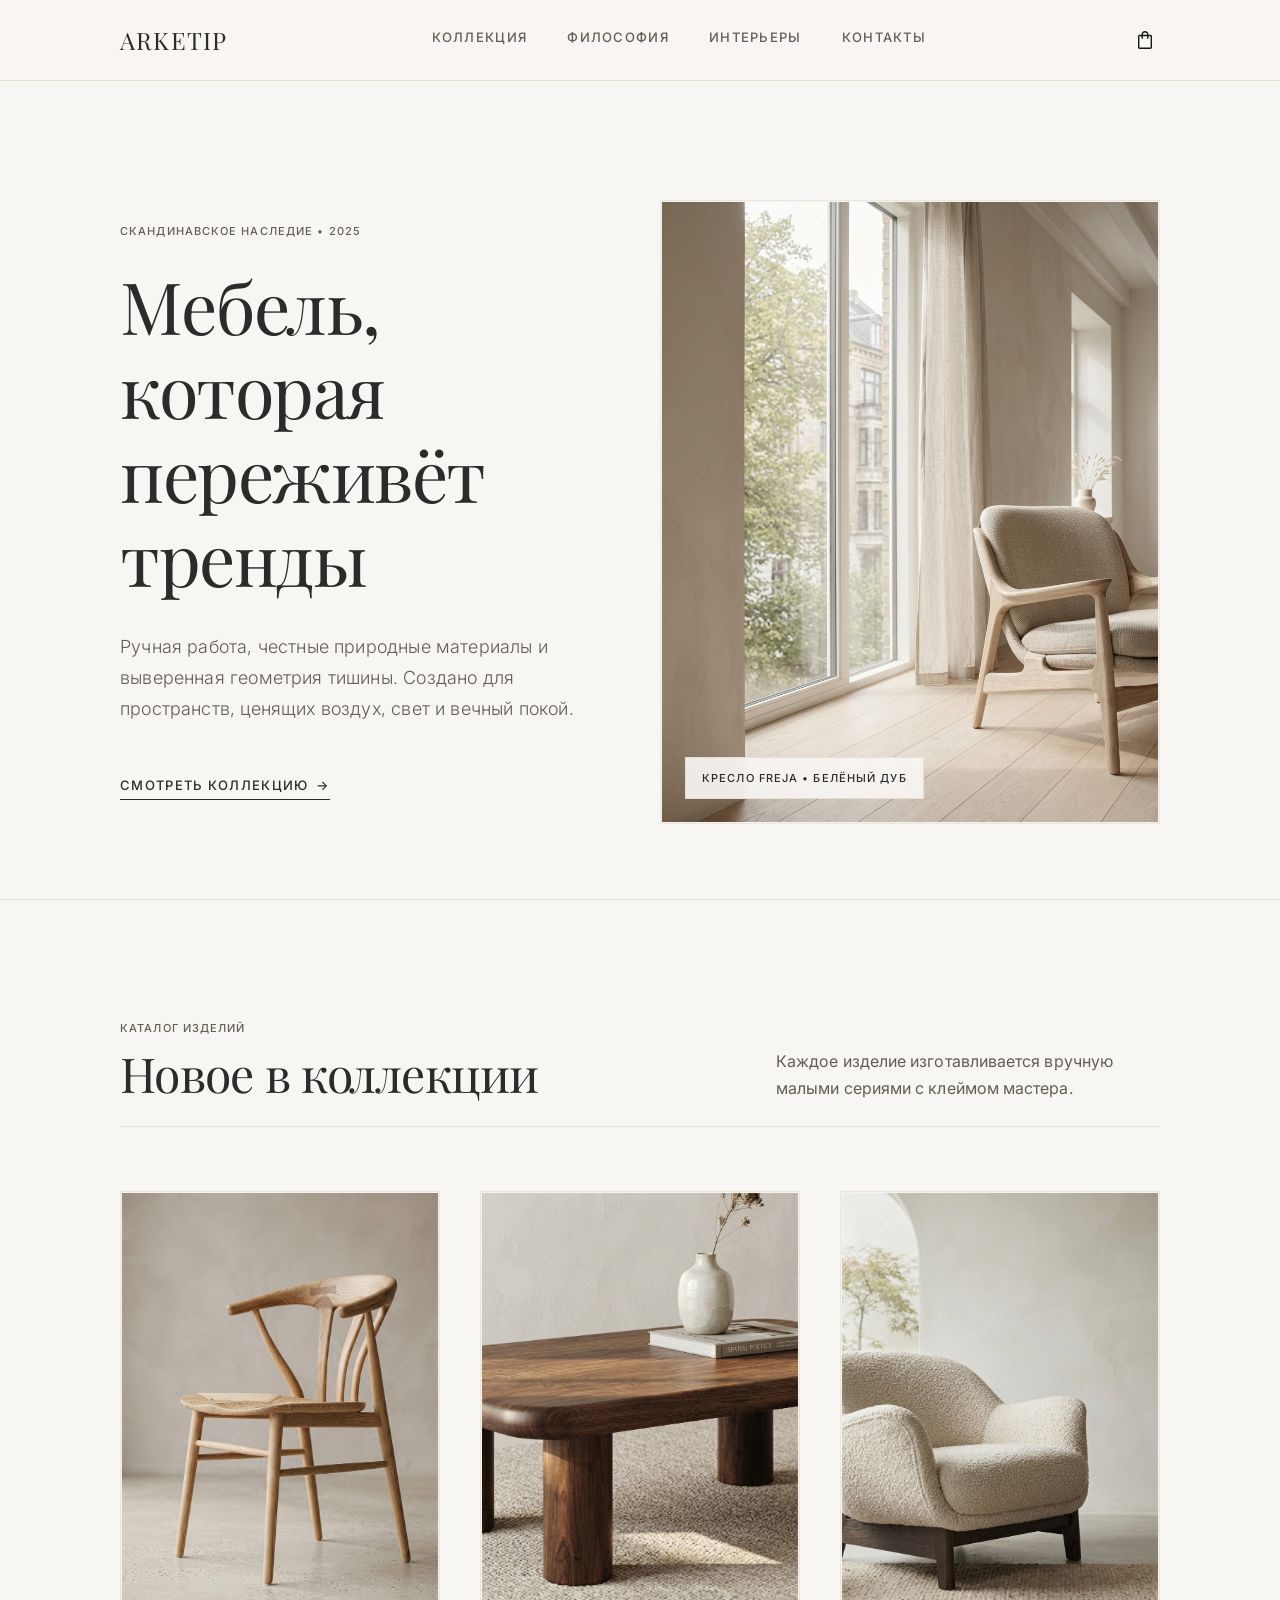
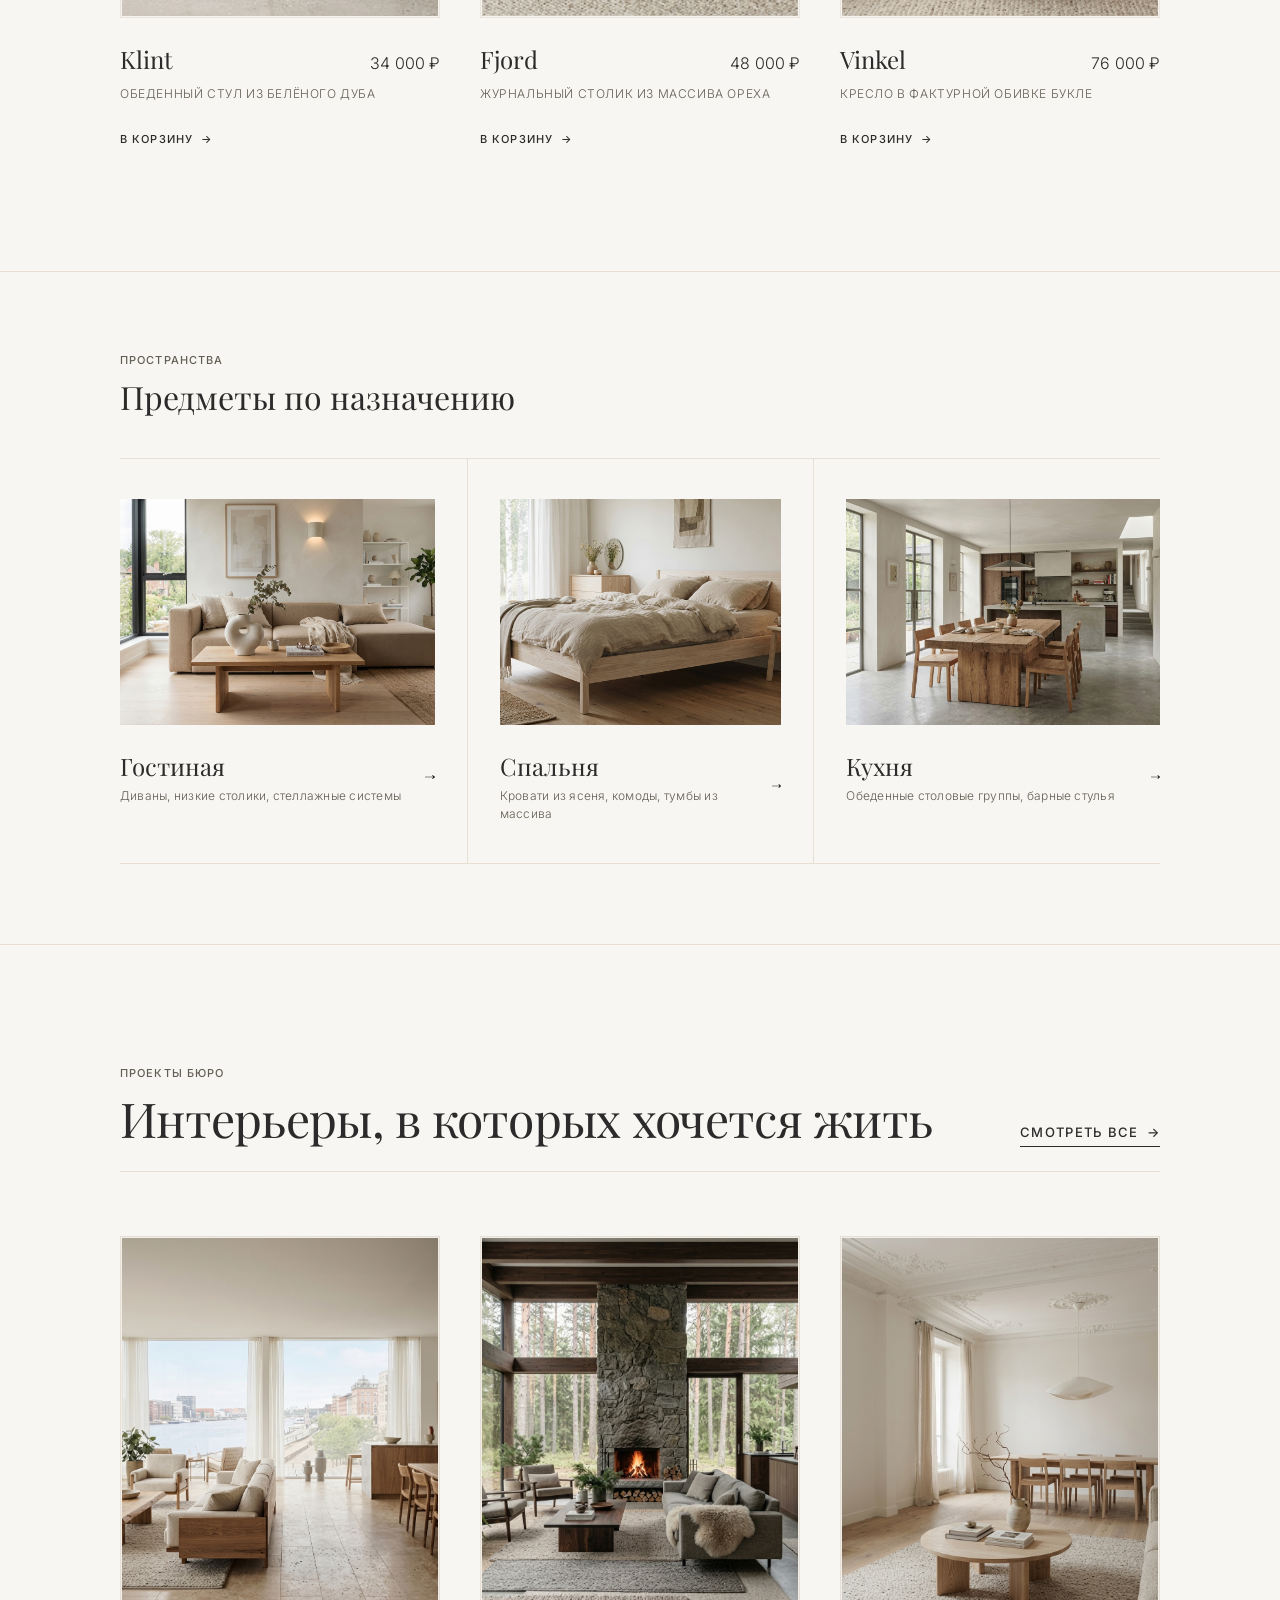
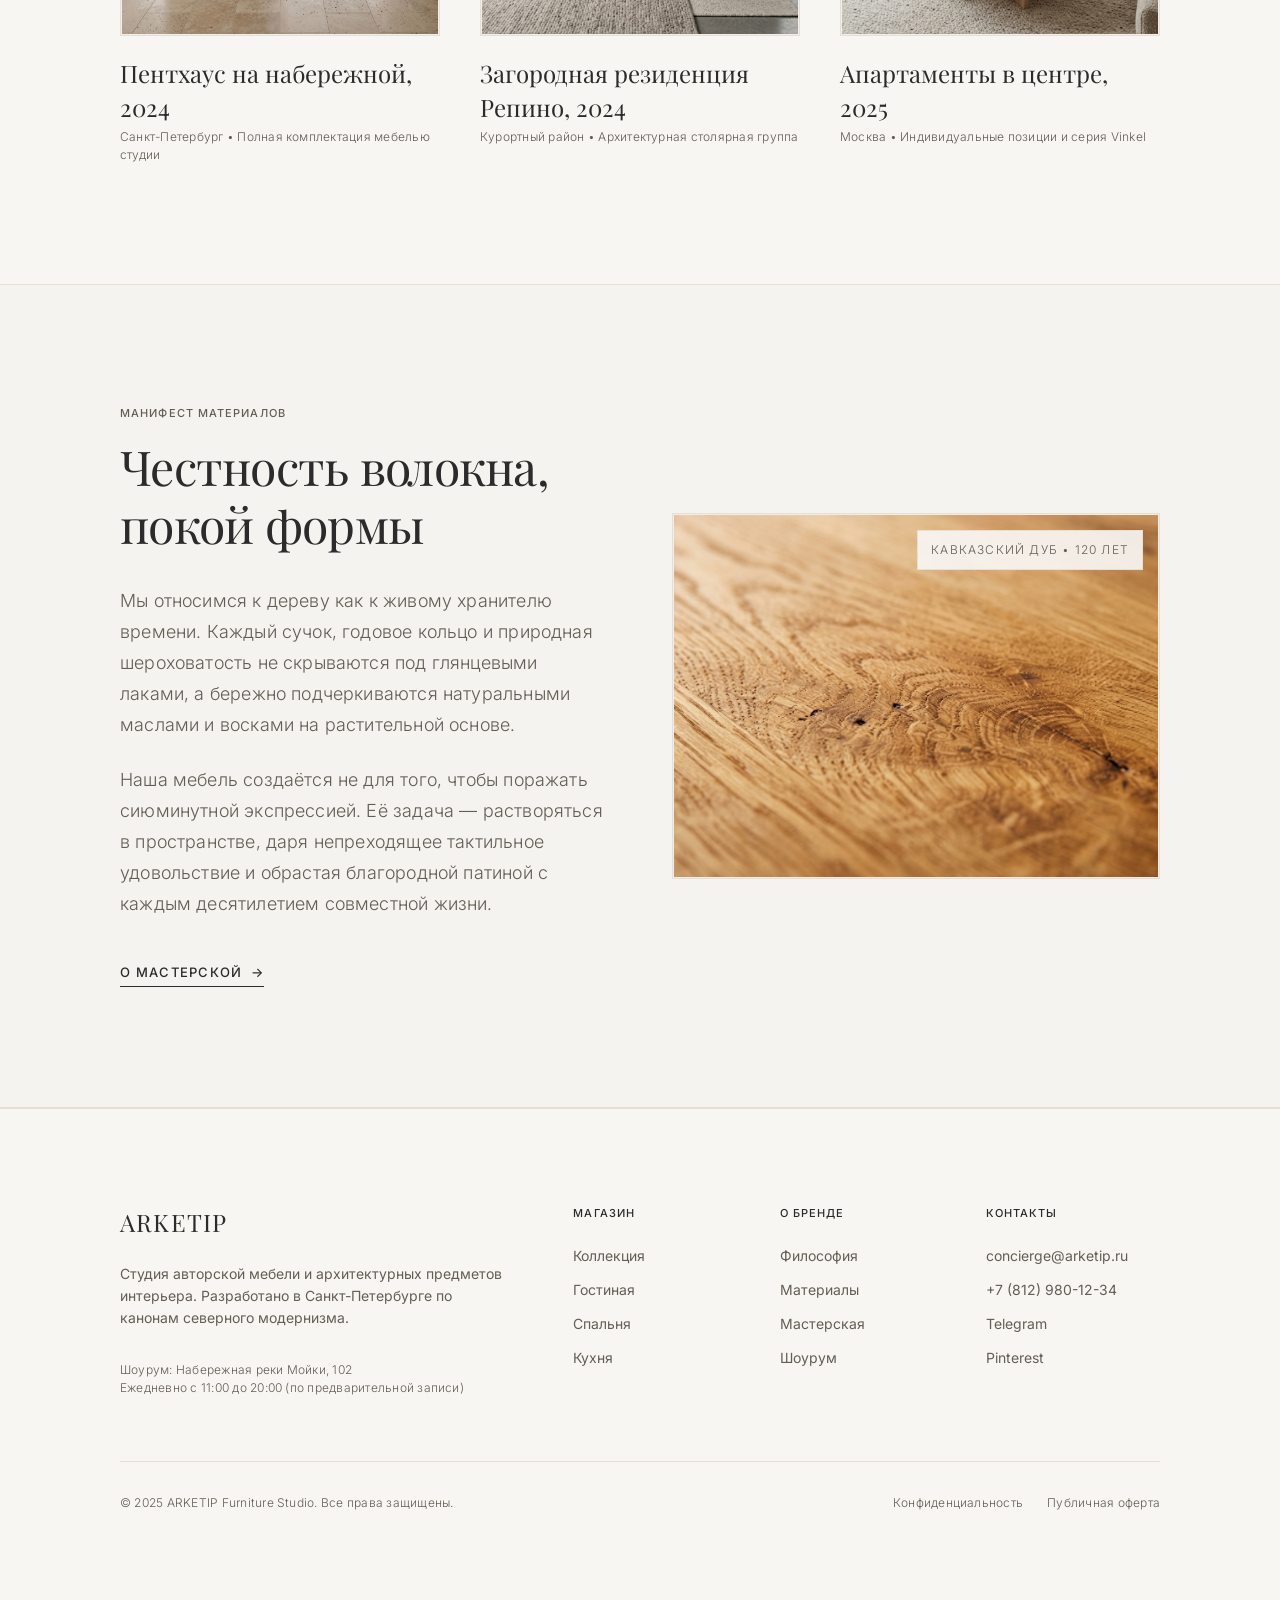
<file: index.html>
<!DOCTYPE html>
<html lang="ru">
<head>
  <meta charset="UTF-8">
  <meta name="viewport" content="width=device-width, initial-scale=1.0">
  <title>ARKETIP — студия авторской мебели</title>
  <meta name="description" content="Мебель ручной работы из натуральных материалов. Студия авторской мебели ARKETIP, Санкт-Петербург.">
  <link rel="preconnect" href="https://fonts.googleapis.com">
  <link rel="preconnect" href="https://fonts.gstatic.com" crossorigin>
  <link href="https://fonts.googleapis.com/css2?family=Inter:wght@300;400;500&family=Playfair+Display:wght@400&display=swap&subset=cyrillic" rel="stylesheet">
  <link rel="stylesheet" href="css/style.css">
</head>
<body class="page-home">

  <!-- 1. Шапка -->
  <header class="header">
    <div class="container header__inner">
      <button class="burger" type="button" aria-label="Открыть меню" aria-expanded="false" aria-controls="mobile-menu">
        <span class="burger__line"></span>
      </button>

      <a href="index.html" class="logo">ARKETIP</a>

      <nav class="nav" aria-label="Основная навигация">
        <ul class="nav__list">
          <li><a href="collection.html" class="nav__link">Коллекция</a></li>
          <li><a href="philosophy.html" class="nav__link">Философия</a></li>
          <li><a href="interiors.html" class="nav__link">Интерьеры</a></li>
          <li><a href="contacts.html" class="nav__link">Контакты</a></li>
        </ul>
      </nav>

      <a href="cart.html" class="cart-btn" aria-label="Корзина покупок">
        <img src="images/icon-bag.svg" width="13.75" height="17.42" alt="">
        <span class="cart-btn__count" hidden>0</span>
      </a>
    </div>
  </header>

  <!-- Мобильное меню -->
  <div class="mobile-menu" id="mobile-menu">
    <nav class="mobile-menu__inner" aria-label="Мобильная навигация">
      <p class="mobile-menu__label">Меню студии</p>
      <ul class="mobile-menu__list">
        <li><a href="collection.html" class="mobile-menu__link">Коллекция</a></li>
        <li><a href="#categories" class="mobile-menu__link">Категории</a></li>
        <li><a href="interiors.html" class="mobile-menu__link">Интерьеры</a></li>
        <li><a href="philosophy.html" class="mobile-menu__link">Философия</a></li>
        <li><a href="contacts.html" class="mobile-menu__link">Контакты</a></li>
      </ul>
      <div class="mobile-menu__footer">
        <address>Шоурум в Санкт-Петербурге:<br>Набережная реки Мойки, 102</address>
        <p><a href="tel:+78129801234">+7 (812) 980-12-34</a> • <a href="mailto:concierge@arketip.ru">concierge@arketip.ru</a></p>
      </div>
    </nav>
  </div>

  <main>

    <!-- 2. Hero -->
    <section class="hero">
      <div class="container hero__grid">
        <div class="hero__content">
          <p class="eyebrow">Скандинавское наследие • 2025</p>
          <h1 class="hero__title">Мебель, которая переживёт тренды</h1>
          <p class="hero__text">
            Ручная работа, честные природные материалы и выверенная геометрия тишины.
            Создано для пространств, ценящих воздух, свет и вечный покой.
          </p>
          <a href="collection.html" class="link-arrow">Смотреть коллекцию <span aria-hidden="true">→</span></a>
        </div>

        <figure class="hero__visual">
          <img src="images/hero-freja.jpg" alt="Кресло Freja из белёного дуба в светлом интерьере">
          <figcaption class="hero__caption">Кресло Freja • Белёный дуб</figcaption>
        </figure>
      </div>
    </section>

    <!-- 3. Новинки -->
    <section class="section products">
      <div class="container">
        <div class="section-head">
          <div>
            <p class="eyebrow">Каталог изделий</p>
            <h2 class="section-title">Новое в коллекции</h2>
          </div>
          <p class="section-head__text">
            Каждое изделие изготавливается вручную малыми сериями с клеймом мастера.
          </p>
          <p class="products__counter" aria-hidden="true"><span data-products-current>01</span> / <span data-products-total>03</span></p>
        </div>

        <div class="products__grid">
          <article class="product-card" data-product="klint">
            <div class="product-card__image">
              <img src="images/Gemini_Generated_Image_ycqzouycqzouycqz.jpg" alt="Обеденный стул Klint из белёного дуба" loading="lazy">
              <span class="product-card__badge">Дуб</span>
            </div>
            <div class="product-card__head">
              <h3 class="product-card__title">Klint</h3>
              <p class="product-card__price">34 000 ₽</p>
            </div>
            <p class="product-card__desc">Обеденный стул из белёного дуба</p>
            <button class="product-card__cart" type="button">В корзину <span aria-hidden="true">→</span></button>
          </article>

          <article class="product-card" data-product="fjord">
            <div class="product-card__image">
              <img src="images/Gemini_Generated_Image_w0w4o5w0w4o5w0w4.jpg" alt="Журнальный столик Fjord из массива ореха" loading="lazy">
              <span class="product-card__badge">Орех</span>
            </div>
            <div class="product-card__head">
              <h3 class="product-card__title">Fjord</h3>
              <p class="product-card__price">48 000 ₽</p>
            </div>
            <p class="product-card__desc">Журнальный столик из массива ореха</p>
            <button class="product-card__cart" type="button">В корзину <span aria-hidden="true">→</span></button>
          </article>

          <article class="product-card" data-product="vinkel">
            <div class="product-card__image">
              <img src="images/Gemini_Generated_Image_vnhmacvnhmacvnhm.jpg" alt="Кресло Vinkel в фактурной обивке букле" loading="lazy">
              <span class="product-card__badge">Букле</span>
            </div>
            <div class="product-card__head">
              <h3 class="product-card__title">Vinkel</h3>
              <p class="product-card__price">76 000 ₽</p>
            </div>
            <p class="product-card__desc">Кресло в фактурной обивке букле</p>
            <button class="product-card__cart" type="button">В корзину <span aria-hidden="true">→</span></button>
          </article>
        </div>
      </div>
    </section>

    <!-- 4. Категории -->
    <section class="categories" id="categories">
      <div class="container categories__inner">
        <div>
          <p class="eyebrow">Пространства</p>
          <h2 class="categories__title">Предметы по назначению</h2>
        </div>

        <div class="categories__list">
          <a href="living.html" class="category">
            <div class="category__image">
              <img src="images/Gemini_Generated_Image_fzl0hifzl0hifzl0.jpg" alt="Гостиная с мебелью ARKETIP" loading="lazy">
            </div>
            <div class="category__info">
              <div>
                <h3 class="category__title">Гостиная</h3>
                <p class="category__desc">Диваны, низкие столики, стеллажные системы</p>
              </div>
              <img src="images/icon-arrow.svg" width="9.47" height="3.75" alt="" class="category__arrow">
            </div>
          </a>

          <a href="bedroom.html" class="category">
            <div class="category__image">
              <img src="images/Gemini_Generated_Image_sxj0blsxj0blsxj0.jpg" alt="Спальня с кроватью из ясеня" loading="lazy">
            </div>
            <div class="category__info">
              <div>
                <h3 class="category__title">Спальня</h3>
                <p class="category__desc">Кровати из ясеня, комоды, тумбы из массива</p>
              </div>
              <img src="images/icon-arrow.svg" width="9.47" height="3.75" alt="" class="category__arrow">
            </div>
          </a>

          <a href="kitchen.html" class="category">
            <div class="category__image">
              <img src="images/Gemini_Generated_Image_7ixsaz7ixsaz7ixs.jpg" alt="Кухня с обеденной группой" loading="lazy">
            </div>
            <div class="category__info">
              <div>
                <h3 class="category__title">Кухня</h3>
                <p class="category__desc">Обеденные столовые группы, барные стулья</p>
              </div>
              <img src="images/icon-arrow.svg" width="9.47" height="3.75" alt="" class="category__arrow">
            </div>
          </a>
        </div>
      </div>
    </section>

    <!-- 5. Интерьеры -->
    <section class="section interiors">
      <div class="container">
        <div class="section-head">
          <div>
            <p class="eyebrow">Проекты бюро</p>
            <h2 class="section-title">Интерьеры, в которых хочется жить</h2>
          </div>
          <a href="interiors.html" class="link-arrow interiors__head-link">Смотреть все <span aria-hidden="true">→</span></a>
        </div>

        <div class="interiors__grid">
          <article class="project">
            <div class="project__image">
              <img src="images/Gemini_Generated_Image_umusj2umusj2umus.jpg" alt="Пентхаус на набережной" loading="lazy">
            </div>
            <h3 class="project__title">Пентхаус на набережной<span class="project__year">2024</span></h3>
            <p class="project__desc">Санкт-Петербург • Полная комплектация мебелью студии</p>
          </article>

          <article class="project">
            <div class="project__image">
              <img src="images/Gemini_Generated_Image_oryfvhoryfvhoryf.jpg" alt="Загородная резиденция в Репино" loading="lazy">
            </div>
            <h3 class="project__title">Загородная резиденция Репино<span class="project__year">2024</span></h3>
            <p class="project__desc">Курортный район • Архитектурная столярная группа</p>
          </article>

          <article class="project">
            <div class="project__image">
              <img src="images/Gemini_Generated_Image_7k0d9c7k0d9c7k0d.jpg" alt="Апартаменты в центре Москвы" loading="lazy">
            </div>
            <h3 class="project__title">Апартаменты в центре<span class="project__year">2025</span></h3>
            <p class="project__desc">Москва • Индивидуальные позиции и серия Vinkel</p>
          </article>
        </div>

        <a href="interiors.html" class="link-arrow interiors__more">Смотреть все <span aria-hidden="true">→</span></a>
      </div>
    </section>

    <!-- 6. Философия -->
    <section class="section philosophy">
      <div class="container philosophy__grid">
        <div class="philosophy__content">
          <p class="eyebrow">Манифест материалов</p>
          <h2 class="section-title philosophy__title">Честность волокна, покой формы</h2>
          <div class="philosophy__text">
            <p>
              Мы относимся к дереву как к живому хранителю времени. Каждый сучок, годовое кольцо
              и природная шероховатость не скрываются под глянцевыми лаками, а бережно подчеркиваются
              натуральными маслами и восками на растительной основе.
            </p>
            <p>
              Наша мебель создаётся не для того, чтобы поражать сиюминутной экспрессией. Её задача —
              растворяться в пространстве, даря непреходящее тактильное удовольствие и обрастая
              благородной патиной с каждым десятилетием совместной жизни.
            </p>
          </div>
          <a href="philosophy.html" class="link-arrow">О мастерской <span aria-hidden="true">→</span></a>
        </div>

        <figure class="philosophy__visual">
          <img src="images/Gemini_Generated_Image_p06kqtp06kqtp06k.jpg" alt="Текстура кавказского дуба крупным планом" loading="lazy">
          <figcaption class="philosophy__badge">Кавказский дуб • 120 лет</figcaption>
        </figure>
      </div>
    </section>

    <!-- 7. Ключевые факты (мобильная версия) -->
    <section class="facts" aria-label="Ключевые факты">
      <dl class="container facts__grid">
        <div class="facts__item">
          <dt class="facts__label">Материалы</dt>
          <dd class="facts__value">100% массив</dd>
        </div>
        <div class="facts__item">
          <dt class="facts__label">Покрытие</dt>
          <dd class="facts__value">Масла и воск</dd>
        </div>
        <div class="facts__item">
          <dt class="facts__label">Гарантия</dt>
          <dd class="facts__value">15 лет на каркас</dd>
        </div>
        <div class="facts__item">
          <dt class="facts__label">Производство</dt>
          <dd class="facts__value">Санкт-Петербург</dd>
        </div>
      </dl>
    </section>

  </main>

  <!-- 8. Подвал -->
  <footer class="footer">
    <div class="container">
      <div class="footer__grid">
        <div class="footer__brand">
          <a href="index.html" class="logo">ARKETIP</a>
          <p class="footer__about">
            Студия авторской мебели и архитектурных предметов интерьера.
            Разработано в Санкт-Петербурге по канонам северного модернизма.
          </p>
          <address class="footer__address">
            Шоурум: Набережная реки Мойки, 102<br>
            Ежедневно с 11:00 до 20:00 (по предварительной записи)
          </address>
        </div>

        <nav class="footer__nav" aria-label="Навигация в подвале">
          <div class="footer__col">
            <h4 class="footer__heading">Магазин</h4>
            <ul class="footer__list">
              <li><a href="collection.html">Коллекция</a></li>
              <li><a href="living.html">Гостиная</a></li>
              <li><a href="bedroom.html">Спальня</a></li>
              <li><a href="kitchen.html">Кухня</a></li>
            </ul>
          </div>
          <div class="footer__col">
            <h4 class="footer__heading">О бренде</h4>
            <ul class="footer__list">
              <li><a href="philosophy.html">Философия</a></li>
              <li><a href="philosophy.html#materials">Материалы</a></li>
              <li><a href="philosophy.html#workshop">Мастерская</a></li>
              <li><a href="contacts.html#showroom">Шоурум</a></li>
            </ul>
          </div>
          <div class="footer__col">
            <h4 class="footer__heading">Контакты</h4>
            <ul class="footer__list">
              <li><a href="mailto:concierge@arketip.ru">concierge@arketip.ru</a></li>
              <li><a href="tel:+78129801234">+7 (812) 980-12-34</a></li>
              <li><a href="#">Telegram</a></li>
              <li><a href="#">Pinterest</a></li>
            </ul>
          </div>
        </nav>
      </div>

      <div class="footer__bottom">
        <p>© 2025 ARKETIP Furniture Studio. Все права защищены.</p>
        <ul class="footer__legal">
          <li><a href="#">Конфиденциальность</a></li>
          <li><a href="#">Публичная оферта</a></li>
        </ul>
      </div>
    </div>
  </footer>

  <script src="js/script.js"></script>
</body>
</html>
</file>
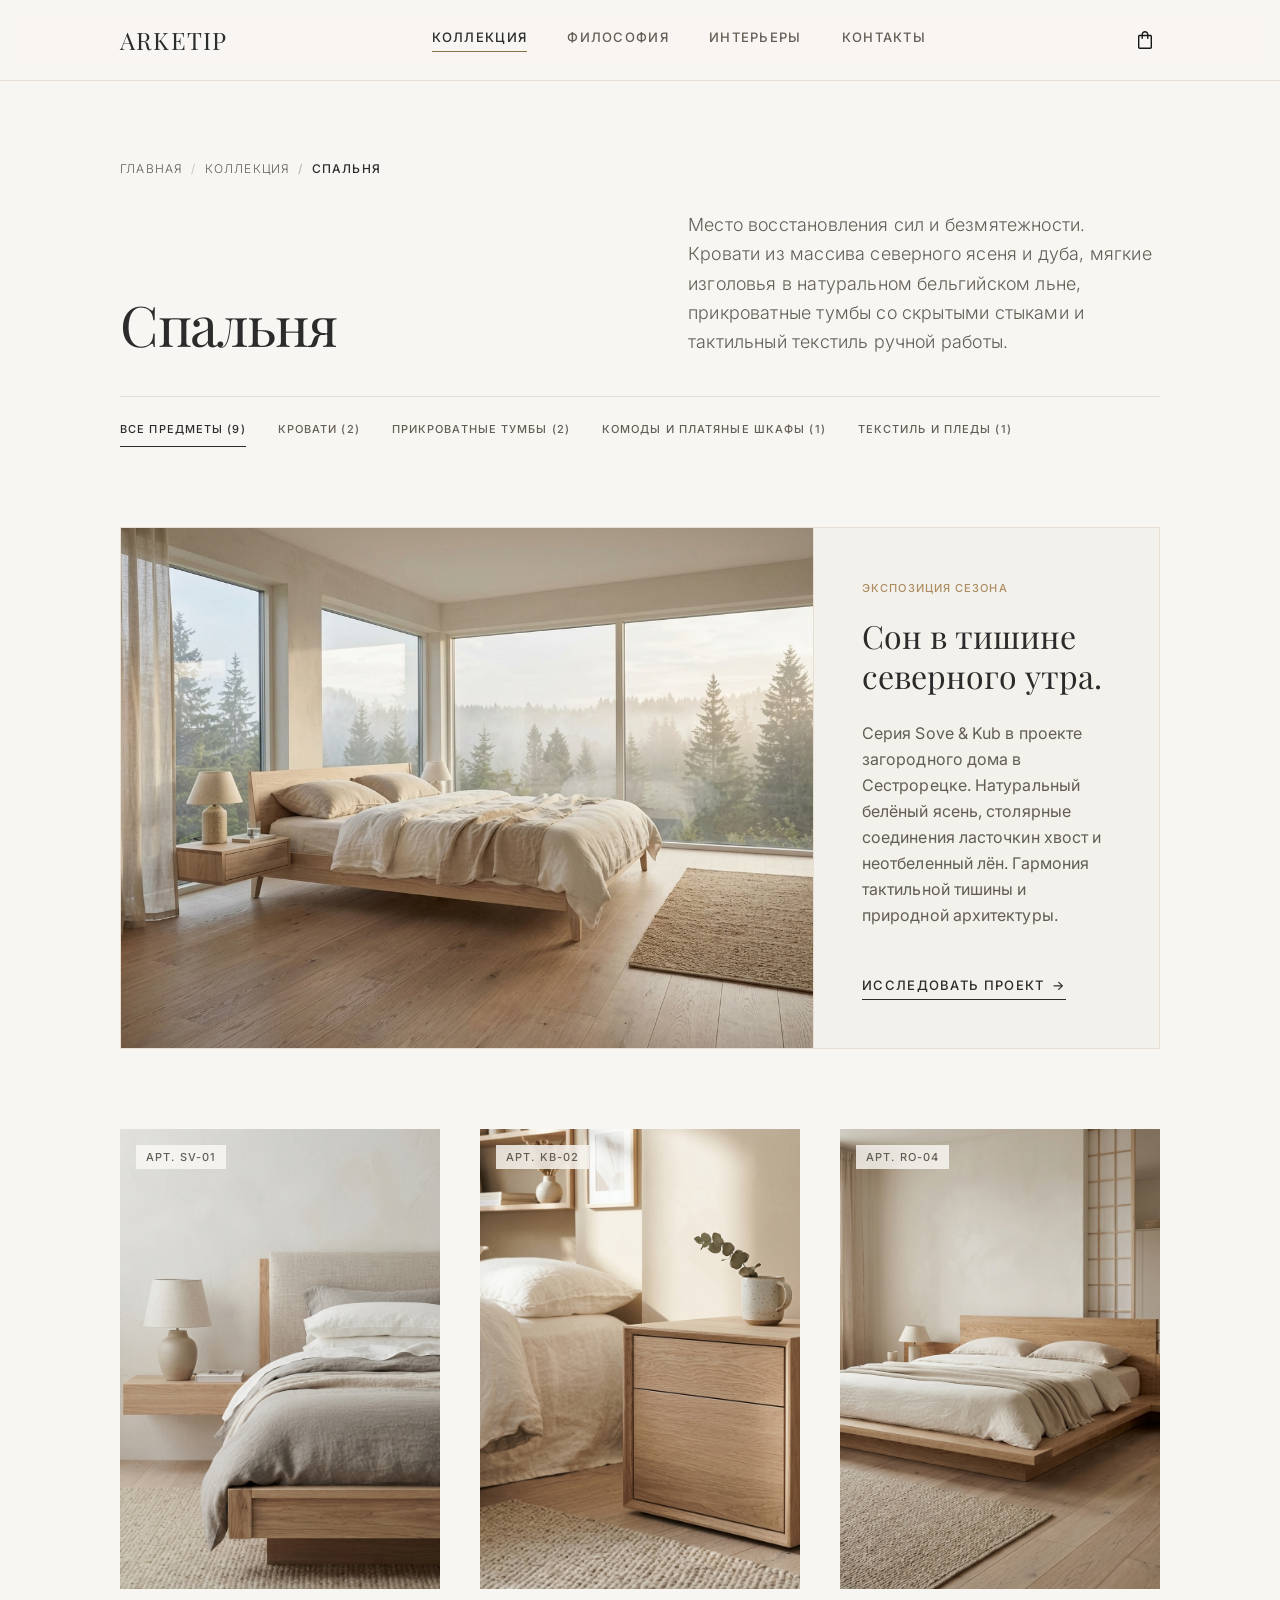
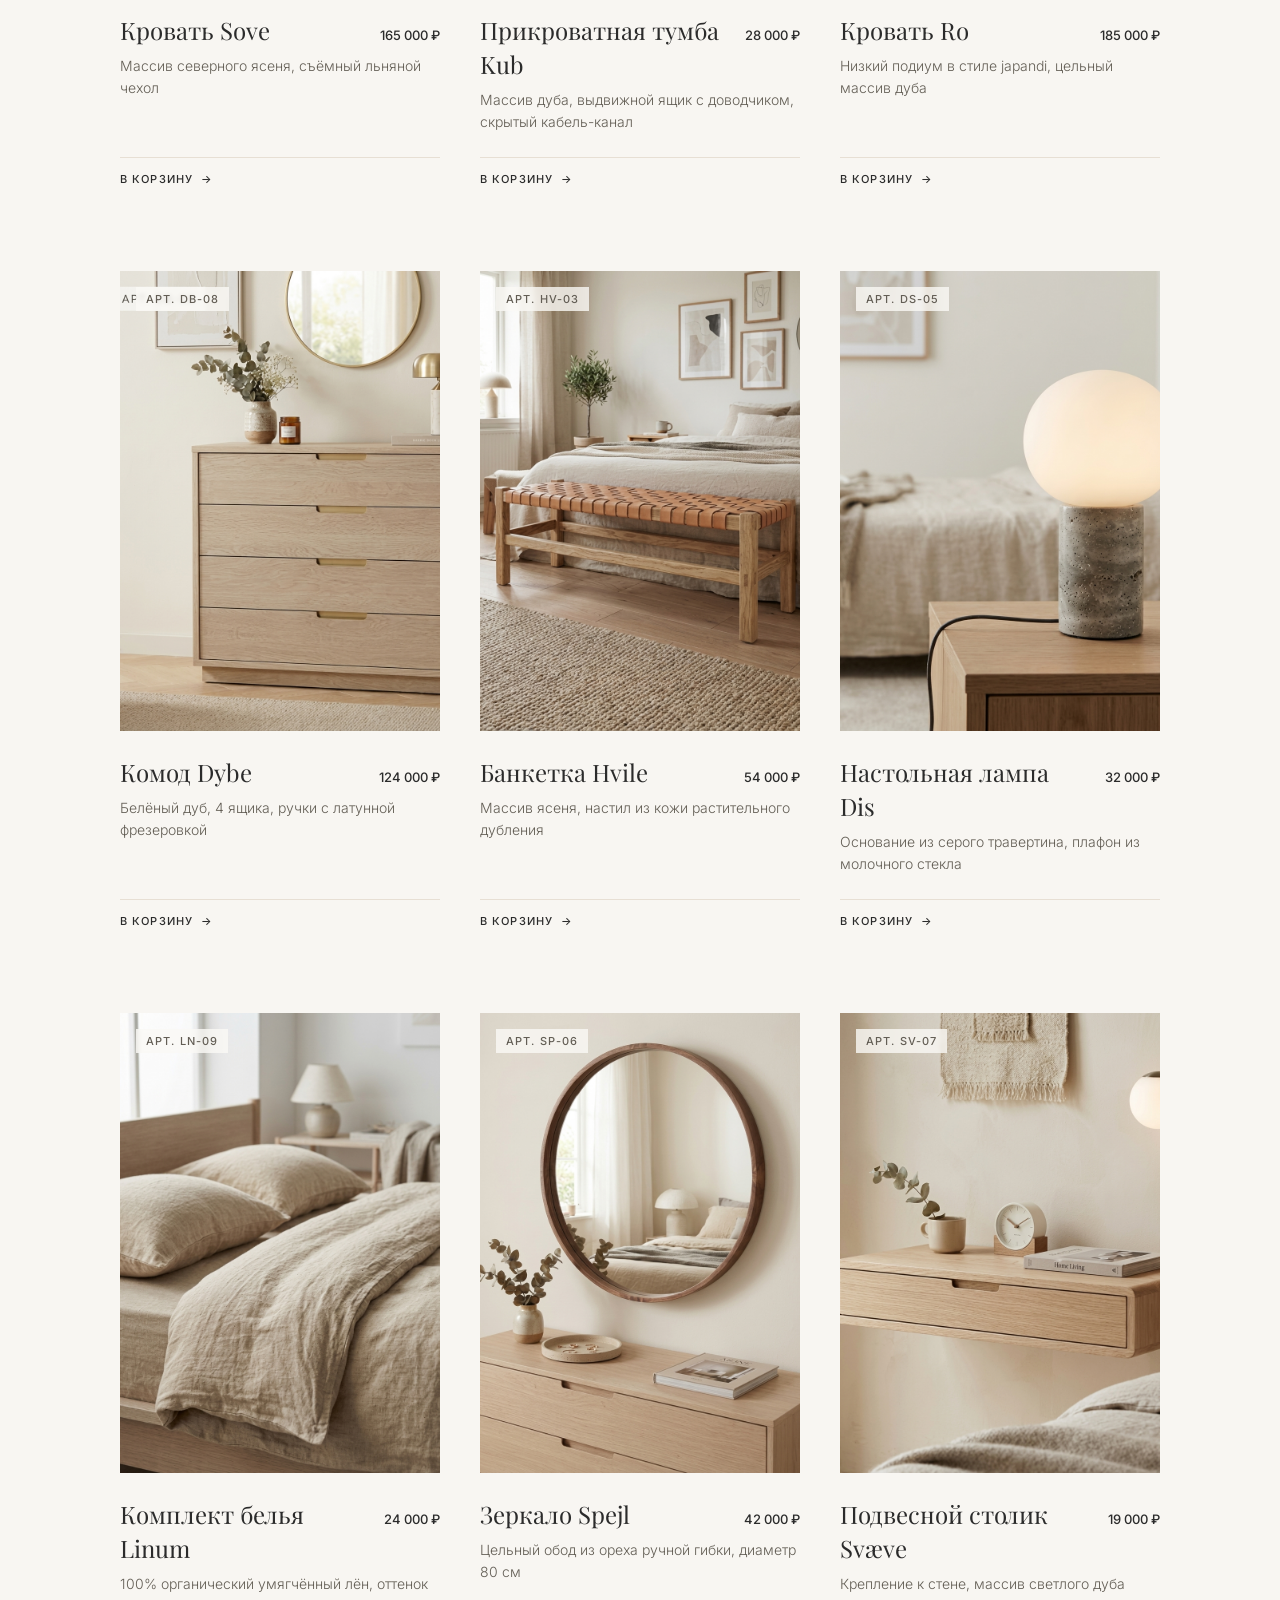
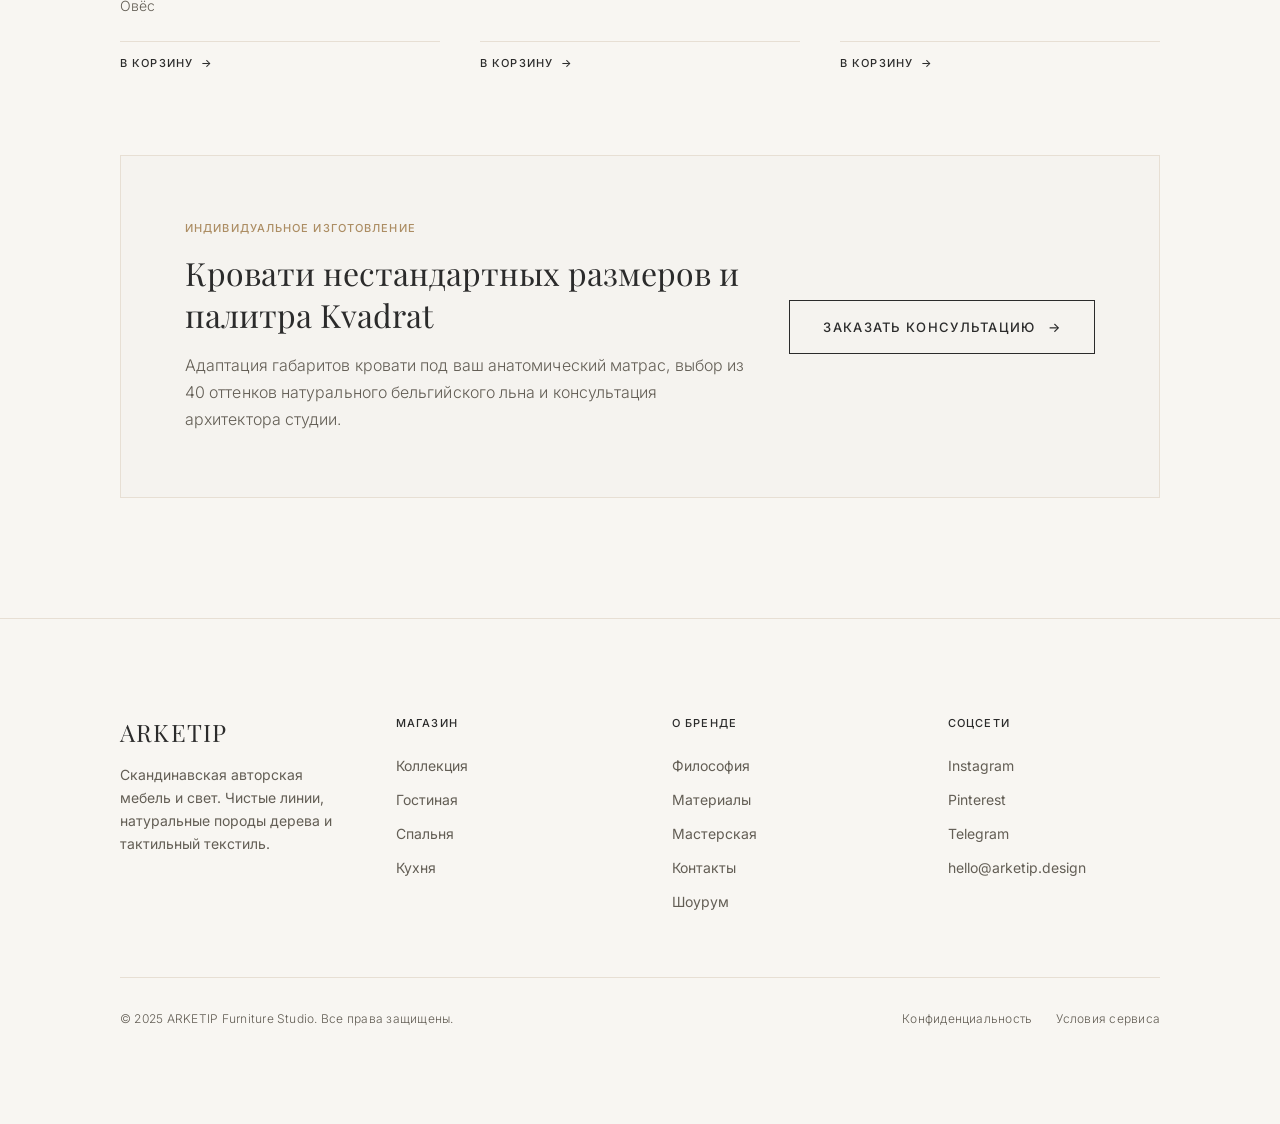
<file: bedroom.html>
<!DOCTYPE html>
<html lang="ru">
<head>
  <meta charset="UTF-8">
  <meta name="viewport" content="width=device-width, initial-scale=1.0">
  <title>Спальня — Коллекция | ARKETIP</title>
  <meta name="description" content="Мебель ARKETIP для спальни: кровати из массива ясеня и дуба, прикроватные тумбы, комоды и текстиль из натурального льна.">
  <link rel="preconnect" href="https://fonts.googleapis.com">
  <link rel="preconnect" href="https://fonts.gstatic.com" crossorigin>
  <link href="https://fonts.googleapis.com/css2?family=Inter:wght@300;400;500&family=Playfair+Display:wght@400&display=swap&subset=cyrillic" rel="stylesheet">
  <link rel="stylesheet" href="css/style.css">
</head>
<body>

  <!-- 1. Шапка -->
  <header class="header">
    <div class="container header__inner">
      <button class="burger" type="button" aria-label="Открыть меню" aria-expanded="false" aria-controls="mobile-menu">
        <span class="burger__line"></span>
      </button>

      <a href="index.html" class="logo">ARKETIP</a>

      <nav class="nav" aria-label="Основная навигация">
        <ul class="nav__list">
          <li><a href="collection.html" class="nav__link nav__link--active">Коллекция</a></li>
          <li><a href="philosophy.html" class="nav__link">Философия</a></li>
          <li><a href="interiors.html" class="nav__link">Интерьеры</a></li>
          <li><a href="contacts.html" class="nav__link">Контакты</a></li>
        </ul>
      </nav>

      <a href="cart.html" class="cart-btn" aria-label="Корзина покупок">
        <img src="images/icon-bag.svg" width="13.75" height="17.42" alt="">
        <span class="cart-btn__count" hidden>0</span>
      </a>
    </div>
  </header>

  <!-- Мобильное меню -->
  <div class="mobile-menu" id="mobile-menu">
    <nav class="mobile-menu__inner" aria-label="Мобильная навигация">
      <p class="mobile-menu__label">Меню студии</p>
      <ul class="mobile-menu__list">
        <li><a href="collection.html" class="mobile-menu__link mobile-menu__link--active" aria-current="page">Коллекция</a></li>
        <li><a href="index.html#categories" class="mobile-menu__link">Категории</a></li>
        <li><a href="interiors.html" class="mobile-menu__link">Интерьеры</a></li>
        <li><a href="philosophy.html" class="mobile-menu__link">Философия</a></li>
        <li><a href="contacts.html" class="mobile-menu__link">Контакты</a></li>
      </ul>
      <div class="mobile-menu__footer">
        <address>Шоурум в Санкт-Петербурге:<br>Набережная реки Мойки, 102</address>
        <p><a href="tel:+78129801234">+7 (812) 980-12-34</a> • <a href="mailto:concierge@arketip.ru">concierge@arketip.ru</a></p>
      </div>
    </nav>
  </div>

  <main class="catalog room">
    <div class="catalog__inner">

      <!-- 2. Хлебные крошки, заголовок и фильтры -->
      <section class="room__intro">
        <nav class="breadcrumbs" aria-label="Хлебные крошки">
          <ol class="breadcrumbs__list">
            <li><a href="index.html">Главная</a></li>
            <li><a href="collection.html">Коллекция</a></li>
            <li aria-current="page">Спальня</li>
          </ol>
        </nav>

        <div class="room__head">
          <h1 class="catalog__title">Спальня</h1>
          <p class="room__text">
            Место восстановления сил и безмятежности. Кровати из массива северного ясеня и дуба,
            мягкие изголовья в натуральном бельгийском льне, прикроватные тумбы со скрытыми
            стыками и тактильный текстиль ручной работы.
          </p>
        </div>

        <div class="filters filters--compact" role="group" aria-label="Фильтр по типу мебели">
          <button class="filters__btn filters__btn--active" type="button" data-filter="all" aria-pressed="true">Все предметы (<span data-count>9</span>)</button>
          <button class="filters__btn" type="button" data-filter="beds" aria-pressed="false">Кровати (<span data-count>2</span>)</button>
          <button class="filters__btn" type="button" data-filter="nightstands" aria-pressed="false">Прикроватные тумбы (<span data-count>2</span>)</button>
          <button class="filters__btn" type="button" data-filter="storage" aria-pressed="false">Комоды и платяные шкафы (<span data-count>1</span>)</button>
          <button class="filters__btn" type="button" data-filter="textiles" aria-pressed="false">Текстиль и пледы (<span data-count>1</span>)</button>
        </div>
      </section>

      <!-- 3. Экспозиция сезона -->
      <section class="feature" aria-labelledby="feature-title">
        <div class="feature__image">
          <img src="images/bedroom/banner.jpg" alt="Спальня загородного дома с мебелью серии Sove и Kub" loading="lazy">
        </div>
        <div class="feature__content">
          <div>
            <p class="feature__eyebrow">Экспозиция сезона</p>
            <h2 class="feature__title" id="feature-title">Сон в тишине северного утра.</h2>
            <p class="feature__text">
              Серия Sove &amp; Kub в проекте загородного дома в Сестрорецке. Натуральный белёный ясень,
              столярные соединения ласточкин хвост и неотбеленный лён. Гармония тактильной тишины
              и природной архитектуры.
            </p>
          </div>
          <a href="interiors.html" class="link-arrow">Исследовать проект <span aria-hidden="true">→</span></a>
        </div>
      </section>

      <!-- 4. Каталог -->
      <section class="catalog__grid" aria-label="Товары для спальни">
          <article class="catalog-card catalog-card--badged" data-product="sove" data-category="beds">
            <div class="catalog-card__image">
              <img src="images/collection/item-6.jpg" alt="Кровать Sove" loading="lazy">
              <span class="catalog-card__badge">Арт. SV-01</span>
            </div>
            <div class="catalog-card__head">
              <h2 class="catalog-card__title">Кровать Sove</h2>
              <p class="catalog-card__price">165 000 ₽</p>
            </div>
            <p class="catalog-card__desc">Массив северного ясеня, съёмный льняной чехол</p>
            <div class="catalog-card__footer">
              <button class="product-card__cart" type="button">В корзину <span aria-hidden="true">→</span></button>
            </div>
          </article>
          <article class="catalog-card catalog-card--badged" data-product="kub" data-category="nightstands">
            <div class="catalog-card__image">
              <img src="images/collection/item-7.jpg" alt="Прикроватная тумба Kub" loading="lazy">
              <span class="catalog-card__badge">Арт. KB-02</span>
            </div>
            <div class="catalog-card__head">
              <h2 class="catalog-card__title">Прикроватная тумба Kub</h2>
              <p class="catalog-card__price">28 000 ₽</p>
            </div>
            <p class="catalog-card__desc">Массив дуба, выдвижной ящик с доводчиком, скрытый кабель-канал</p>
            <div class="catalog-card__footer">
              <button class="product-card__cart" type="button">В корзину <span aria-hidden="true">→</span></button>
            </div>
          </article>
          <article class="catalog-card catalog-card--badged" data-product="ro" data-category="beds">
            <div class="catalog-card__image">
              <img src="images/bedroom/ro.jpg" alt="Кровать Ro" loading="lazy">
              <span class="catalog-card__badge">Арт. RO-04</span>
            </div>
            <div class="catalog-card__head">
              <h2 class="catalog-card__title">Кровать Ro</h2>
              <p class="catalog-card__price">185 000 ₽</p>
            </div>
            <p class="catalog-card__desc">Низкий подиум в стиле japandi, цельный массив дуба</p>
            <div class="catalog-card__footer">
              <button class="product-card__cart" type="button">В корзину <span aria-hidden="true">→</span></button>
            </div>
          </article>
          <article class="catalog-card catalog-card--badged" data-product="dybe" data-category="storage">
            <div class="catalog-card__image">
              <img src="images/bedroom/dybe.jpg" alt="Комод Dybe" loading="lazy">
              <span class="catalog-card__badge">Арт. DB-08</span>
            </div>
            <div class="catalog-card__head">
              <h2 class="catalog-card__title">Комод Dybe</h2>
              <p class="catalog-card__price">124 000 ₽</p>
            </div>
            <p class="catalog-card__desc">Белёный дуб, 4 ящика, ручки с латунной фрезеровкой</p>
            <div class="catalog-card__footer">
              <button class="product-card__cart" type="button">В корзину <span aria-hidden="true">→</span></button>
            </div>
          </article>
          <article class="catalog-card catalog-card--badged" data-product="hvile" data-category="benches">
            <div class="catalog-card__image">
              <img src="images/bedroom/hvile.jpg" alt="Банкетка Hvile" loading="lazy">
              <span class="catalog-card__badge">Арт. HV-03</span>
            </div>
            <div class="catalog-card__head">
              <h2 class="catalog-card__title">Банкетка Hvile</h2>
              <p class="catalog-card__price">54 000 ₽</p>
            </div>
            <p class="catalog-card__desc">Массив ясеня, настил из кожи растительного дубления</p>
            <div class="catalog-card__footer">
              <button class="product-card__cart" type="button">В корзину <span aria-hidden="true">→</span></button>
            </div>
          </article>
          <article class="catalog-card catalog-card--badged" data-product="dis" data-category="lighting">
            <div class="catalog-card__image">
              <img src="images/bedroom/dis.jpg" alt="Настольная лампа Dis" loading="lazy">
              <span class="catalog-card__badge">Арт. DS-05</span>
            </div>
            <div class="catalog-card__head">
              <h2 class="catalog-card__title">Настольная лампа Dis</h2>
              <p class="catalog-card__price">32 000 ₽</p>
            </div>
            <p class="catalog-card__desc">Основание из серого травертина, плафон из молочного стекла</p>
            <div class="catalog-card__footer">
              <button class="product-card__cart" type="button">В корзину <span aria-hidden="true">→</span></button>
            </div>
          </article>
          <article class="catalog-card catalog-card--badged" data-product="linum" data-category="textiles">
            <div class="catalog-card__image">
              <img src="images/bedroom/linum.jpg" alt="Комплект белья Linum" loading="lazy">
              <span class="catalog-card__badge">Арт. LN-09</span>
            </div>
            <div class="catalog-card__head">
              <h2 class="catalog-card__title">Комплект белья Linum</h2>
              <p class="catalog-card__price">24 000 ₽</p>
            </div>
            <p class="catalog-card__desc">100% органический умягчённый лён, оттенок Овёс</p>
            <div class="catalog-card__footer">
              <button class="product-card__cart" type="button">В корзину <span aria-hidden="true">→</span></button>
            </div>
          </article>
          <article class="catalog-card catalog-card--badged" data-product="spejl" data-category="decor">
            <div class="catalog-card__image">
              <img src="images/bedroom/spejl.jpg" alt="Зеркало Spejl" loading="lazy">
              <span class="catalog-card__badge">Арт. SP-06</span>
            </div>
            <div class="catalog-card__head">
              <h2 class="catalog-card__title">Зеркало Spejl</h2>
              <p class="catalog-card__price">42 000 ₽</p>
            </div>
            <p class="catalog-card__desc">Цельный обод из ореха ручной гибки, диаметр 80 см</p>
            <div class="catalog-card__footer">
              <button class="product-card__cart" type="button">В корзину <span aria-hidden="true">→</span></button>
            </div>
          </article>
          <article class="catalog-card catalog-card--badged" data-product="svaeve" data-category="nightstands">
            <div class="catalog-card__image">
              <img src="images/bedroom/svaeve.jpg" alt="Подвесной столик Svæve" loading="lazy">
              <span class="catalog-card__badge">Арт. SV-07</span>
            </div>
            <div class="catalog-card__head">
              <h2 class="catalog-card__title">Подвесной столик Svæve</h2>
              <p class="catalog-card__price">19 000 ₽</p>
            </div>
            <p class="catalog-card__desc">Крепление к стене, массив светлого дуба</p>
            <div class="catalog-card__footer">
              <button class="product-card__cart" type="button">В корзину <span aria-hidden="true">→</span></button>
            </div>
          </article>
      </section>

      <!-- 5. Индивидуальное изготовление -->
      <section class="custom-order" aria-labelledby="custom-order-title">
        <div class="custom-order__content">
          <p class="feature__eyebrow">Индивидуальное изготовление</p>
          <h2 class="custom-order__title" id="custom-order-title">Кровати нестандартных размеров и палитра Kvadrat</h2>
          <p class="custom-order__text">
            Адаптация габаритов кровати под ваш анатомический матрас, выбор из 40 оттенков
            натурального бельгийского льна и консультация архитектора студии.
          </p>
        </div>
        <a href="contacts.html" class="custom-order__btn">Заказать консультацию <span aria-hidden="true">→</span></a>
      </section>

    </div>
  </main>

  <!-- 5. Подвал -->
  <footer class="footer">
    <div class="container">
      <div class="footer__grid footer__grid--even">
        <div class="footer__brand footer__brand--compact">
          <a href="index.html" class="logo">ARKETIP</a>
          <p class="footer__about">
            Скандинавская авторская мебель и свет. Чистые линии, натуральные породы дерева
            и тактильный текстиль.
          </p>
        </div>

        <nav class="footer__nav" aria-label="Навигация в подвале">
          <div class="footer__col">
            <h4 class="footer__heading">Магазин</h4>
            <ul class="footer__list">
              <li><a href="collection.html">Коллекция</a></li>
              <li><a href="living.html">Гостиная</a></li>
              <li><a href="bedroom.html">Спальня</a></li>
              <li><a href="kitchen.html">Кухня</a></li>
            </ul>
          </div>
          <div class="footer__col">
            <h4 class="footer__heading">О бренде</h4>
            <ul class="footer__list">
              <li><a href="philosophy.html">Философия</a></li>
              <li><a href="philosophy.html#materials">Материалы</a></li>
              <li><a href="philosophy.html#workshop">Мастерская</a></li>
              <li><a href="contacts.html">Контакты</a></li>
              <li><a href="contacts.html#showroom">Шоурум</a></li>
            </ul>
          </div>
          <div class="footer__col">
            <h4 class="footer__heading">Соцсети</h4>
            <ul class="footer__list">
              <li><a href="#">Instagram</a></li>
              <li><a href="#">Pinterest</a></li>
              <li><a href="#">Telegram</a></li>
              <li><a href="mailto:hello@arketip.design">hello@arketip.design</a></li>
            </ul>
          </div>
        </nav>
      </div>

      <div class="footer__bottom">
        <p>© 2025 ARKETIP Furniture Studio. Все права защищены.</p>
        <ul class="footer__legal">
          <li><a href="#">Конфиденциальность</a></li>
          <li><a href="#">Условия сервиса</a></li>
        </ul>
      </div>
    </div>
  </footer>

  <script src="js/script.js"></script>
</body>
</html>
</file>
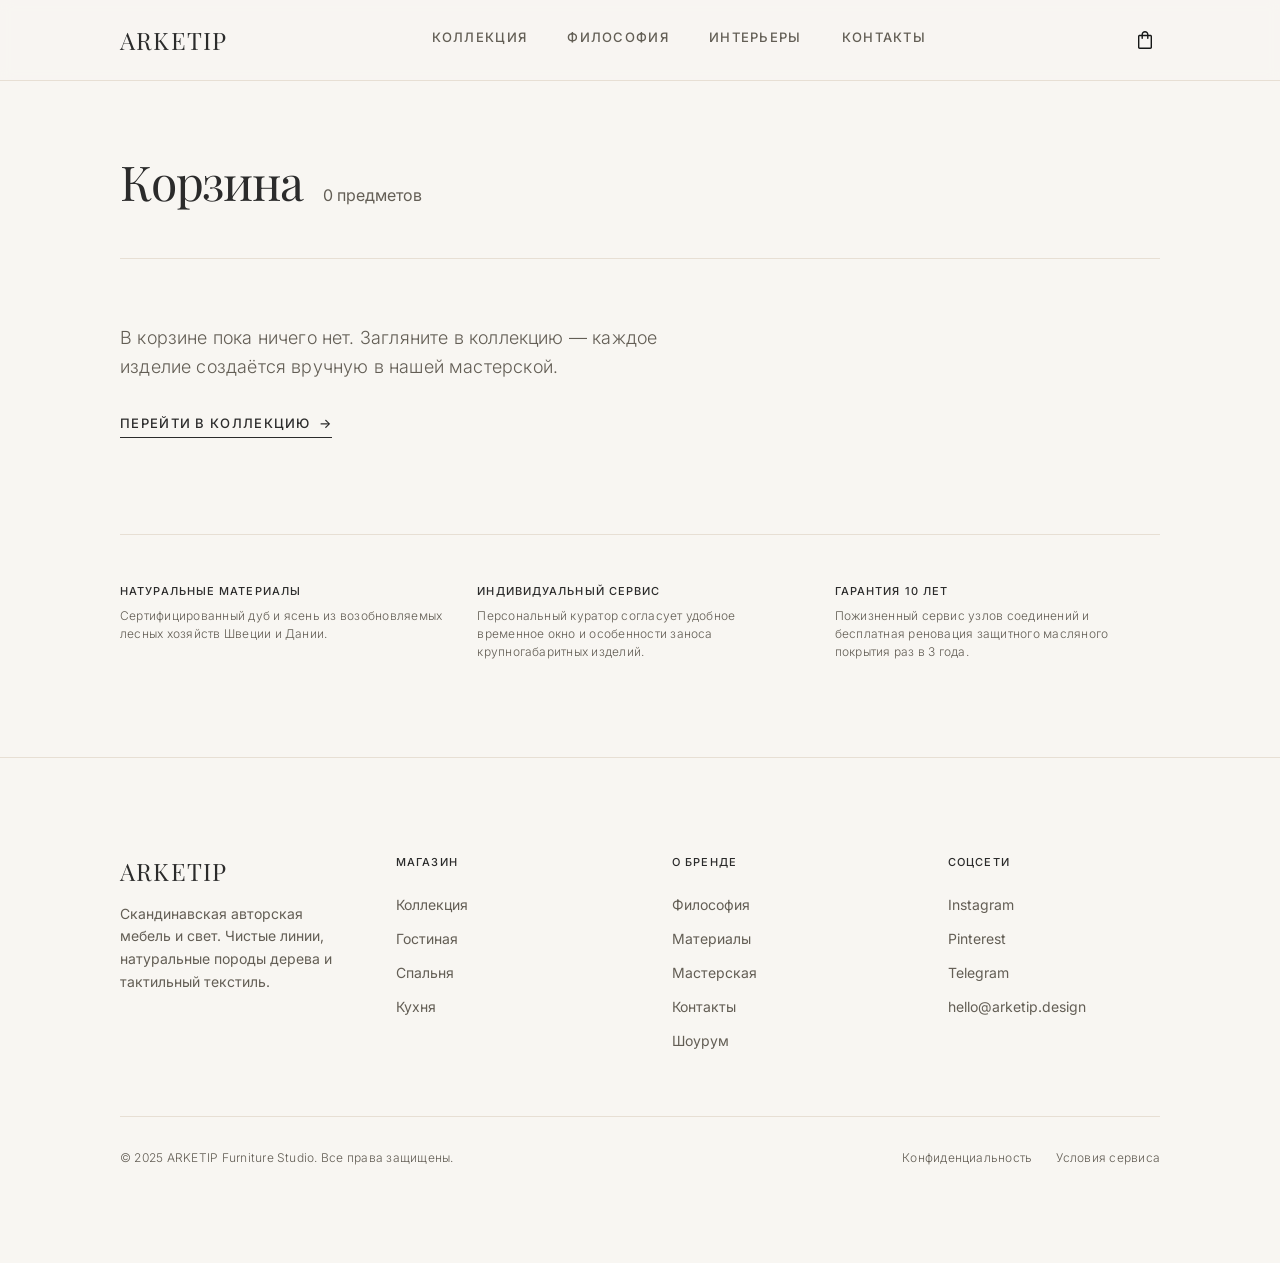
<file: cart.html>
<!DOCTYPE html>
<html lang="ru">
<head>
  <meta charset="UTF-8">
  <meta name="viewport" content="width=device-width, initial-scale=1.0">
  <title>Корзина — ARKETIP</title>
  <meta name="description" content="Корзина ARKETIP: выбранная мебель ручной работы, бережная доставка и фирменная сборка мастером.">
  <link rel="preconnect" href="https://fonts.googleapis.com">
  <link rel="preconnect" href="https://fonts.gstatic.com" crossorigin>
  <link href="https://fonts.googleapis.com/css2?family=Inter:wght@300;400;500&family=Playfair+Display:wght@400&display=swap&subset=cyrillic" rel="stylesheet">
  <link rel="stylesheet" href="css/style.css">
</head>
<body>

  <!-- 1. Шапка -->
  <header class="header">
    <div class="container header__inner">
      <button class="burger" type="button" aria-label="Открыть меню" aria-expanded="false" aria-controls="mobile-menu">
        <span class="burger__line"></span>
      </button>

      <a href="index.html" class="logo">ARKETIP</a>

      <nav class="nav" aria-label="Основная навигация">
        <ul class="nav__list">
          <li><a href="collection.html" class="nav__link">Коллекция</a></li>
          <li><a href="philosophy.html" class="nav__link">Философия</a></li>
          <li><a href="interiors.html" class="nav__link">Интерьеры</a></li>
          <li><a href="contacts.html" class="nav__link">Контакты</a></li>
        </ul>
      </nav>

      <a href="cart.html" class="cart-btn" aria-label="Корзина покупок" aria-current="page">
        <img src="images/icon-bag.svg" width="13.75" height="17.42" alt="">
        <span class="cart-btn__count" hidden>0</span>
      </a>
    </div>
  </header>

  <!-- Мобильное меню -->
  <div class="mobile-menu" id="mobile-menu">
    <nav class="mobile-menu__inner" aria-label="Мобильная навигация">
      <p class="mobile-menu__label">Меню студии</p>
      <ul class="mobile-menu__list">
        <li><a href="collection.html" class="mobile-menu__link">Коллекция</a></li>
        <li><a href="index.html#categories" class="mobile-menu__link">Категории</a></li>
        <li><a href="interiors.html" class="mobile-menu__link">Интерьеры</a></li>
        <li><a href="philosophy.html" class="mobile-menu__link">Философия</a></li>
        <li><a href="contacts.html" class="mobile-menu__link">Контакты</a></li>
      </ul>
      <div class="mobile-menu__footer">
        <address>Шоурум в Санкт-Петербурге:<br>Набережная реки Мойки, 102</address>
        <p><a href="tel:+78129801234">+7 (812) 980-12-34</a> • <a href="mailto:concierge@arketip.ru">concierge@arketip.ru</a></p>
      </div>
    </nav>
  </div>

  <main class="cart">
    <div class="container">

      <!-- 2. Заголовок -->
      <div class="cart__head">
        <h1 class="cart__title">Корзина</h1>
        <p class="cart__counter" data-cart-counter>0 предметов</p>
      </div>

      <!-- 3. Товары и сумма заказа -->
      <div class="cart__layout" data-cart-filled hidden>
        <section class="cart__list" aria-label="Товары в корзине" data-cart-list></section>

        <aside class="summary" aria-labelledby="summary-title">
          <h2 class="summary__title" id="summary-title">Сумма заказа</h2>

          <div class="summary__lines">
            <p class="summary__line">
              <span>Промежуточный итог</span>
              <strong data-cart-subtotal>0 ₽</strong>
            </p>
            <div class="summary__line">
              <div>
                <p>Бережная доставка и подъём</p>
                <p class="summary__note">Бесплатно при заказе от 100 000 ₽</p>
              </div>
              <strong data-cart-delivery>0 ₽</strong>
            </div>
            <p class="summary__line">
              <span>Фирменная сборка мастером</span>
              <strong>Включена</strong>
            </p>
          </div>

          <p class="summary__total">
            <span>Всего к оплате</span>
            <strong data-cart-total>0 ₽</strong>
          </p>

          <a href="checkout.html" class="summary__checkout">Оформить заказ</a>

          <p class="summary__trust">
            <img src="images/cart/icon-check.svg" width="17.2115" height="18.4422" alt="">
            Каждый предмет упаковывается в деревянный кофр с паспортом подлинности изделия
            и индивидуальным номером мастера.
          </p>
        </aside>
      </div>

      <!-- Пустая корзина -->
      <div class="cart__empty" data-cart-empty hidden>
        <p class="cart__empty-text">В корзине пока ничего нет. Загляните в коллекцию — каждое изделие создаётся вручную в нашей мастерской.</p>
        <a href="collection.html" class="link-arrow">Перейти в коллекцию <span aria-hidden="true">→</span></a>
      </div>

      <!-- 4. Сервис ателье -->
      <section class="cart__notes" aria-label="Сервис ARKETIP">
        <div class="cart__note">
          <h4 class="cart__note-title">Натуральные материалы</h4>
          <p class="cart__note-text">Сертифицированный дуб и ясень из возобновляемых лесных хозяйств Швеции и Дании.</p>
        </div>
        <div class="cart__note">
          <h4 class="cart__note-title">Индивидуальный сервис</h4>
          <p class="cart__note-text">Персональный куратор согласует удобное временное окно и особенности заноса крупногабаритных изделий.</p>
        </div>
        <div class="cart__note">
          <h4 class="cart__note-title">Гарантия 10 лет</h4>
          <p class="cart__note-text">Пожизненный сервис узлов соединений и бесплатная реновация защитного масляного покрытия раз в 3 года.</p>
        </div>
      </section>

    </div>
  </main>

  <!-- 5. Подвал -->
  <footer class="footer">
    <div class="container">
      <div class="footer__grid footer__grid--even">
        <div class="footer__brand footer__brand--compact">
          <a href="index.html" class="logo">ARKETIP</a>
          <p class="footer__about">
            Скандинавская авторская мебель и свет. Чистые линии, натуральные породы дерева
            и тактильный текстиль.
          </p>
        </div>

        <nav class="footer__nav" aria-label="Навигация в подвале">
          <div class="footer__col">
            <h4 class="footer__heading">Магазин</h4>
            <ul class="footer__list">
              <li><a href="collection.html">Коллекция</a></li>
              <li><a href="living.html">Гостиная</a></li>
              <li><a href="bedroom.html">Спальня</a></li>
              <li><a href="kitchen.html">Кухня</a></li>
            </ul>
          </div>
          <div class="footer__col">
            <h4 class="footer__heading">О бренде</h4>
            <ul class="footer__list">
              <li><a href="philosophy.html">Философия</a></li>
              <li><a href="philosophy.html#materials">Материалы</a></li>
              <li><a href="philosophy.html#workshop">Мастерская</a></li>
              <li><a href="contacts.html">Контакты</a></li>
              <li><a href="contacts.html#showroom">Шоурум</a></li>
            </ul>
          </div>
          <div class="footer__col">
            <h4 class="footer__heading">Соцсети</h4>
            <ul class="footer__list">
              <li><a href="#">Instagram</a></li>
              <li><a href="#">Pinterest</a></li>
              <li><a href="#">Telegram</a></li>
              <li><a href="mailto:hello@arketip.design">hello@arketip.design</a></li>
            </ul>
          </div>
        </nav>
      </div>

      <div class="footer__bottom">
        <p>© 2025 ARKETIP Furniture Studio. Все права защищены.</p>
        <ul class="footer__legal">
          <li><a href="#">Конфиденциальность</a></li>
          <li><a href="#">Условия сервиса</a></li>
        </ul>
      </div>
    </div>
  </footer>

  <script src="js/script.js"></script>
</body>
</html>
</file>
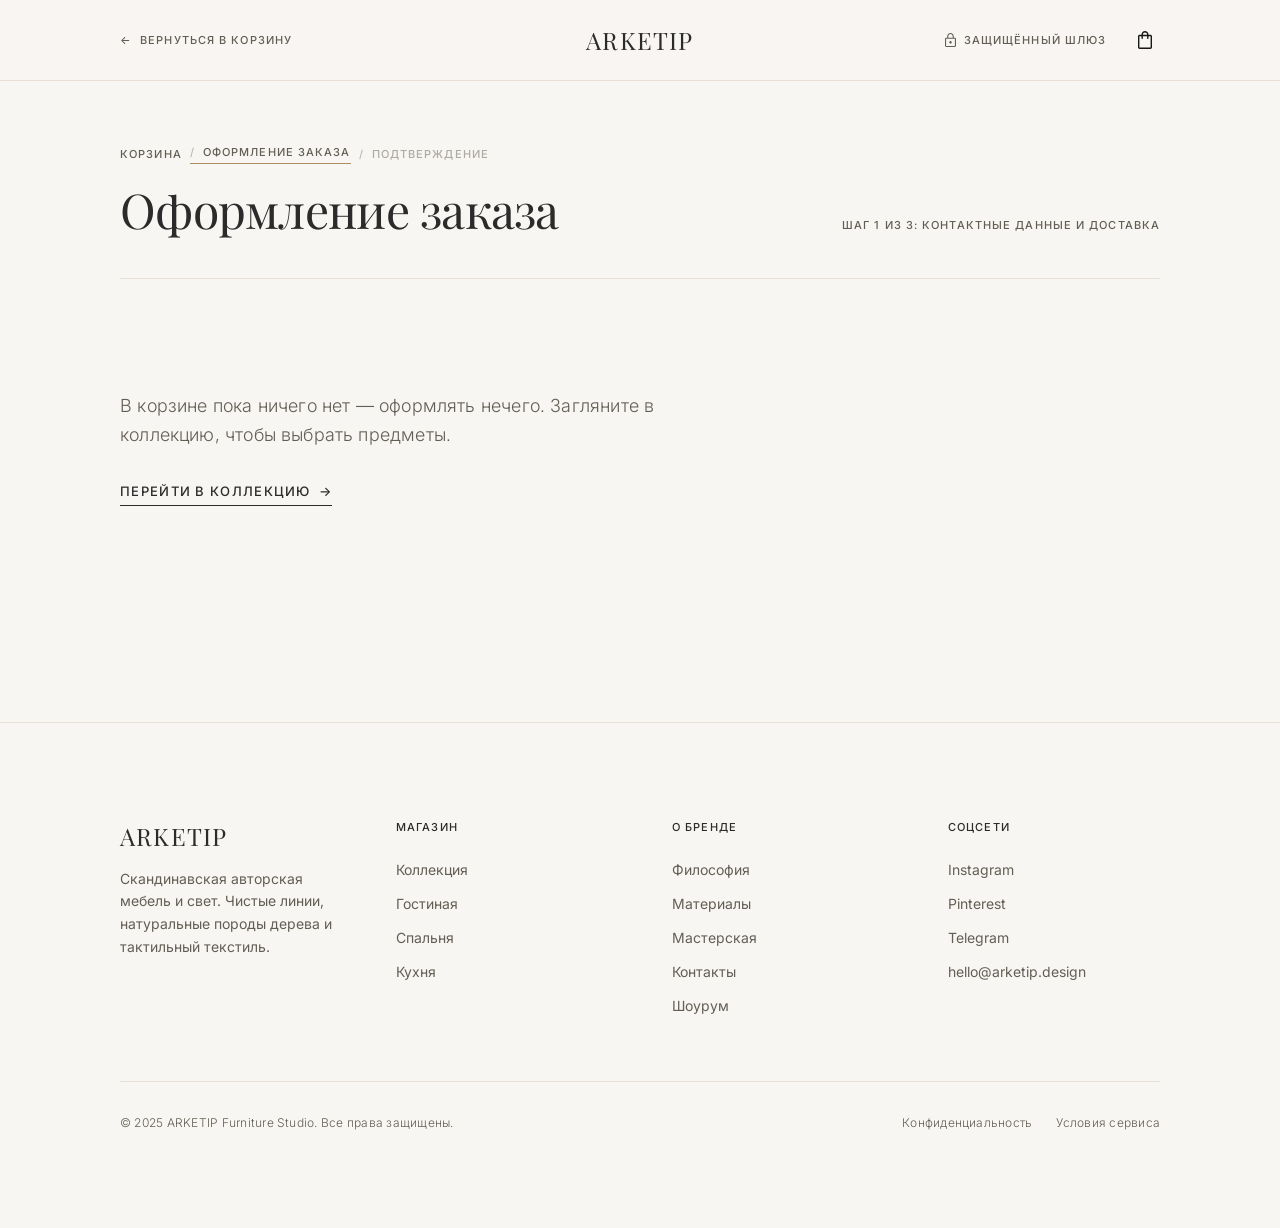
<file: checkout.html>
<!DOCTYPE html>
<html lang="ru">
<head>
  <meta charset="UTF-8">
  <meta name="viewport" content="width=device-width, initial-scale=1.0">
  <title>Оформление заказа — ARKETIP</title>
  <meta name="description" content="Оформление заказа ARKETIP: контактные данные, бережная доставка, сборка мастерами и оплата.">
  <link rel="preconnect" href="https://fonts.googleapis.com">
  <link rel="preconnect" href="https://fonts.gstatic.com" crossorigin>
  <link href="https://fonts.googleapis.com/css2?family=Inter:wght@300;400;500&family=Playfair+Display:wght@400&display=swap&subset=cyrillic" rel="stylesheet">
  <link rel="stylesheet" href="css/style.css">
</head>
<body>

  <!-- 1. Шапка оформления -->
  <header class="header">
    <div class="container header__inner checkout-header">
      <a href="cart.html" class="checkout-header__back"><span aria-hidden="true">←</span> Вернуться в корзину</a>
      <a href="index.html" class="logo">ARKETIP</a>
      <div class="checkout-header__actions">
        <span class="checkout-header__secure">
          <img src="images/checkout/icon-lock.svg" width="11.2499" height="14.6249" alt="">
          Защищённый шлюз
        </span>
        <a href="cart.html" class="cart-btn" aria-label="Корзина покупок">
          <img src="images/icon-bag.svg" width="13.75" height="17.42" alt="">
          <span class="cart-btn__count" hidden>0</span>
        </a>
      </div>
    </div>
  </header>

  <main class="checkout">
    <div class="container">

      <!-- 2. Этапы и заголовок -->
      <div class="checkout__head">
        <nav class="breadcrumbs breadcrumbs--steps" aria-label="Этапы заказа">
          <ol class="breadcrumbs__list">
            <li><a href="cart.html">Корзина</a></li>
            <li aria-current="step" data-step="checkout">Оформление заказа</li>
            <li class="breadcrumbs__upcoming" data-step="done">Подтверждение</li>
          </ol>
        </nav>
        <div class="checkout__title-row">
          <h1 class="checkout__title">Оформление заказа</h1>
          <p class="checkout__step" data-checkout-step>Шаг 1 из 3: контактные данные и доставка</p>
        </div>
      </div>

      <!-- 3. Форма и сумма заказа -->
      <div class="checkout__layout" data-checkout-filled hidden>
        <form class="checkout-form" novalidate data-checkout-form>

          <!-- Шаг 1 -->
          <section class="checkout-step" aria-labelledby="step-contacts">
            <div class="checkout-step__head">
              <h2 class="checkout-step__title" id="step-contacts"><span>01</span> Контактная информация</h2>
              <p class="checkout-step__note">Обязательные поля *</p>
            </div>
            <div class="checkout-step__body">
              <label class="checkout-field">
                <span class="checkout-field__label">Имя и фамилия *</span>
                <input class="checkout-field__input" type="text" name="name" placeholder="Анна Васильева" autocomplete="name" required>
              </label>
              <div class="checkout-row">
                <label class="checkout-field">
                  <span class="checkout-field__label">Номер телефона *</span>
                  <input class="checkout-field__input" type="tel" name="phone" placeholder="+7 (999) 000-00-00" autocomplete="tel" pattern="[0-9()+\-\s]{10,}" required>
                </label>
                <label class="checkout-field">
                  <span class="checkout-field__label">E-mail для чека и трекинга *</span>
                  <input class="checkout-field__input" type="email" name="email" placeholder="anna.v@domain.com" autocomplete="email" required>
                </label>
              </div>
              <label class="checkout-check">
                <input type="checkbox" name="notify" checked>
                Получать оперативные уведомления о статусе заказа в Telegram / WhatsApp
              </label>
            </div>
          </section>

          <!-- Шаг 2 -->
          <section class="checkout-step" aria-labelledby="step-delivery">
            <div class="checkout-step__head">
              <h2 class="checkout-step__title" id="step-delivery"><span>02</span> Способ и адрес доставки</h2>
              <p class="checkout-step__tag">Кураторский сервис</p>
            </div>
            <div class="checkout-step__body">
              <div class="choice-grid" role="radiogroup" aria-label="Способ получения">
                <label class="choice">
                  <span class="choice__head">
                    <span class="choice__control">
                      <input type="radio" name="delivery" value="courier" checked>
                      <span class="choice__title choice__title--caps">Курьерская доставка</span>
                    </span>
                    <span class="choice__price" data-delivery-price>0 ₽</span>
                  </span>
                  <span class="choice__text">Бережная доставка и занос столярными мастерами ARKETIP прямо в комнату.</span>
                </label>
                <label class="choice">
                  <span class="choice__head">
                    <span class="choice__control">
                      <input type="radio" name="delivery" value="pickup">
                      <span class="choice__title choice__title--caps">Самовывоз</span>
                    </span>
                    <span class="choice__price">Бесплатно</span>
                  </span>
                  <span class="choice__text">Шоурум ARKETIP Studio: Санкт-Петербург, наб. реки Мойки, 102.</span>
                </label>
              </div>

              <div class="checkout-address" data-address>
                <label class="checkout-field">
                  <span class="checkout-field__label">Город доставки *</span>
                  <select class="checkout-field__select" name="city">
                    <option>Санкт-Петербург (в пределах КАД)</option>
                    <option>Санкт-Петербург (за пределами КАД)</option>
                    <option>Москва</option>
                    <option>Другой город — рассчитает куратор</option>
                  </select>
                </label>
                <label class="checkout-field">
                  <span class="checkout-field__label">Улица, дом, корпус *</span>
                  <input class="checkout-field__input" type="text" name="street" placeholder="Большая Конюшенная ул., д. 19, лит. А" autocomplete="street-address" required>
                </label>
                <div class="checkout-row checkout-row--three">
                  <label class="checkout-field">
                    <span class="checkout-field__label">Квартира / офис</span>
                    <input class="checkout-field__input" type="text" name="flat" placeholder="кв. 42">
                  </label>
                  <label class="checkout-field">
                    <span class="checkout-field__label">Этаж</span>
                    <input class="checkout-field__input" type="text" name="floor" placeholder="4" inputmode="numeric">
                  </label>
                  <label class="checkout-field">
                    <span class="checkout-field__label">Грузовой лифт</span>
                    <select class="checkout-field__select" name="lift">
                      <option>Имеется (подходит под габариты)</option>
                      <option>Имеется (небольшой)</option>
                      <option>Отсутствует</option>
                    </select>
                  </label>
                </div>
                <label class="checkout-field">
                  <span class="checkout-field__label">Особые пожелания для службы монтажа и логистики</span>
                  <textarea class="checkout-field__textarea" name="comment" rows="2" placeholder="Удобный временной интервал, код домофона, оформление разового пропуска для авто..."></textarea>
                </label>
              </div>
            </div>
          </section>

          <!-- Шаг 3 -->
          <section class="checkout-step" aria-labelledby="step-service">
            <div class="checkout-step__head">
              <h2 class="checkout-step__title" id="step-service"><span>03</span> Сопровождение и сервис</h2>
            </div>
            <div class="checkout-step__body checkout-step__body--list">
              <label class="choice choice--row">
                <input type="checkbox" name="assembly" checked aria-disabled="true">
                <span class="choice__main">
                  <span class="choice__head">
                    <span class="choice__title">Фирменная сборка и монтаж столярными мастерами студии</span>
                    <span class="choice__price">Включена (0 ₽)</span>
                  </span>
                  <span class="choice__text">Мастера распакуют предметы, выполнят регулировку соединений, проверят геометрию и заберут всю техническую упаковку на переработку.</span>
                </span>
              </label>
              <label class="choice choice--row">
                <input type="checkbox" name="crate">
                <span class="choice__main">
                  <span class="choice__head">
                    <span class="choice__title">Деревянный индивидуальный транспортировочный кофр</span>
                    <span class="choice__price">+ 4 500 ₽</span>
                  </span>
                  <span class="choice__text">Усиленный фанерный ящик со специальными ложементами для максимальной защиты углов при дальней транспортировке.</span>
                </span>
              </label>
            </div>
          </section>

          <!-- Шаг 4 -->
          <section class="checkout-step" aria-labelledby="step-payment">
            <div class="checkout-step__head">
              <h2 class="checkout-step__title" id="step-payment"><span>04</span> Способ оплаты</h2>
            </div>
            <div class="checkout-step__body checkout-step__body--list" role="radiogroup" aria-label="Способ оплаты">
              <label class="choice choice--pay">
                <input type="radio" name="payment" value="card" checked>
                <span class="choice__main">
                  <span class="choice__title">Банковской картой онлайн</span>
                  <span class="choice__hint">Мгновенный расчёт: МИР, Visa, Mastercard</span>
                </span>
                <span class="choice__aside">MIR / VISA</span>
              </label>
              <label class="choice choice--pay">
                <input type="radio" name="payment" value="invoice">
                <span class="choice__main">
                  <span class="choice__title">Счёт для юридических лиц и архитекторов</span>
                  <span class="choice__hint">Формирование спецификации с НДС 20% и договором поставки</span>
                </span>
                <img src="images/checkout/icon-invoice.svg" width="12.4999" height="15.8333" alt="">
              </label>
              <label class="choice choice--pay">
                <input type="radio" name="payment" value="split">
                <span class="choice__main">
                  <span class="choice__title">Оплата по частям (Сплит / Долями 0-0-4)</span>
                  <span class="choice__hint" data-split-hint>4 платежа каждые две недели без переплат</span>
                </span>
                <span class="choice__aside choice__aside--strong" data-split-amount></span>
              </label>
              <label class="choice choice--pay">
                <input type="radio" name="payment" value="curator">
                <span class="choice__main">
                  <span class="choice__title">Безналичный расчёт при подтверждении куратором</span>
                  <span class="choice__hint">Ссылка на оплату направляется после утверждения деталей выкрасов</span>
                </span>
                <img src="images/checkout/icon-curator.svg" width="12.4999" height="12.1794" alt="">
              </label>
            </div>
          </section>

          <!-- Подтверждение -->
          <div class="checkout-submit">
            <p class="checkout-submit__status" role="status" data-checkout-status></p>
            <button class="checkout-submit__btn" type="submit">
              <span data-submit-label>Подтвердить и оплатить</span>
              <span aria-hidden="true">→</span>
            </button>
            <div class="checkout-submit__meta">
              <p class="checkout-submit__secure">
                <img src="images/checkout/icon-ssl.svg" width="9.99995" height="12.6282" alt="">
                256-битное SSL-шифрование банка Тинькофф / Сбер
              </p>
              <p>Нажимая кнопку, вы принимаете условия <a href="#">Договора-оферты</a></p>
            </div>
          </div>
        </form>

        <!-- Ваш заказ -->
        <aside class="order-summary" aria-labelledby="order-summary-title">
          <div class="order-summary__head">
            <h2 class="order-summary__title" id="order-summary-title">Ваш заказ</h2>
            <p class="order-summary__count" data-order-count></p>
          </div>

          <ul class="order-summary__list" data-order-list></ul>

          <form class="promo" data-promo novalidate>
            <input class="checkout-field__input promo__input" type="text" name="promo" placeholder="Промокод или сертификат" aria-label="Промокод или сертификат">
            <button class="promo__btn" type="submit">Применить</button>
            <p class="promo__status" role="status" data-promo-status></p>
          </form>

          <div class="order-summary__totals">
            <p class="order-summary__line">
              <span>Промежуточный итог</span>
              <span data-order-subtotal></span>
            </p>
            <p class="order-summary__line">
              <span>Доставка и подъём на этаж <span class="order-summary__badge" data-order-promo-badge>Акция</span></span>
              <strong data-order-delivery></strong>
            </p>
            <p class="order-summary__line">
              <span>Фирменная сборка мастерами</span>
              <strong>0 ₽ (Включено)</strong>
            </p>
            <p class="order-summary__line" data-order-crate-row hidden>
              <span>Транспортировочный кофр</span>
              <strong>4 500 ₽</strong>
            </p>
            <div class="order-summary__total">
              <p>
                <span class="order-summary__total-label">Итого к оплате</span>
                <span class="order-summary__vat">Включая НДС 20%</span>
              </p>
              <strong data-order-total></strong>
            </div>
          </div>

          <ul class="order-summary__perks">
            <li>
              <img src="images/checkout/icon-passport.svg" width="12.4999" height="18.4422" alt="">
              <div>
                <h3>Паспорт подлинности ARKETIP</h3>
                <p>Каждому изделию присваивается личный серийный номер и латунная плашка мастера.</p>
              </div>
            </li>
            <li>
              <img src="images/checkout/icon-guarantee.svg" width="12.4999" height="17.7852" alt="">
              <div>
                <h3>10 лет безупречной гарантии</h3>
                <p>Официальная гарантия студии на столярные узлы, геометрию массива и каркасы.</p>
              </div>
            </li>
            <li>
              <img src="images/checkout/icon-concierge.svg" width="15.8333" height="16.1666" alt="">
              <div>
                <h3>Персональное кураторство</h3>
                <p>Ведущий дизайнер свяжется в течение 30 минут для согласования точного окна доставки.</p>
              </div>
            </li>
          </ul>

          <a href="tel:+78129002410" class="order-summary__concierge">
            <img src="images/checkout/icon-phone.svg" width="10.625" height="10.625" alt="">
            Вопросы по заказу: +7 (812) 900-24-10
          </a>
        </aside>
      </div>

      <!-- Пустая корзина -->
      <div class="cart__empty" data-checkout-empty hidden>
        <p class="cart__empty-text">В корзине пока ничего нет — оформлять нечего. Загляните в коллекцию, чтобы выбрать предметы.</p>
        <a href="collection.html" class="link-arrow">Перейти в коллекцию <span aria-hidden="true">→</span></a>
      </div>

      <!-- Заказ оформлен -->
      <section class="cart__empty" data-checkout-done hidden>
        <p class="feature__eyebrow">Заказ № <span data-order-number></span></p>
        <h2 class="custom-order__title">Спасибо! Заказ принят.</h2>
        <p class="cart__empty-text">
          Персональный куратор свяжется с вами в течение 30 минут, чтобы согласовать окно доставки
          и детали сборки. Подтверждение отправлено на <span data-order-email></span>.
        </p>
        <a href="collection.html" class="link-arrow">Вернуться в коллекцию <span aria-hidden="true">→</span></a>
      </section>

    </div>
  </main>

  <!-- 5. Подвал -->
  <footer class="footer">
    <div class="container">
      <div class="footer__grid footer__grid--even">
        <div class="footer__brand footer__brand--compact">
          <a href="index.html" class="logo">ARKETIP</a>
          <p class="footer__about">
            Скандинавская авторская мебель и свет. Чистые линии, натуральные породы дерева
            и тактильный текстиль.
          </p>
        </div>

        <nav class="footer__nav" aria-label="Навигация в подвале">
          <div class="footer__col">
            <h4 class="footer__heading">Магазин</h4>
            <ul class="footer__list">
              <li><a href="collection.html">Коллекция</a></li>
              <li><a href="living.html">Гостиная</a></li>
              <li><a href="bedroom.html">Спальня</a></li>
              <li><a href="kitchen.html">Кухня</a></li>
            </ul>
          </div>
          <div class="footer__col">
            <h4 class="footer__heading">О бренде</h4>
            <ul class="footer__list">
              <li><a href="philosophy.html">Философия</a></li>
              <li><a href="philosophy.html#materials">Материалы</a></li>
              <li><a href="philosophy.html#workshop">Мастерская</a></li>
              <li><a href="contacts.html">Контакты</a></li>
              <li><a href="contacts.html#showroom">Шоурум</a></li>
            </ul>
          </div>
          <div class="footer__col">
            <h4 class="footer__heading">Соцсети</h4>
            <ul class="footer__list">
              <li><a href="#">Instagram</a></li>
              <li><a href="#">Pinterest</a></li>
              <li><a href="#">Telegram</a></li>
              <li><a href="mailto:hello@arketip.design">hello@arketip.design</a></li>
            </ul>
          </div>
        </nav>
      </div>

      <div class="footer__bottom">
        <p>© 2025 ARKETIP Furniture Studio. Все права защищены.</p>
        <ul class="footer__legal">
          <li><a href="#">Конфиденциальность</a></li>
          <li><a href="#">Условия сервиса</a></li>
        </ul>
      </div>
    </div>
  </footer>

  <script src="js/script.js"></script>
</body>
</html>
</file>
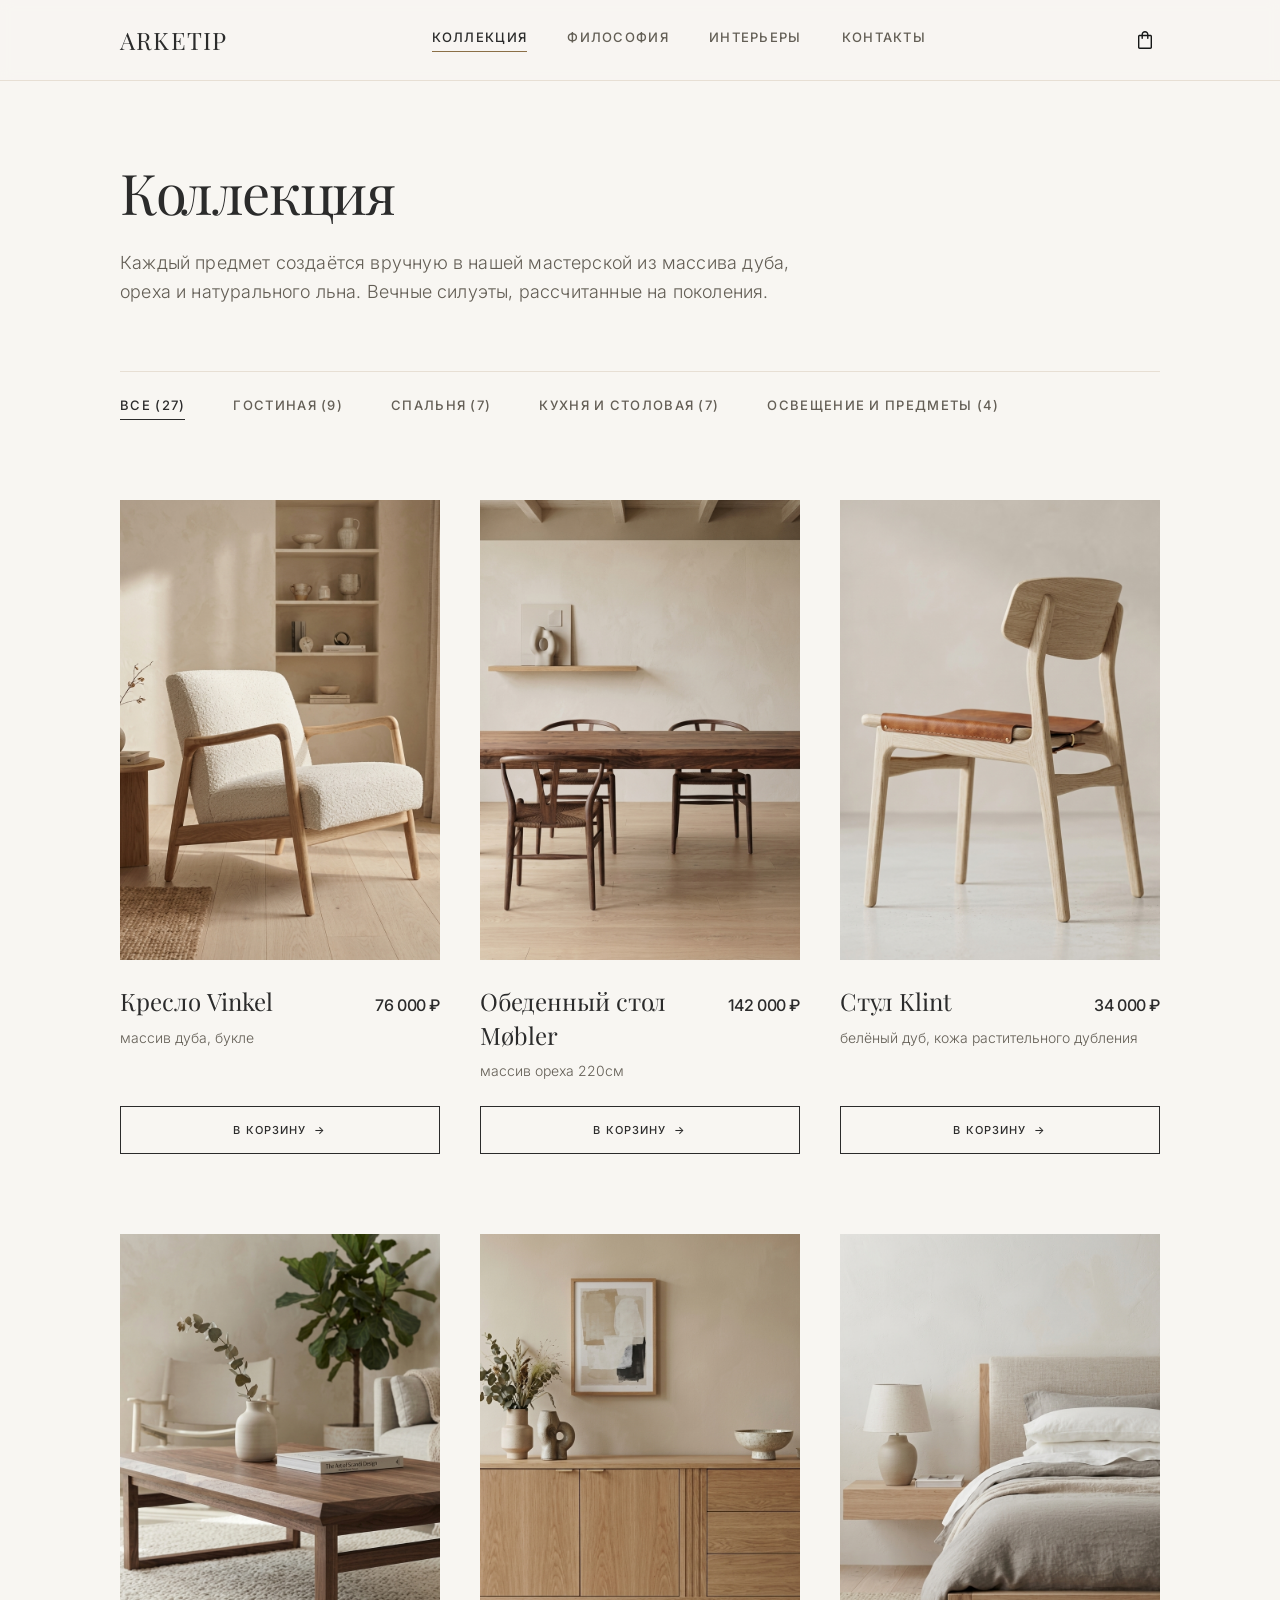
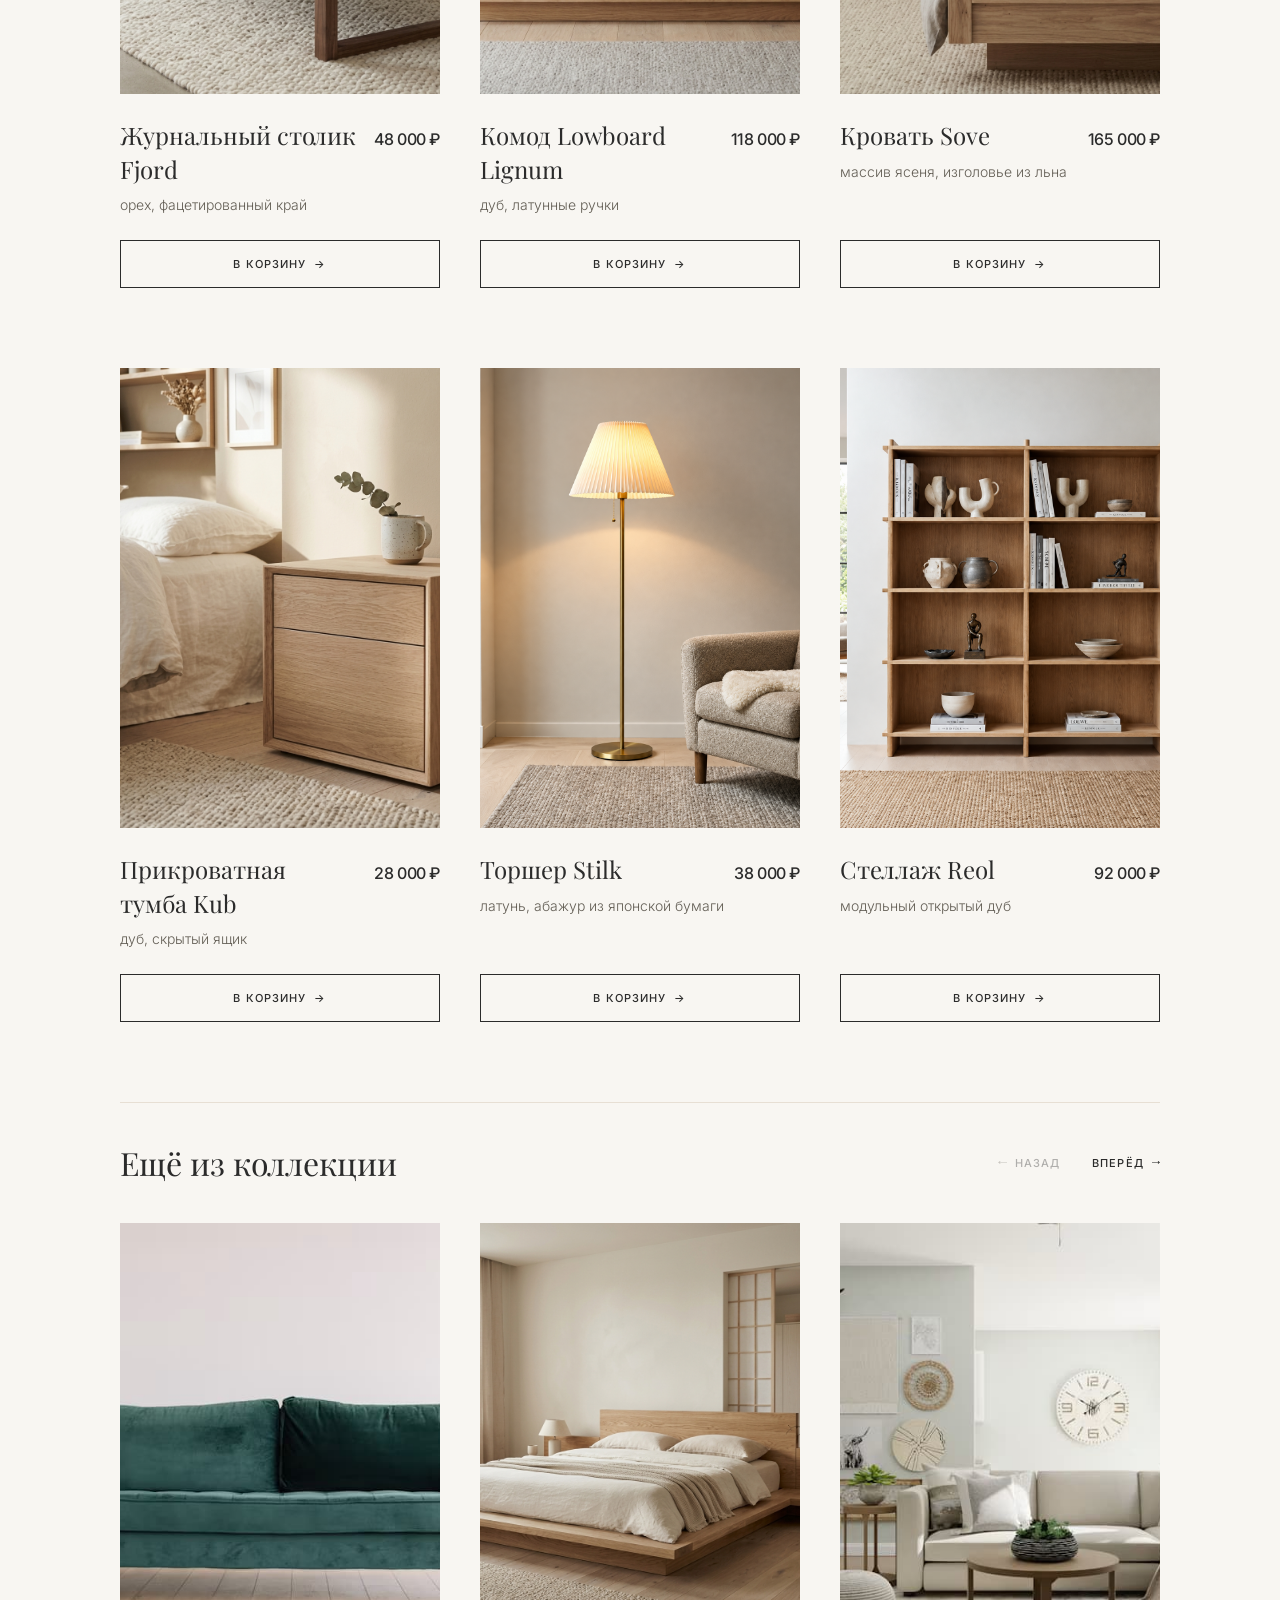
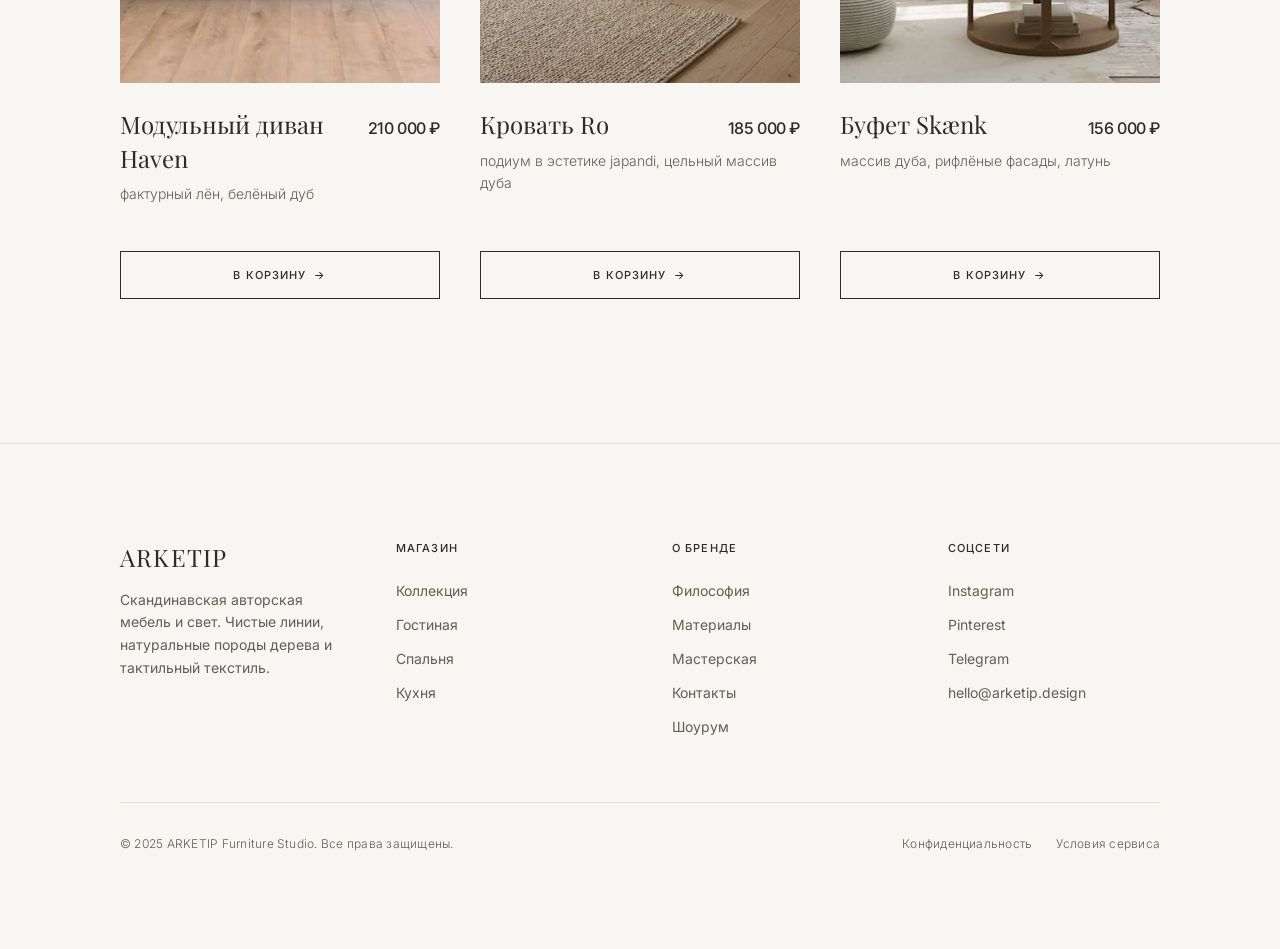
<file: collection.html>
<!DOCTYPE html>
<html lang="ru">
<head>
  <meta charset="UTF-8">
  <meta name="viewport" content="width=device-width, initial-scale=1.0">
  <title>Коллекция — ARKETIP</title>
  <meta name="description" content="Коллекция мебели ручной работы ARKETIP: кресла, столы, кровати, стеллажи и свет из массива дуба, ореха и натурального льна.">
  <link rel="preconnect" href="https://fonts.googleapis.com">
  <link rel="preconnect" href="https://fonts.gstatic.com" crossorigin>
  <link href="https://fonts.googleapis.com/css2?family=Inter:wght@300;400;500&family=Playfair+Display:wght@400&display=swap&subset=cyrillic" rel="stylesheet">
  <link rel="stylesheet" href="css/style.css">
</head>
<body>

  <!-- 1. Шапка -->
  <header class="header">
    <div class="container header__inner">
      <button class="burger" type="button" aria-label="Открыть меню" aria-expanded="false" aria-controls="mobile-menu">
        <span class="burger__line"></span>
      </button>

      <a href="index.html" class="logo">ARKETIP</a>

      <nav class="nav" aria-label="Основная навигация">
        <ul class="nav__list">
          <li><a href="collection.html" class="nav__link nav__link--active">Коллекция</a></li>
          <li><a href="philosophy.html" class="nav__link">Философия</a></li>
          <li><a href="interiors.html" class="nav__link">Интерьеры</a></li>
          <li><a href="contacts.html" class="nav__link">Контакты</a></li>
        </ul>
      </nav>

      <a href="cart.html" class="cart-btn" aria-label="Корзина покупок">
        <img src="images/icon-bag.svg" width="13.75" height="17.42" alt="">
        <span class="cart-btn__count" hidden>0</span>
      </a>
    </div>
  </header>

  <!-- Мобильное меню -->
  <div class="mobile-menu" id="mobile-menu">
    <nav class="mobile-menu__inner" aria-label="Мобильная навигация">
      <p class="mobile-menu__label">Меню студии</p>
      <ul class="mobile-menu__list">
        <li><a href="collection.html" class="mobile-menu__link mobile-menu__link--active" aria-current="page">Коллекция</a></li>
        <li><a href="index.html#categories" class="mobile-menu__link">Категории</a></li>
        <li><a href="interiors.html" class="mobile-menu__link">Интерьеры</a></li>
        <li><a href="philosophy.html" class="mobile-menu__link">Философия</a></li>
        <li><a href="contacts.html" class="mobile-menu__link">Контакты</a></li>
      </ul>
      <div class="mobile-menu__footer">
        <address>Шоурум в Санкт-Петербурге:<br>Набережная реки Мойки, 102</address>
        <p><a href="tel:+78129801234">+7 (812) 980-12-34</a> • <a href="mailto:concierge@arketip.ru">concierge@arketip.ru</a></p>
      </div>
    </nav>
  </div>

  <main class="catalog">
    <div class="catalog__inner">

      <!-- 2. Вступление и фильтры -->
      <section class="catalog__intro">
        <h1 class="catalog__title">Коллекция</h1>
        <p class="catalog__text">
          Каждый предмет создаётся вручную в нашей мастерской из массива дуба, ореха
          и натурального льна. Вечные силуэты, рассчитанные на поколения.
        </p>

        <div class="filters" role="group" aria-label="Фильтр по категориям">
          <button class="filters__btn filters__btn--active" type="button" data-filter="all" aria-pressed="true">Все (<span data-count>27</span>)</button>
          <button class="filters__btn" type="button" data-filter="living" aria-pressed="false">Гостиная (<span data-count>9</span>)</button>
          <button class="filters__btn" type="button" data-filter="bedroom" aria-pressed="false">Спальня (<span data-count>7</span>)</button>
          <button class="filters__btn" type="button" data-filter="kitchen" aria-pressed="false">Кухня и столовая (<span data-count>7</span>)</button>
          <button class="filters__btn" type="button" data-filter="lighting" aria-pressed="false">Освещение и предметы (<span data-count>4</span>)</button>
        </div>
      </section>

      <!-- 3. Каталог -->
      <section class="catalog__grid" aria-label="Товары">
          <article class="catalog-card" data-product="vinkel" data-category="living">
            <div class="catalog-card__image">
              <img src="images/collection/item-1.jpg" alt="Кресло Vinkel" loading="lazy">
            </div>
            <div class="catalog-card__head">
              <h2 class="catalog-card__title">Кресло Vinkel</h2>
              <p class="catalog-card__price">76 000 ₽</p>
            </div>
            <p class="catalog-card__desc">массив дуба, букле</p>
            <button class="catalog-card__cart" type="button">В корзину <span aria-hidden="true">→</span></button>
          </article>
          <article class="catalog-card" data-product="mobler" data-category="kitchen">
            <div class="catalog-card__image">
              <img src="images/collection/item-2.jpg" alt="Обеденный стол Møbler" loading="lazy">
            </div>
            <div class="catalog-card__head">
              <h2 class="catalog-card__title">Обеденный стол Møbler</h2>
              <p class="catalog-card__price">142 000 ₽</p>
            </div>
            <p class="catalog-card__desc">массив ореха 220см</p>
            <button class="catalog-card__cart" type="button">В корзину <span aria-hidden="true">→</span></button>
          </article>
          <article class="catalog-card" data-product="klint" data-category="kitchen">
            <div class="catalog-card__image">
              <img src="images/collection/item-3.jpg" alt="Стул Klint" loading="lazy">
            </div>
            <div class="catalog-card__head">
              <h2 class="catalog-card__title">Стул Klint</h2>
              <p class="catalog-card__price">34 000 ₽</p>
            </div>
            <p class="catalog-card__desc">белёный дуб, кожа растительного дубления</p>
            <button class="catalog-card__cart" type="button">В корзину <span aria-hidden="true">→</span></button>
          </article>
          <article class="catalog-card" data-product="fjord" data-category="living">
            <div class="catalog-card__image">
              <img src="images/collection/item-4.jpg" alt="Журнальный столик Fjord" loading="lazy">
            </div>
            <div class="catalog-card__head">
              <h2 class="catalog-card__title">Журнальный столик Fjord</h2>
              <p class="catalog-card__price">48 000 ₽</p>
            </div>
            <p class="catalog-card__desc">орех, фацетированный край</p>
            <button class="catalog-card__cart" type="button">В корзину <span aria-hidden="true">→</span></button>
          </article>
          <article class="catalog-card" data-product="lignum" data-category="bedroom">
            <div class="catalog-card__image">
              <img src="images/collection/item-5.jpg" alt="Комод Lowboard Lignum" loading="lazy">
            </div>
            <div class="catalog-card__head">
              <h2 class="catalog-card__title">Комод Lowboard Lignum</h2>
              <p class="catalog-card__price">118 000 ₽</p>
            </div>
            <p class="catalog-card__desc">дуб, латунные ручки</p>
            <button class="catalog-card__cart" type="button">В корзину <span aria-hidden="true">→</span></button>
          </article>
          <article class="catalog-card" data-product="sove" data-category="bedroom">
            <div class="catalog-card__image">
              <img src="images/collection/item-6.jpg" alt="Кровать Sove" loading="lazy">
            </div>
            <div class="catalog-card__head">
              <h2 class="catalog-card__title">Кровать Sove</h2>
              <p class="catalog-card__price">165 000 ₽</p>
            </div>
            <p class="catalog-card__desc">массив ясеня, изголовье из льна</p>
            <button class="catalog-card__cart" type="button">В корзину <span aria-hidden="true">→</span></button>
          </article>
          <article class="catalog-card" data-product="kub" data-category="bedroom">
            <div class="catalog-card__image">
              <img src="images/collection/item-7.jpg" alt="Прикроватная тумба Kub" loading="lazy">
            </div>
            <div class="catalog-card__head">
              <h2 class="catalog-card__title">Прикроватная тумба Kub</h2>
              <p class="catalog-card__price">28 000 ₽</p>
            </div>
            <p class="catalog-card__desc">дуб, скрытый ящик</p>
            <button class="catalog-card__cart" type="button">В корзину <span aria-hidden="true">→</span></button>
          </article>
          <article class="catalog-card" data-product="stilk" data-category="lighting">
            <div class="catalog-card__image">
              <img src="images/collection/item-8.png" alt="Торшер Stilk" loading="lazy">
            </div>
            <div class="catalog-card__head">
              <h2 class="catalog-card__title">Торшер Stilk</h2>
              <p class="catalog-card__price">38 000 ₽</p>
            </div>
            <p class="catalog-card__desc">латунь, абажур из японской бумаги</p>
            <button class="catalog-card__cart" type="button">В корзину <span aria-hidden="true">→</span></button>
          </article>
          <article class="catalog-card" data-product="reol" data-category="living">
            <div class="catalog-card__image">
              <img src="images/collection/item-9.png" alt="Стеллаж Reol" loading="lazy">
            </div>
            <div class="catalog-card__head">
              <h2 class="catalog-card__title">Стеллаж Reol</h2>
              <p class="catalog-card__price">92 000 ₽</p>
            </div>
            <p class="catalog-card__desc">модульный открытый дуб</p>
            <button class="catalog-card__cart" type="button">В корзину <span aria-hidden="true">→</span></button>
          </article>
      </section>

      <!-- 4. Остальные товары — горизонтальная лента -->
      <section class="catalog-rail" aria-labelledby="catalog-rail-title">
        <div class="catalog-rail__head">
          <h2 class="catalog-rail__title" id="catalog-rail-title">Ещё из коллекции</h2>
          <div class="catalog-rail__nav">
            <button class="catalog-rail__arrow" type="button" data-rail="prev" aria-label="Прокрутить ленту назад" disabled>
              <img src="images/icon-arrow-left.svg" width="8.28516" height="3.28125" alt="">
              Назад
            </button>
            <button class="catalog-rail__arrow" type="button" data-rail="next" aria-label="Прокрутить ленту вперёд">
              Вперёд
              <img src="images/icon-arrow-right.svg" width="8.28516" height="3.28125" alt="">
            </button>
          </div>
        </div>
        <div class="catalog-rail__track" tabindex="0" aria-label="Лента товаров, прокручивается горизонтально">
            <article class="catalog-card" data-product="haven" data-category="living">
              <div class="catalog-card__image">
                <img src="images/collection/item-10.jpg" alt="Модульный диван Haven" loading="lazy">
              </div>
              <div class="catalog-card__head">
                <h2 class="catalog-card__title">Модульный диван Haven</h2>
                <p class="catalog-card__price">210 000 ₽</p>
              </div>
              <p class="catalog-card__desc">фактурный лён, белёный дуб</p>
              <button class="catalog-card__cart" type="button">В корзину <span aria-hidden="true">→</span></button>
            </article>
            <article class="catalog-card" data-product="ro" data-category="bedroom">
              <div class="catalog-card__image">
                <img src="images/collection/item-28.jpg" alt="Модульный диван Haven" loading="lazy">
              </div>
              <div class="catalog-card__head">
                <h2 class="catalog-card__title">Кровать Ro</h2>
                <p class="catalog-card__price">185 000 ₽</p>
              </div>
              <p class="catalog-card__desc">подиум в эстетике japandi, цельный массив дуба</p>
              <button class="catalog-card__cart" type="button">В корзину <span aria-hidden="true">→</span></button>
            </article>
            <article class="catalog-card" data-product="skaenk" data-category="kitchen">
              <div class="catalog-card__image">
                <img src="images/collection/item-12.jpg" alt="Буфет Skænk" loading="lazy">
              </div>
              <div class="catalog-card__head">
                <h2 class="catalog-card__title">Буфет Skænk</h2>
                <p class="catalog-card__price">156 000 ₽</p>
              </div>
              <p class="catalog-card__desc">массив дуба, рифлёные фасады, латунь</p>
              <button class="catalog-card__cart" type="button">В корзину <span aria-hidden="true">→</span></button>
            </article>
            <article class="catalog-card" data-product="rund" data-category="kitchen">
              <div class="catalog-card__image">
                <img src="images/collection/item-13.jpg" alt="Обеденный стол Rund" loading="lazy">
              </div>
              <div class="catalog-card__head">
                <h2 class="catalog-card__title">Обеденный стол Rund</h2>
                <p class="catalog-card__price">128 000 ₽</p>
              </div>
              <p class="catalog-card__desc">круглый стол из цельного ореха Ø130 см</p>
              <button class="catalog-card__cart" type="button">В корзину <span aria-hidden="true">→</span></button>
            </article>
            <article class="catalog-card" data-product="dybe" data-category="bedroom">
              <div class="catalog-card__image">
                <img src="images/collection/item-14.jpg" alt="Комод Dybe" loading="lazy">
              </div>
              <div class="catalog-card__head">
                <h2 class="catalog-card__title">Комод Dybe</h2>
                <p class="catalog-card__price">124 000 ₽</p>
              </div>
              <p class="catalog-card__desc">белёный дуб, 4 ящика с фрезеровкой</p>
              <button class="catalog-card__cart" type="button">В корзину <span aria-hidden="true">→</span></button>
            </article>
            <article class="catalog-card" data-product="freja" data-category="living">
              <div class="catalog-card__image">
                <img src="images/collection/item-15.jpg" alt="Лаунж-кресло Freja" loading="lazy">
              </div>
              <div class="catalog-card__head">
                <h2 class="catalog-card__title">Лаунж-кресло Freja</h2>
                <p class="catalog-card__price">84 000 ₽</p>
              </div>
              <p class="catalog-card__desc">белёный ясень, тёплая шерсть</p>
              <button class="catalog-card__cart" type="button">В корзину <span aria-hidden="true">→</span></button>
            </article>
            <article class="catalog-card" data-product="hvile" data-category="bedroom">
              <div class="catalog-card__image">
                <img src="images/collection/item-16.jpg" alt="Банкетка Hvile" loading="lazy">
              </div>
              <div class="catalog-card__head">
                <h2 class="catalog-card__title">Банкетка Hvile</h2>
                <p class="catalog-card__price">54 000 ₽</p>
              </div>
              <p class="catalog-card__desc">массив ясеня, плетёная кожа растительного дубления</p>
              <button class="catalog-card__cart" type="button">В корзину <span aria-hidden="true">→</span></button>
            </article>
            <article class="catalog-card" data-product="ask" data-category="kitchen">
              <div class="catalog-card__image">
                <img src="images/collection/item-17.jpg" alt="Полукресло Ask" loading="lazy">
              </div>
              <div class="catalog-card__head">
                <h2 class="catalog-card__title">Полукресло Ask</h2>
                <p class="catalog-card__price">42 000 ₽</p>
              </div>
              <p class="catalog-card__desc">гнутый дуб, мягкое сиденье из льна</p>
              <button class="catalog-card__cart" type="button">В корзину <span aria-hidden="true">→</span></button>
            </article>
            <article class="catalog-card" data-product="torv" data-category="kitchen">
              <div class="catalog-card__image">
                <img src="images/collection/item-18.jpg" alt="Барный стул Torv" loading="lazy">
              </div>
              <div class="catalog-card__head">
                <h2 class="catalog-card__title">Барный стул Torv</h2>
                <p class="catalog-card__price">29 000 ₽</p>
              </div>
              <p class="catalog-card__desc">массив ясеня, скрытые шиповые соединения</p>
              <button class="catalog-card__cart" type="button">В корзину <span aria-hidden="true">→</span></button>
            </article>
            <article class="catalog-card" data-product="plateau" data-category="living">
              <div class="catalog-card__image">
                <img src="images/collection/item-19.jpg" alt="Приставной столик Plateau" loading="lazy">
              </div>
              <div class="catalog-card__head">
                <h2 class="catalog-card__title">Приставной столик Plateau</h2>
                <p class="catalog-card__price">32 000 ₽</p>
              </div>
              <p class="catalog-card__desc">состаренный мореный дуб</p>
              <button class="catalog-card__cart" type="button">В корзину <span aria-hidden="true">→</span></button>
            </article>
            <article class="catalog-card" data-product="pause" data-category="living">
              <div class="catalog-card__image">
                <img src="images/collection/item-20.jpg" alt="Кушетка Pause" loading="lazy">
              </div>
              <div class="catalog-card__head">
                <h2 class="catalog-card__title">Кушетка Pause</h2>
                <p class="catalog-card__price">135 000 ₽</p>
              </div>
              <p class="catalog-card__desc">кожа растительного дубления, дубовая рама</p>
              <button class="catalog-card__cart" type="button">В корзину <span aria-hidden="true">→</span></button>
            </article>
            <article class="catalog-card" data-product="skrive" data-category="bedroom">
              <div class="catalog-card__image">
                <img src="images/collection/item-21.jpg" alt="Письменный стол Skrive" loading="lazy">
              </div>
              <div class="catalog-card__head">
                <h2 class="catalog-card__title">Письменный стол Skrive</h2>
                <p class="catalog-card__price">96 000 ₽</p>
              </div>
              <p class="catalog-card__desc">массив светлого дуба, кожаный лоток для канцелярии</p>
              <button class="catalog-card__cart" type="button">В корзину <span aria-hidden="true">→</span></button>
            </article>
            <article class="catalog-card" data-product="arbejde" data-category="living">
              <div class="catalog-card__image">
                <img src="images/collection/item-22.jpg" alt="Рабочее кресло Arbejde" loading="lazy">
              </div>
              <div class="catalog-card__head">
                <h2 class="catalog-card__title">Рабочее кресло Arbejde</h2>
                <p class="catalog-card__price">64 000 ₽</p>
              </div>
              <p class="catalog-card__desc">массив ясеня, эргономичная спинка, шерсть</p>
              <button class="catalog-card__cart" type="button">В корзину <span aria-hidden="true">→</span></button>
            </article>
            <article class="catalog-card" data-product="kupe" data-category="lighting">
              <div class="catalog-card__image">
                <img src="images/collection/item-23.jpg" alt="Подвесной светильник Kupe" loading="lazy">
              </div>
              <div class="catalog-card__head">
                <h2 class="catalog-card__title">Подвесной светильник Kupe</h2>
                <p class="catalog-card__price">38 000 ₽</p>
              </div>
              <p class="catalog-card__desc">шлифованная латунь, матовое опаловое стекло</p>
              <button class="catalog-card__cart" type="button">В корзину <span aria-hidden="true">→</span></button>
            </article>
            <article class="catalog-card" data-product="dis" data-category="lighting">
              <div class="catalog-card__image">
                <img src="images/collection/item-24.jpg" alt="Настольная лампа Dis" loading="lazy">
              </div>
              <div class="catalog-card__head">
                <h2 class="catalog-card__title">Настольная лампа Dis</h2>
                <p class="catalog-card__price">32 000 ₽</p>
              </div>
              <p class="catalog-card__desc">серый травертин, выдувное молочное стекло</p>
              <button class="catalog-card__cart" type="button">В корзину <span aria-hidden="true">→</span></button>
            </article>
            <article class="catalog-card" data-product="rulle" data-category="kitchen">
              <div class="catalog-card__image">
                <img src="images/collection/item-25.jpg" alt="Сервировочный столик Rulle" loading="lazy">
              </div>
              <div class="catalog-card__head">
                <h2 class="catalog-card__title">Сервировочный столик Rulle</h2>
                <p class="catalog-card__price">46 000 ₽</p>
              </div>
              <p class="catalog-card__desc">светлый ясень, скрытые латунные колёса</p>
              <button class="catalog-card__cart" type="button">В корзину <span aria-hidden="true">→</span></button>
            </article>
            <article class="catalog-card" data-product="spejl" data-category="lighting">
              <div class="catalog-card__image">
                <img src="images/collection/item-26.jpg" alt="Зеркало Spejl" loading="lazy">
              </div>
              <div class="catalog-card__head">
                <h2 class="catalog-card__title">Зеркало Spejl</h2>
                <p class="catalog-card__price">42 000 ₽</p>
              </div>
              <p class="catalog-card__desc">обод из ореха ручной гибки, Ø80 см</p>
              <button class="catalog-card__cart" type="button">В корзину <span aria-hidden="true">→</span></button>
            </article>
            <article class="catalog-card" data-product="glas" data-category="living">
              <div class="catalog-card__image">
                <img src="images/collection/item-27.jpg" alt="Шкаф-витрина Glas" loading="lazy">
              </div>
              <div class="catalog-card__head">
                <h2 class="catalog-card__title">Шкаф-витрина Glas</h2>
                <p class="catalog-card__price">178 000 ₽</p>
              </div>
              <p class="catalog-card__desc">рамочные дубовые фасады, рифлёное стекло Flutes</p>
              <button class="catalog-card__cart" type="button">В корзину <span aria-hidden="true">→</span></button>
            </article>
        </div>
      </section>

    </div>
  </main>

  <!-- 5. Подвал -->
  <footer class="footer">
    <div class="container">
      <div class="footer__grid footer__grid--even">
        <div class="footer__brand footer__brand--compact">
          <a href="index.html" class="logo">ARKETIP</a>
          <p class="footer__about">
            Скандинавская авторская мебель и свет. Чистые линии, натуральные породы дерева
            и тактильный текстиль.
          </p>
        </div>

        <nav class="footer__nav" aria-label="Навигация в подвале">
          <div class="footer__col">
            <h4 class="footer__heading">Магазин</h4>
            <ul class="footer__list">
              <li><a href="collection.html">Коллекция</a></li>
              <li><a href="living.html">Гостиная</a></li>
              <li><a href="bedroom.html">Спальня</a></li>
              <li><a href="kitchen.html">Кухня</a></li>
            </ul>
          </div>
          <div class="footer__col">
            <h4 class="footer__heading">О бренде</h4>
            <ul class="footer__list">
              <li><a href="philosophy.html">Философия</a></li>
              <li><a href="philosophy.html#materials">Материалы</a></li>
              <li><a href="philosophy.html#workshop">Мастерская</a></li>
              <li><a href="contacts.html">Контакты</a></li>
              <li><a href="contacts.html#showroom">Шоурум</a></li>
            </ul>
          </div>
          <div class="footer__col">
            <h4 class="footer__heading">Соцсети</h4>
            <ul class="footer__list">
              <li><a href="#">Instagram</a></li>
              <li><a href="#">Pinterest</a></li>
              <li><a href="#">Telegram</a></li>
              <li><a href="mailto:hello@arketip.design">hello@arketip.design</a></li>
            </ul>
          </div>
        </nav>
      </div>

      <div class="footer__bottom">
        <p>© 2025 ARKETIP Furniture Studio. Все права защищены.</p>
        <ul class="footer__legal">
          <li><a href="#">Конфиденциальность</a></li>
          <li><a href="#">Условия сервиса</a></li>
        </ul>
      </div>
    </div>
  </footer>

  <script src="js/script.js"></script>
</body>
</html>
</file>
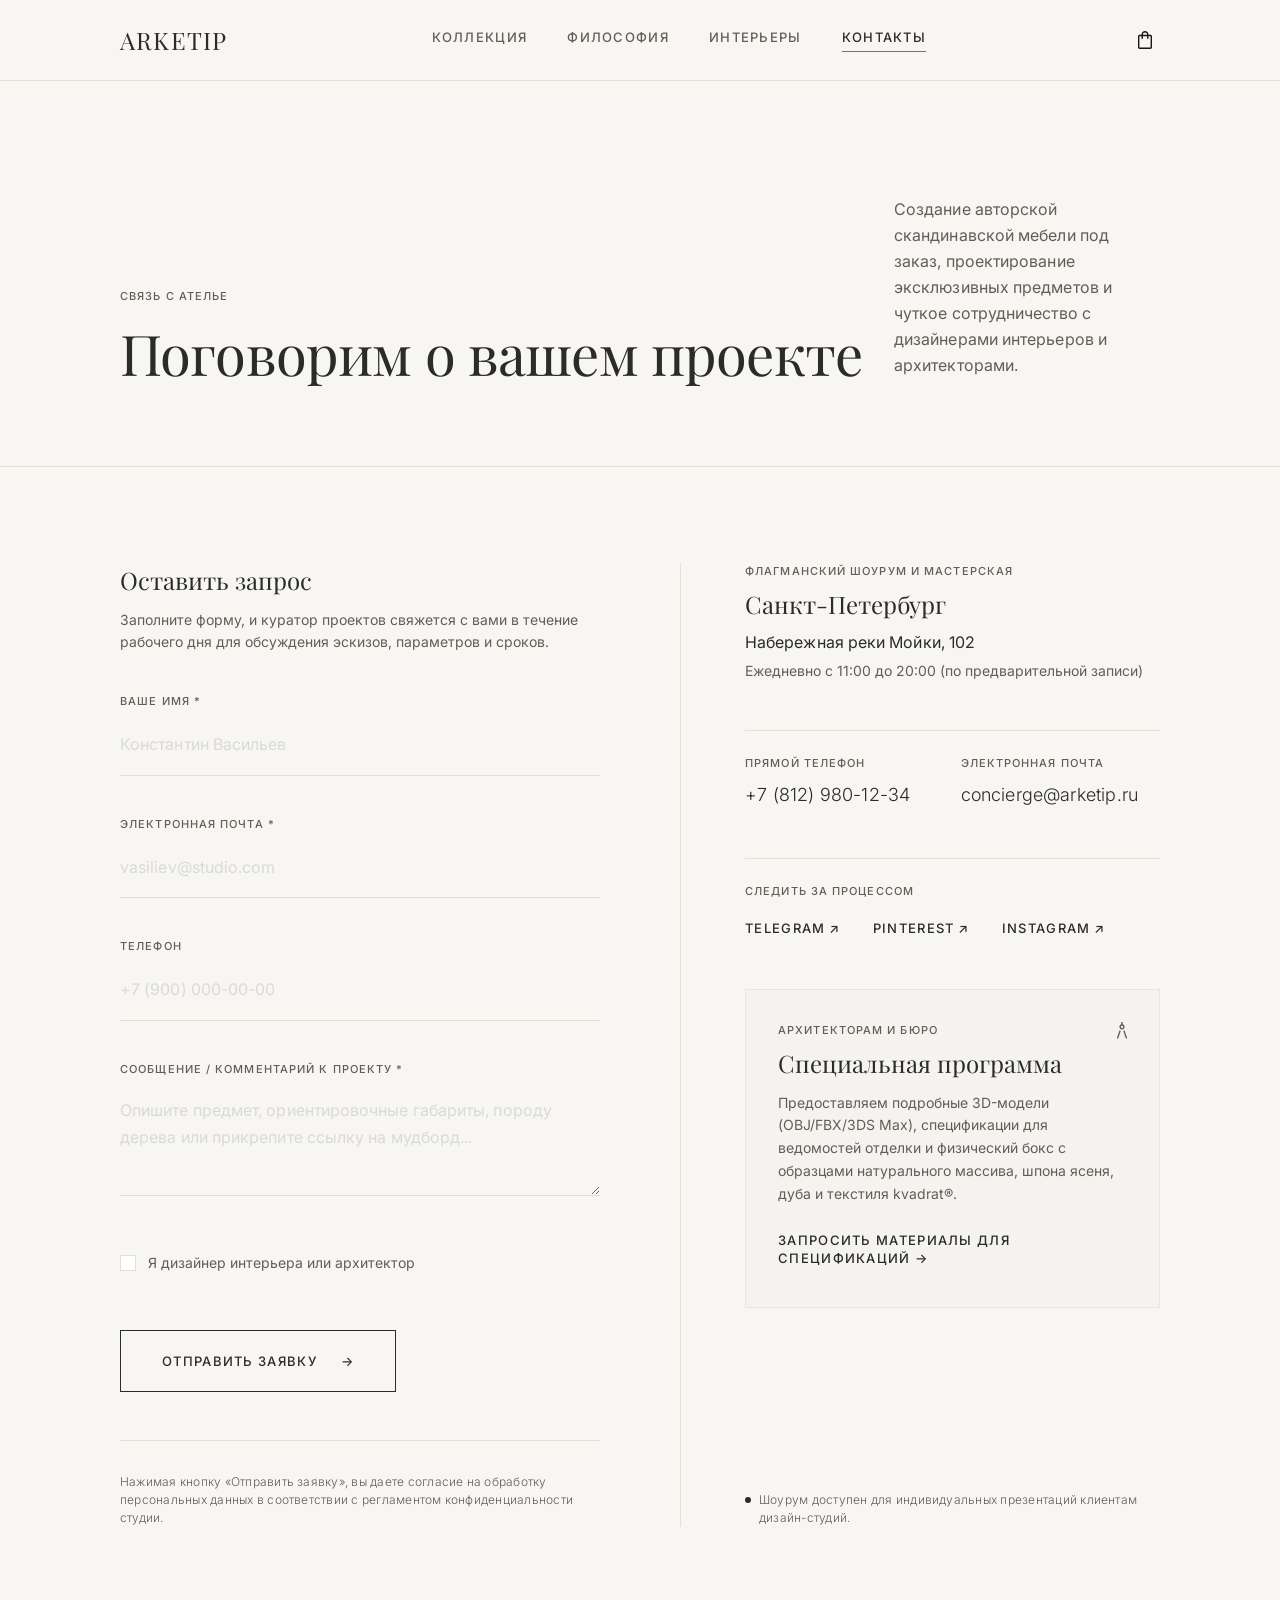
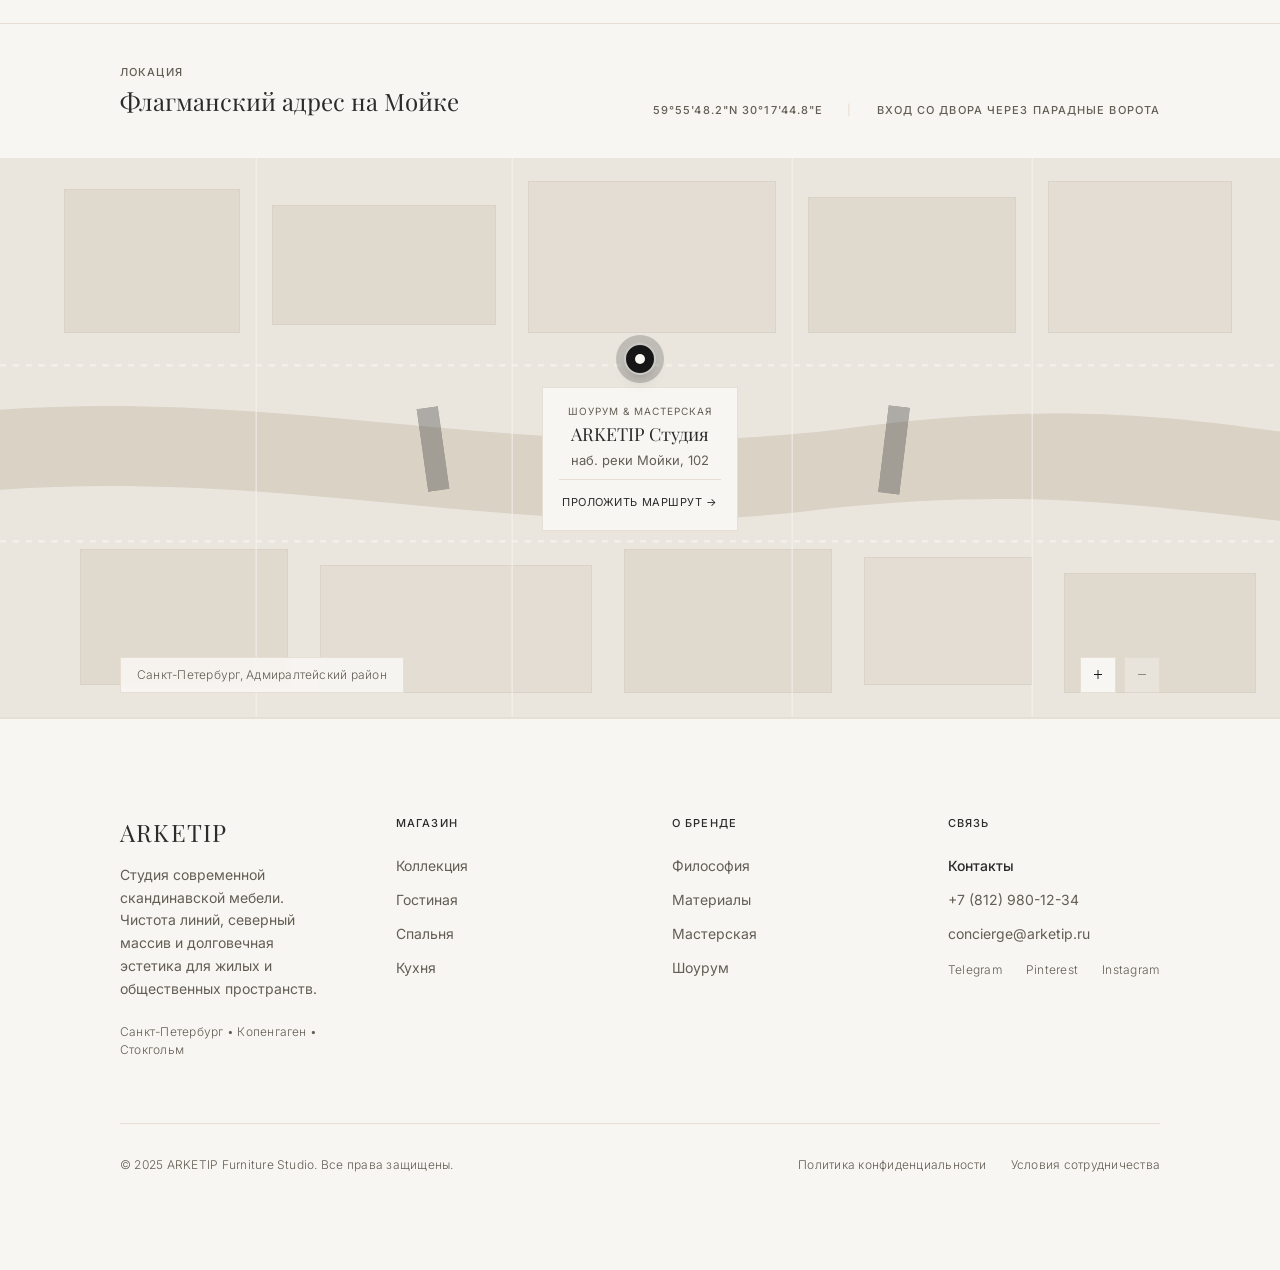
<file: contacts.html>
<!DOCTYPE html>
<html lang="ru">
<head>
  <meta charset="UTF-8">
  <meta name="viewport" content="width=device-width, initial-scale=1.0">
  <title>Контакты — ARKETIP</title>
  <meta name="description" content="Свяжитесь с ателье ARKETIP: шоурум и мастерская на набережной реки Мойки, авторская мебель под заказ и программа для архитекторов.">
  <link rel="preconnect" href="https://fonts.googleapis.com">
  <link rel="preconnect" href="https://fonts.gstatic.com" crossorigin>
  <link href="https://fonts.googleapis.com/css2?family=Inter:wght@300;400;500&family=Playfair+Display:wght@400&display=swap&subset=cyrillic" rel="stylesheet">
  <link rel="stylesheet" href="css/style.css">
</head>
<body>

  <!-- 1. Шапка -->
  <header class="header">
    <div class="container header__inner">
      <button class="burger" type="button" aria-label="Открыть меню" aria-expanded="false" aria-controls="mobile-menu">
        <span class="burger__line"></span>
      </button>

      <a href="index.html" class="logo">ARKETIP</a>

      <nav class="nav" aria-label="Основная навигация">
        <ul class="nav__list">
          <li><a href="collection.html" class="nav__link">Коллекция</a></li>
          <li><a href="philosophy.html" class="nav__link">Философия</a></li>
          <li><a href="interiors.html" class="nav__link">Интерьеры</a></li>
          <li><a href="contacts.html" class="nav__link nav__link--active" aria-current="page">Контакты</a></li>
        </ul>
      </nav>

      <a href="cart.html" class="cart-btn" aria-label="Корзина покупок">
        <img src="images/icon-bag.svg" width="13.75" height="17.42" alt="">
        <span class="cart-btn__count" hidden>0</span>
      </a>
    </div>
  </header>

  <!-- Мобильное меню -->
  <div class="mobile-menu" id="mobile-menu">
    <nav class="mobile-menu__inner" aria-label="Мобильная навигация">
      <p class="mobile-menu__label">Меню студии</p>
      <ul class="mobile-menu__list">
        <li><a href="collection.html" class="mobile-menu__link">Коллекция</a></li>
        <li><a href="index.html#categories" class="mobile-menu__link">Категории</a></li>
        <li><a href="interiors.html" class="mobile-menu__link">Интерьеры</a></li>
        <li><a href="philosophy.html" class="mobile-menu__link">Философия</a></li>
        <li><a href="contacts.html" class="mobile-menu__link mobile-menu__link--active" aria-current="page">Контакты</a></li>
      </ul>
      <div class="mobile-menu__footer">
        <address>Шоурум в Санкт-Петербурге:<br>Набережная реки Мойки, 102</address>
        <p><a href="tel:+78129801234">+7 (812) 980-12-34</a> • <a href="mailto:concierge@arketip.ru">concierge@arketip.ru</a></p>
      </div>
    </nav>
  </div>

  <main class="contacts">

    <!-- 2. Вступление -->
    <section class="contacts__intro">
      <div class="container contacts__intro-grid">
        <div>
          <p class="eyebrow">Связь с ателье</p>
          <h1 class="contacts__title">Поговорим о вашем проекте</h1>
        </div>
        <p class="contacts__lead">
          Создание авторской скандинавской мебели под заказ, проектирование
          эксклюзивных предметов и чуткое сотрудничество с дизайнерами
          интерьеров и архитекторами.
        </p>
      </div>
    </section>

    <!-- 3. Форма и контакты -->
    <section class="container contacts__split">
      <div class="contacts__form-col">
        <div class="contacts__form-head">
          <h2 class="contacts__subtitle">Оставить запрос</h2>
          <p class="contacts__muted">
            Заполните форму, и куратор проектов свяжется с вами в течение рабочего дня
            для обсуждения эскизов, параметров и сроков.
          </p>
        </div>

        <form class="request-form" novalidate>
          <label class="field">
            <span class="field__label">Ваше имя *</span>
            <input class="field__input" type="text" name="name" placeholder="Константин Васильев" autocomplete="name" required>
          </label>

          <label class="field">
            <span class="field__label">Электронная почта *</span>
            <input class="field__input" type="email" name="email" placeholder="vasiliev@studio.com" autocomplete="email" required>
          </label>

          <label class="field">
            <span class="field__label">Телефон</span>
            <input class="field__input" type="tel" name="phone" placeholder="+7 (900) 000-00-00" autocomplete="tel">
          </label>

          <label class="field field--textarea">
            <span class="field__label">Сообщение / комментарий к проекту *</span>
            <textarea class="field__input" name="message" rows="3" placeholder="Опишите предмет, ориентировочные габариты, породу дерева или прикрепите ссылку на мудборд..." required></textarea>
          </label>

          <label class="checkbox">
            <input class="checkbox__input" type="checkbox" name="designer">
            <span>Я дизайнер интерьера или архитектор</span>
          </label>

          <div class="request-form__actions">
            <button class="request-form__submit" type="submit">Отправить заявку <span aria-hidden="true">→</span></button>
            <p class="request-form__status" role="status" aria-live="polite"></p>
          </div>
        </form>

        <p class="contacts__consent">
          Нажимая кнопку «Отправить заявку», вы даете согласие на обработку персональных
          данных в соответствии с регламентом конфиденциальности студии.
        </p>
      </div>

      <div class="contacts__info" id="showroom">
        <div class="contacts__info-list">
          <div class="contacts__block">
            <p class="eyebrow">Флагманский шоурум и мастерская</p>
            <p class="contacts__subtitle">Санкт-Петербург</p>
            <p class="contacts__address">Набережная реки Мойки, 102</p>
            <p class="contacts__muted">Ежедневно с 11:00 до 20:00 (по предварительной записи)</p>
          </div>

          <div class="contacts__block contacts__block--direct">
            <div>
              <p class="eyebrow">Прямой телефон</p>
              <a href="tel:+78129801234" class="contacts__direct">+7 (812) 980-12-34</a>
            </div>
            <div>
              <p class="eyebrow">Электронная почта</p>
              <a href="mailto:concierge@arketip.ru" class="contacts__direct">concierge@arketip.ru</a>
            </div>
          </div>

          <div class="contacts__block">
            <p class="eyebrow">Следить за процессом</p>
            <ul class="contacts__socials">
              <li><a href="#">Telegram <span aria-hidden="true">↗</span></a></li>
              <li><a href="#">Pinterest <span aria-hidden="true">↗</span></a></li>
              <li><a href="#">Instagram <span aria-hidden="true">↗</span></a></li>
            </ul>
          </div>

          <div class="program">
            <div class="program__head">
              <div>
                <p class="eyebrow">Архитекторам и бюро</p>
                <h3 class="contacts__subtitle">Специальная программа</h3>
              </div>
              <img src="images/contacts/icon-bookmark.svg" width="10.5" height="17.4615" alt="">
            </div>
            <p class="contacts__muted program__text">
              Предоставляем подробные 3D-модели (OBJ/FBX/3DS Max), спецификации для
              ведомостей отделки и физический бокс с образцами натурального массива,
              шпона ясеня, дуба и текстиля kvadrat®.
            </p>
            <a href="mailto:concierge@arketip.ru?subject=Материалы для спецификаций" class="program__link">
              Запросить материалы для спецификаций <span aria-hidden="true">→</span>
            </a>
          </div>
        </div>

        <p class="contacts__note">Шоурум доступен для индивидуальных презентаций клиентам дизайн-студий.</p>
      </div>
    </section>

    <!-- 4. Карта -->
    <section class="location" aria-labelledby="location-title">
      <div class="container location__head">
        <div>
          <p class="eyebrow">Локация</p>
          <h2 class="contacts__subtitle" id="location-title">Флагманский адрес на Мойке</h2>
        </div>
        <p class="location__meta">
          <span>59°55'48.2"N 30°17'44.8"E</span>
          <span class="location__sep" aria-hidden="true">|</span>
          <span>Вход со двора через парадные ворота</span>
        </p>
      </div>

      <div class="map">
        <div class="map__canvas" aria-hidden="true">
          <img class="map__layer" src="images/contacts/map/vector-0.svg" alt="" style="left: 0; top: 0; width: 100%; height: 100%;">
          <img class="map__layer" src="images/contacts/map/vector-1.svg" alt="" style="left: 5%; top: 5.64%; width: 13.75%; height: 25.76%;">
          <img class="map__layer" src="images/contacts/map/vector-2.svg" alt="" style="left: 21.25%; top: 8.5%; width: 17.5%; height: 21.46%;">
          <img class="map__layer" src="images/contacts/map/vector-3.svg" alt="" style="left: 41.25%; top: 4.2%; width: 19.37%; height: 27.2%;">
          <img class="map__layer" src="images/contacts/map/vector-4.svg" alt="" style="left: 63.13%; top: 7.07%; width: 16.24%; height: 24.33%;">
          <img class="map__layer" src="images/contacts/map/vector-5.svg" alt="" style="left: 81.88%; top: 4.2%; width: 14.37%; height: 27.2%;">
          <img class="map__layer" src="images/contacts/map/vector-6.svg" alt="" style="left: -3.13%; top: 44.43%; width: 106.26%; height: 21.31%;">
          <img class="map__layer map__bridge" src="images/contacts/map/vector-7.svg" width="22.4" height="84" alt="" style="left: calc(33.825% - 11.2px); top: calc(52.15% - 42px); transform: rotate(-8deg);">
          <img class="map__layer map__bridge" src="images/contacts/map/vector-8.svg" width="22.4" height="88" alt="" style="left: calc(69.825% - 11.2px); top: calc(52.335% - 44px); transform: rotate(7deg);">
          <img class="map__layer" src="images/contacts/map/vector-4.svg" alt="" style="left: 6.25%; top: 70.04%; width: 16.25%; height: 24.32%;">
          <img class="map__layer" src="images/contacts/map/vector-9.svg" alt="" style="left: 25%; top: 72.9%; width: 21.25%; height: 22.9%;">
          <img class="map__layer" src="images/contacts/map/vector-10.svg" alt="" style="left: 48.75%; top: 70.04%; width: 16.25%; height: 25.76%;">
          <img class="map__layer" src="images/contacts/map/vector-11.svg" alt="" style="left: 67.5%; top: 71.47%; width: 13.12%; height: 22.89%;">
          <img class="map__layer" src="images/contacts/map/vector-12.svg" alt="" style="left: 83.13%; top: 74.33%; width: 14.99%; height: 21.47%;">
          <img class="map__layer map__road-h" src="images/contacts/map/vector-13.svg" alt="" style="top: 37.12%;">
          <img class="map__layer map__road-h" src="images/contacts/map/vector-13.svg" alt="" style="top: 68.6%;">
          <img class="map__layer map__road-v" src="images/contacts/map/vector-14.svg" alt="" style="left: 20%;">
          <img class="map__layer map__road-v" src="images/contacts/map/vector-14.svg" alt="" style="left: 40%;">
          <img class="map__layer map__road-v" src="images/contacts/map/vector-14.svg" alt="" style="left: 61.88%;">
          <img class="map__layer map__road-v" src="images/contacts/map/vector-14.svg" alt="" style="left: 80.63%;">
        </div>

        <div class="map__pin">
          <span class="map__marker" aria-hidden="true"></span>
          <div class="map__card">
            <p class="map__card-label">Шоурум &amp; мастерская</p>
            <p class="map__card-title">ARKETIP Студия</p>
            <p class="map__card-address">наб. реки Мойки, 102</p>
            <a class="map__card-link" href="https://yandex.ru/maps/?text=Санкт-Петербург, набережная реки Мойки, 102" target="_blank" rel="noopener">
              Проложить маршрут <span aria-hidden="true">→</span>
            </a>
          </div>
        </div>

        <p class="map__area">Санкт-Петербург, Адмиралтейский район</p>

        <div class="map__zoom">
          <button class="map__zoom-btn" type="button" data-zoom="in" aria-label="Увеличить">
            <img src="images/contacts/icon-plus.svg" width="8.66662" height="8.66662" alt="">
          </button>
          <button class="map__zoom-btn" type="button" data-zoom="out" aria-label="Уменьшить">
            <img src="images/contacts/icon-minus.svg" width="8.66662" height="0.999976" alt="">
          </button>
        </div>
      </div>
    </section>

  </main>

  <!-- 5. Подвал -->
  <footer class="footer">
    <div class="container">
      <div class="footer__grid footer__grid--even">
        <div class="footer__brand footer__brand--compact">
          <a href="index.html" class="logo">ARKETIP</a>
          <p class="footer__about">
            Студия современной скандинавской мебели. Чистота линий, северный массив
            и долговечная эстетика для жилых и общественных пространств.
          </p>
          <p class="footer__address">Санкт-Петербург • Копенгаген • Стокгольм</p>
        </div>

        <nav class="footer__nav" aria-label="Навигация в подвале">
          <div class="footer__col">
            <h4 class="footer__heading">Магазин</h4>
            <ul class="footer__list">
              <li><a href="collection.html">Коллекция</a></li>
              <li><a href="living.html">Гостиная</a></li>
              <li><a href="bedroom.html">Спальня</a></li>
              <li><a href="kitchen.html">Кухня</a></li>
            </ul>
          </div>
          <div class="footer__col">
            <h4 class="footer__heading">О бренде</h4>
            <ul class="footer__list">
              <li><a href="philosophy.html">Философия</a></li>
              <li><a href="philosophy.html#materials">Материалы</a></li>
              <li><a href="philosophy.html#workshop">Мастерская</a></li>
              <li><a href="#showroom">Шоурум</a></li>
            </ul>
          </div>
          <div class="footer__col">
            <h4 class="footer__heading">Связь</h4>
            <ul class="footer__list">
              <li><a href="contacts.html" class="footer__link--active" aria-current="page">Контакты</a></li>
              <li><a href="tel:+78129801234">+7 (812) 980-12-34</a></li>
              <li><a href="mailto:concierge@arketip.ru">concierge@arketip.ru</a></li>
              <li class="footer__socials footer__socials--plain">
                <a href="#">Telegram</a>
                <a href="#">Pinterest</a>
                <a href="#">Instagram</a>
              </li>
            </ul>
          </div>
        </nav>
      </div>

      <div class="footer__bottom">
        <p>© 2025 ARKETIP Furniture Studio. Все права защищены.</p>
        <ul class="footer__legal">
          <li><a href="#">Политика конфиденциальности</a></li>
          <li><a href="#">Условия сотрудничества</a></li>
        </ul>
      </div>
    </div>
  </footer>

  <script src="js/script.js"></script>
</body>
</html>
</file>
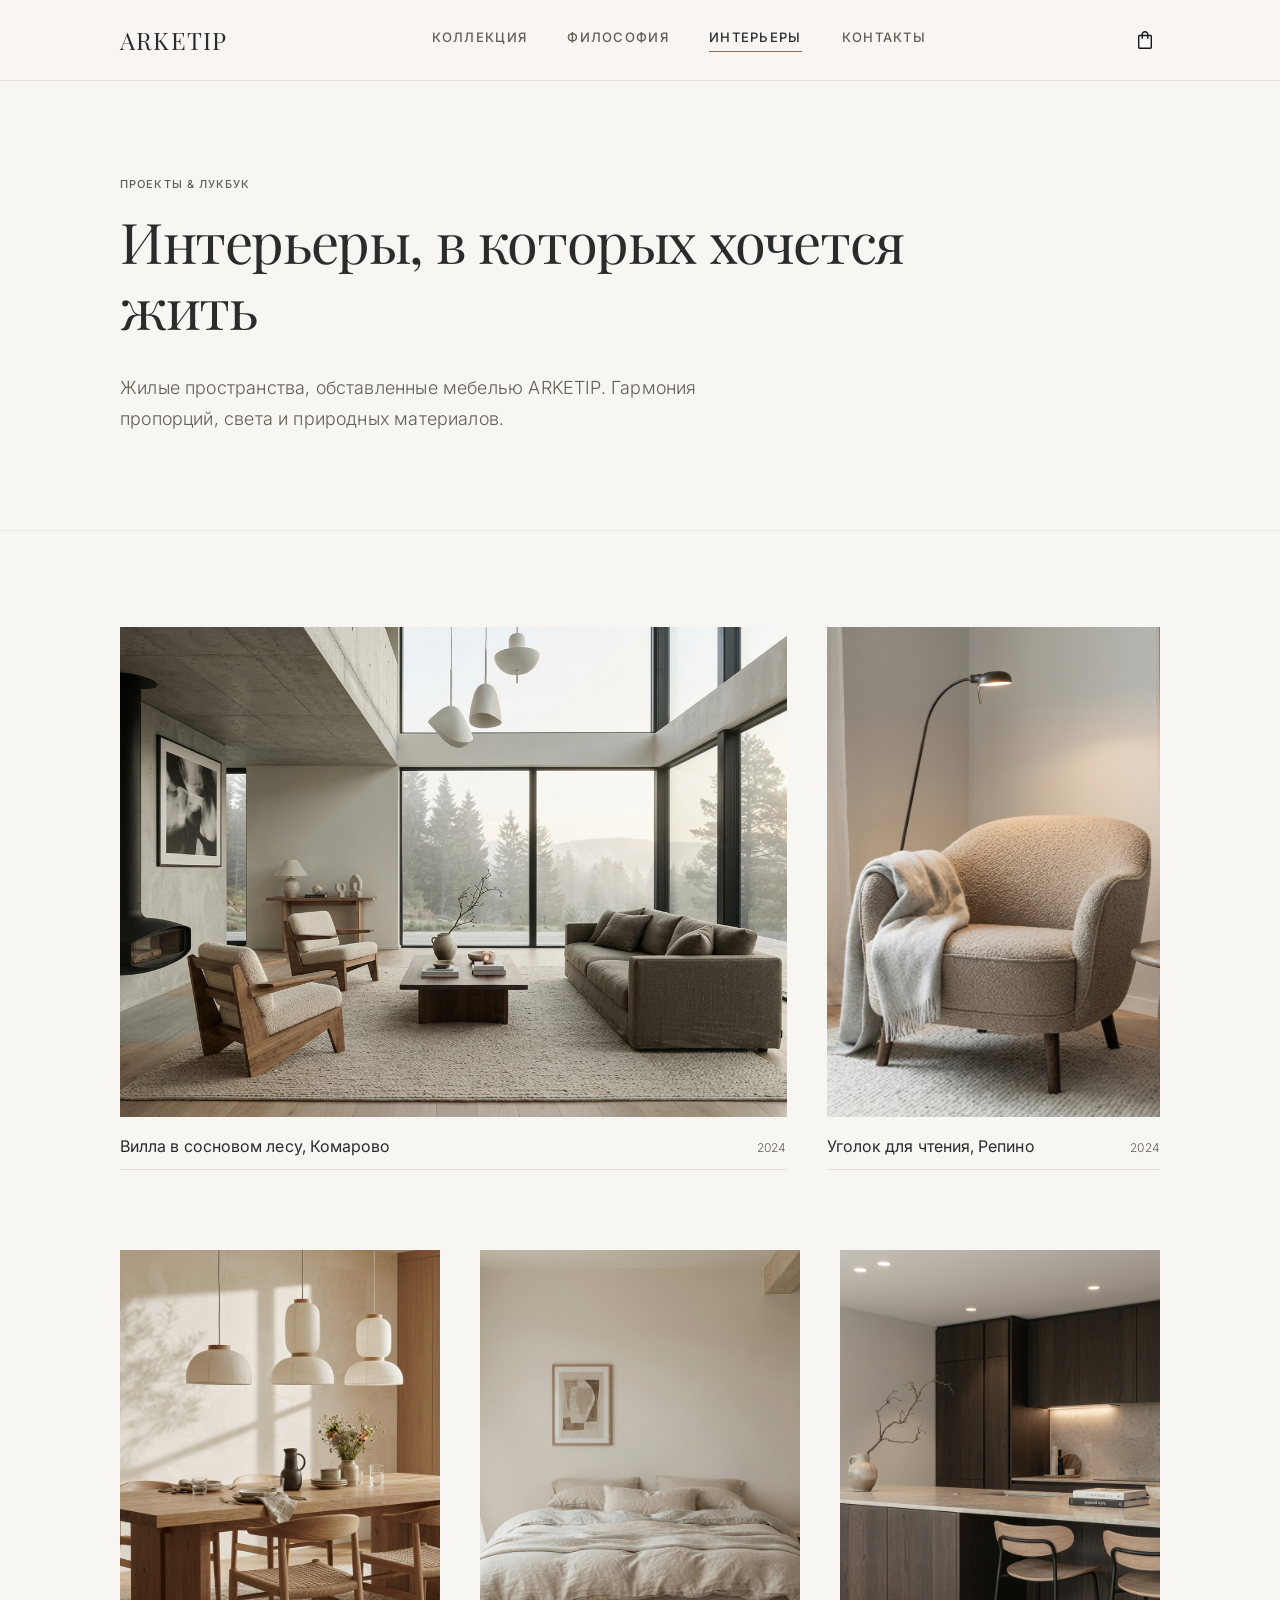
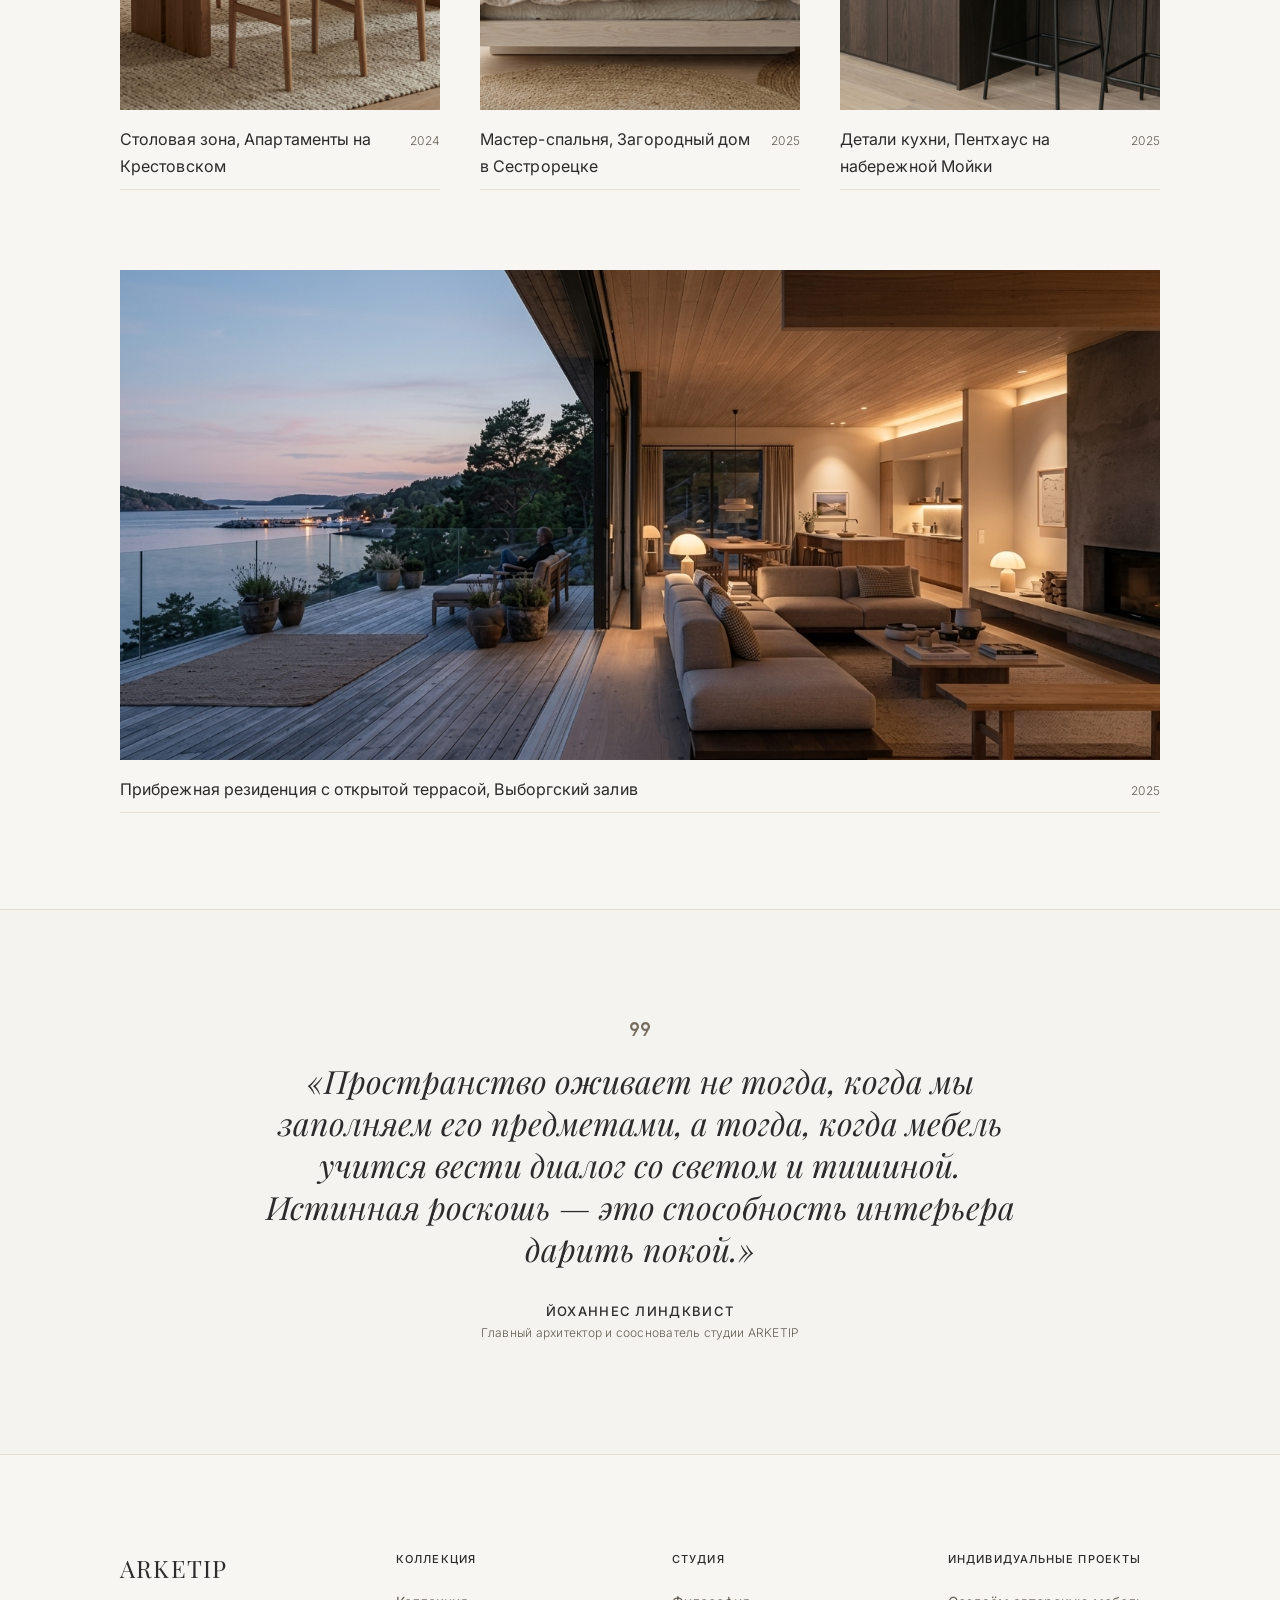
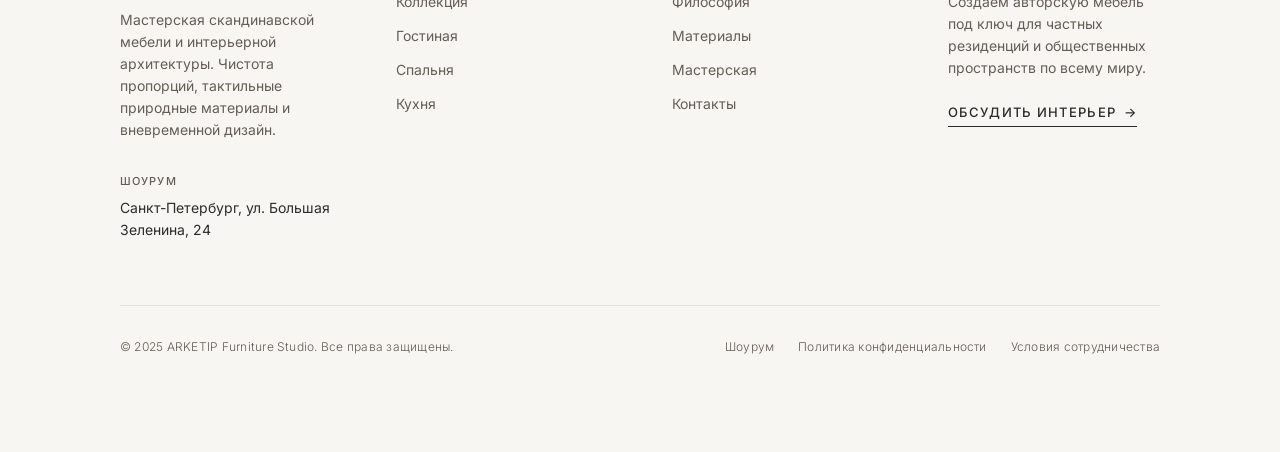
<file: interiors.html>
<!DOCTYPE html>
<html lang="ru">
<head>
  <meta charset="UTF-8">
  <meta name="viewport" content="width=device-width, initial-scale=1.0">
  <title>Интерьеры — ARKETIP</title>
  <meta name="description" content="Проекты и лукбук ARKETIP: жилые пространства, обставленные авторской мебелью из массива дерева и природных материалов.">
  <link rel="preconnect" href="https://fonts.googleapis.com">
  <link rel="preconnect" href="https://fonts.gstatic.com" crossorigin>
  <link href="https://fonts.googleapis.com/css2?family=Inter:wght@300;400;500&family=Playfair+Display:ital,wght@0,400;1,400&display=swap&subset=cyrillic" rel="stylesheet">
  <link rel="stylesheet" href="css/style.css">
</head>
<body>

  <!-- 1. Шапка -->
  <header class="header">
    <div class="container header__inner">
      <button class="burger" type="button" aria-label="Открыть меню" aria-expanded="false" aria-controls="mobile-menu">
        <span class="burger__line"></span>
      </button>

      <a href="index.html" class="logo">ARKETIP</a>

      <nav class="nav" aria-label="Основная навигация">
        <ul class="nav__list">
          <li><a href="collection.html" class="nav__link">Коллекция</a></li>
          <li><a href="philosophy.html" class="nav__link">Философия</a></li>
          <li><a href="interiors.html" class="nav__link nav__link--active" aria-current="page">Интерьеры</a></li>
          <li><a href="contacts.html" class="nav__link">Контакты</a></li>
        </ul>
      </nav>

      <a href="cart.html" class="cart-btn" aria-label="Корзина покупок">
        <img src="images/icon-bag.svg" width="13.75" height="17.42" alt="">
        <span class="cart-btn__count" hidden>0</span>
      </a>
    </div>
  </header>

  <!-- Мобильное меню -->
  <div class="mobile-menu" id="mobile-menu">
    <nav class="mobile-menu__inner" aria-label="Мобильная навигация">
      <p class="mobile-menu__label">Меню студии</p>
      <ul class="mobile-menu__list">
        <li><a href="collection.html" class="mobile-menu__link">Коллекция</a></li>
        <li><a href="index.html#categories" class="mobile-menu__link">Категории</a></li>
        <li><a href="interiors.html" class="mobile-menu__link mobile-menu__link--active" aria-current="page">Интерьеры</a></li>
        <li><a href="philosophy.html" class="mobile-menu__link">Философия</a></li>
        <li><a href="contacts.html" class="mobile-menu__link">Контакты</a></li>
      </ul>
      <div class="mobile-menu__footer">
        <address>Шоурум в Санкт-Петербурге:<br>Набережная реки Мойки, 102</address>
        <p><a href="tel:+78129801234">+7 (812) 980-12-34</a> • <a href="mailto:concierge@arketip.ru">concierge@arketip.ru</a></p>
      </div>
    </nav>
  </div>

  <main class="lookbook">

    <!-- 2. Вступление -->
    <section class="lookbook__intro">
      <div class="container">
        <p class="eyebrow">Проекты &amp; лукбук</p>
        <h1 class="lookbook__title">Интерьеры, в которых хочется жить</h1>
        <p class="lookbook__text">
          Жилые пространства, обставленные мебелью ARKETIP. Гармония
          пропорций, света и природных материалов.
        </p>
      </div>
    </section>

    <!-- 3. Галерея проектов -->
    <section class="container gallery" aria-label="Проекты">
      <div class="gallery__row">
        <figure class="interior interior--wide">
          <div class="interior__image">
            <img src="images/interiors/project-1.jpg" alt="Гостиная виллы с панорамными окнами в сосновом лесу" loading="lazy">
          </div>
          <figcaption class="interior__caption">
            <span class="interior__title">Вилла в сосновом лесу, Комарово</span>
            <span class="interior__year">2024</span>
          </figcaption>
        </figure>

        <figure class="interior">
          <div class="interior__image">
            <img src="images/interiors/project-2.jpg" alt="Кресло и торшер в уголке для чтения" loading="lazy">
          </div>
          <figcaption class="interior__caption">
            <span class="interior__title">Уголок для чтения, Репино</span>
            <span class="interior__year">2024</span>
          </figcaption>
        </figure>
      </div>

      <div class="gallery__row gallery__row--triplet">
        <figure class="interior">
          <div class="interior__image">
            <img src="images/interiors/project-3.jpg" alt="Обеденный стол и подвесные светильники в столовой" loading="lazy">
          </div>
          <figcaption class="interior__caption">
            <span class="interior__title">Столовая зона, Апартаменты на Крестовском</span>
            <span class="interior__year">2024</span>
          </figcaption>
        </figure>

        <figure class="interior">
          <div class="interior__image">
            <img src="images/interiors/project-4.jpg" alt="Кровать с льняным бельём в мастер-спальне" loading="lazy">
          </div>
          <figcaption class="interior__caption">
            <span class="interior__title">Мастер-спальня, Загородный дом в Сестрорецке</span>
            <span class="interior__year">2025</span>
          </figcaption>
        </figure>

        <figure class="interior">
          <div class="interior__image">
            <img src="images/interiors/project-5.jpg" alt="Кухонный остров с барными стульями" loading="lazy">
          </div>
          <figcaption class="interior__caption">
            <span class="interior__title">Детали кухни, Пентхаус на набережной Мойки</span>
            <span class="interior__year">2025</span>
          </figcaption>
        </figure>
      </div>

      <figure class="interior interior--panorama">
        <div class="interior__image">
          <img src="images/interiors/project-6.jpg" alt="Гостиная с открытой террасой на берегу залива" loading="lazy">
        </div>
        <figcaption class="interior__caption">
          <span class="interior__title">Прибрежная резиденция с открытой террасой, Выборгский залив</span>
          <span class="interior__year">2025</span>
        </figcaption>
      </figure>
    </section>

    <!-- 4. Цитата архитектора -->
    <section class="quote">
      <div class="container">
        <figure class="quote__inner">
          <img src="images/icon-quote.svg" width="20.2403" height="14.1346" alt="">
          <blockquote class="quote__text">
            «Пространство оживает не тогда, когда мы заполняем его предметами,
            а тогда, когда мебель учится вести диалог со светом и тишиной.
            Истинная роскошь — это способность интерьера дарить покой.»
          </blockquote>
          <figcaption class="quote__author">
            <span class="quote__name">Йоханнес Линдквист</span>
            <span class="quote__role">Главный архитектор и сооснователь студии ARKETIP</span>
          </figcaption>
        </figure>
      </div>
    </section>

  </main>

  <!-- 5. Подвал -->
  <footer class="footer">
    <div class="container">
      <div class="footer__grid footer__grid--even">
        <div class="footer__brand">
          <a href="index.html" class="logo">ARKETIP</a>
          <p class="footer__about">
            Мастерская скандинавской мебели и интерьерной архитектуры. Чистота
            пропорций, тактильные природные материалы и вневременной дизайн.
          </p>
          <div class="footer__showroom" id="showroom">
            <p class="footer__heading">Шоурум</p>
            <p>Санкт-Петербург, ул. Большая Зеленина, 24</p>
          </div>
        </div>

        <nav class="footer__nav" aria-label="Навигация в подвале">
          <div class="footer__col">
            <h4 class="footer__heading">Коллекция</h4>
            <ul class="footer__list">
              <li><a href="collection.html">Коллекция</a></li>
              <li><a href="living.html">Гостиная</a></li>
              <li><a href="bedroom.html">Спальня</a></li>
              <li><a href="kitchen.html">Кухня</a></li>
            </ul>
          </div>
          <div class="footer__col">
            <h4 class="footer__heading">Студия</h4>
            <ul class="footer__list">
              <li><a href="philosophy.html">Философия</a></li>
              <li><a href="philosophy.html#materials">Материалы</a></li>
              <li><a href="philosophy.html#workshop">Мастерская</a></li>
              <li><a href="contacts.html">Контакты</a></li>
            </ul>
          </div>
          <div class="footer__col">
            <h4 class="footer__heading">Индивидуальные проекты</h4>
            <p class="footer__about">
              Создаём авторскую мебель под ключ для частных резиденций
              и общественных пространств по всему миру.
            </p>
            <a href="contacts.html" class="link-arrow footer__cta">Обсудить интерьер <span aria-hidden="true">→</span></a>
          </div>
        </nav>
      </div>

      <div class="footer__bottom">
        <p>© 2025 ARKETIP Furniture Studio. Все права защищены.</p>
        <ul class="footer__legal">
          <li><a href="contacts.html#showroom">Шоурум</a></li>
          <li><a href="#">Политика конфиденциальности</a></li>
          <li><a href="#">Условия сотрудничества</a></li>
        </ul>
      </div>
    </div>
  </footer>

  <script src="js/script.js"></script>
</body>
</html>
</file>
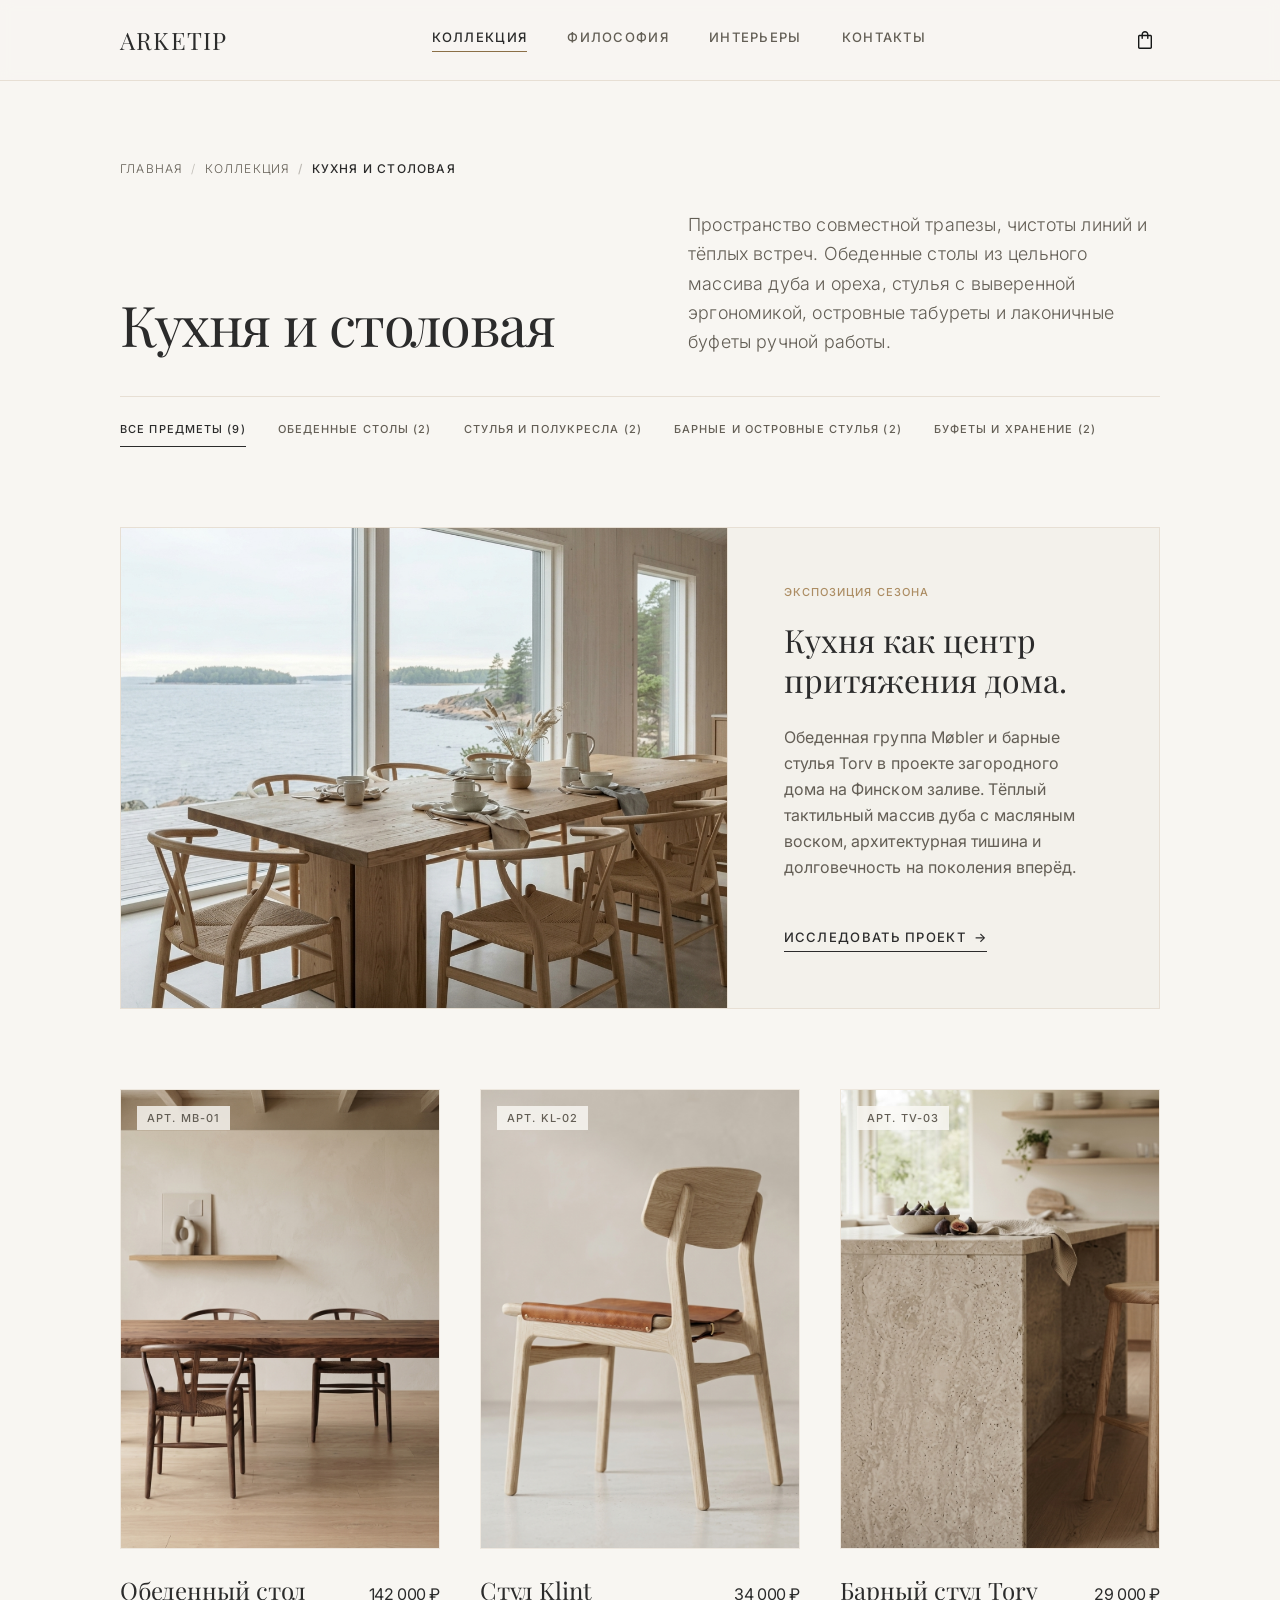
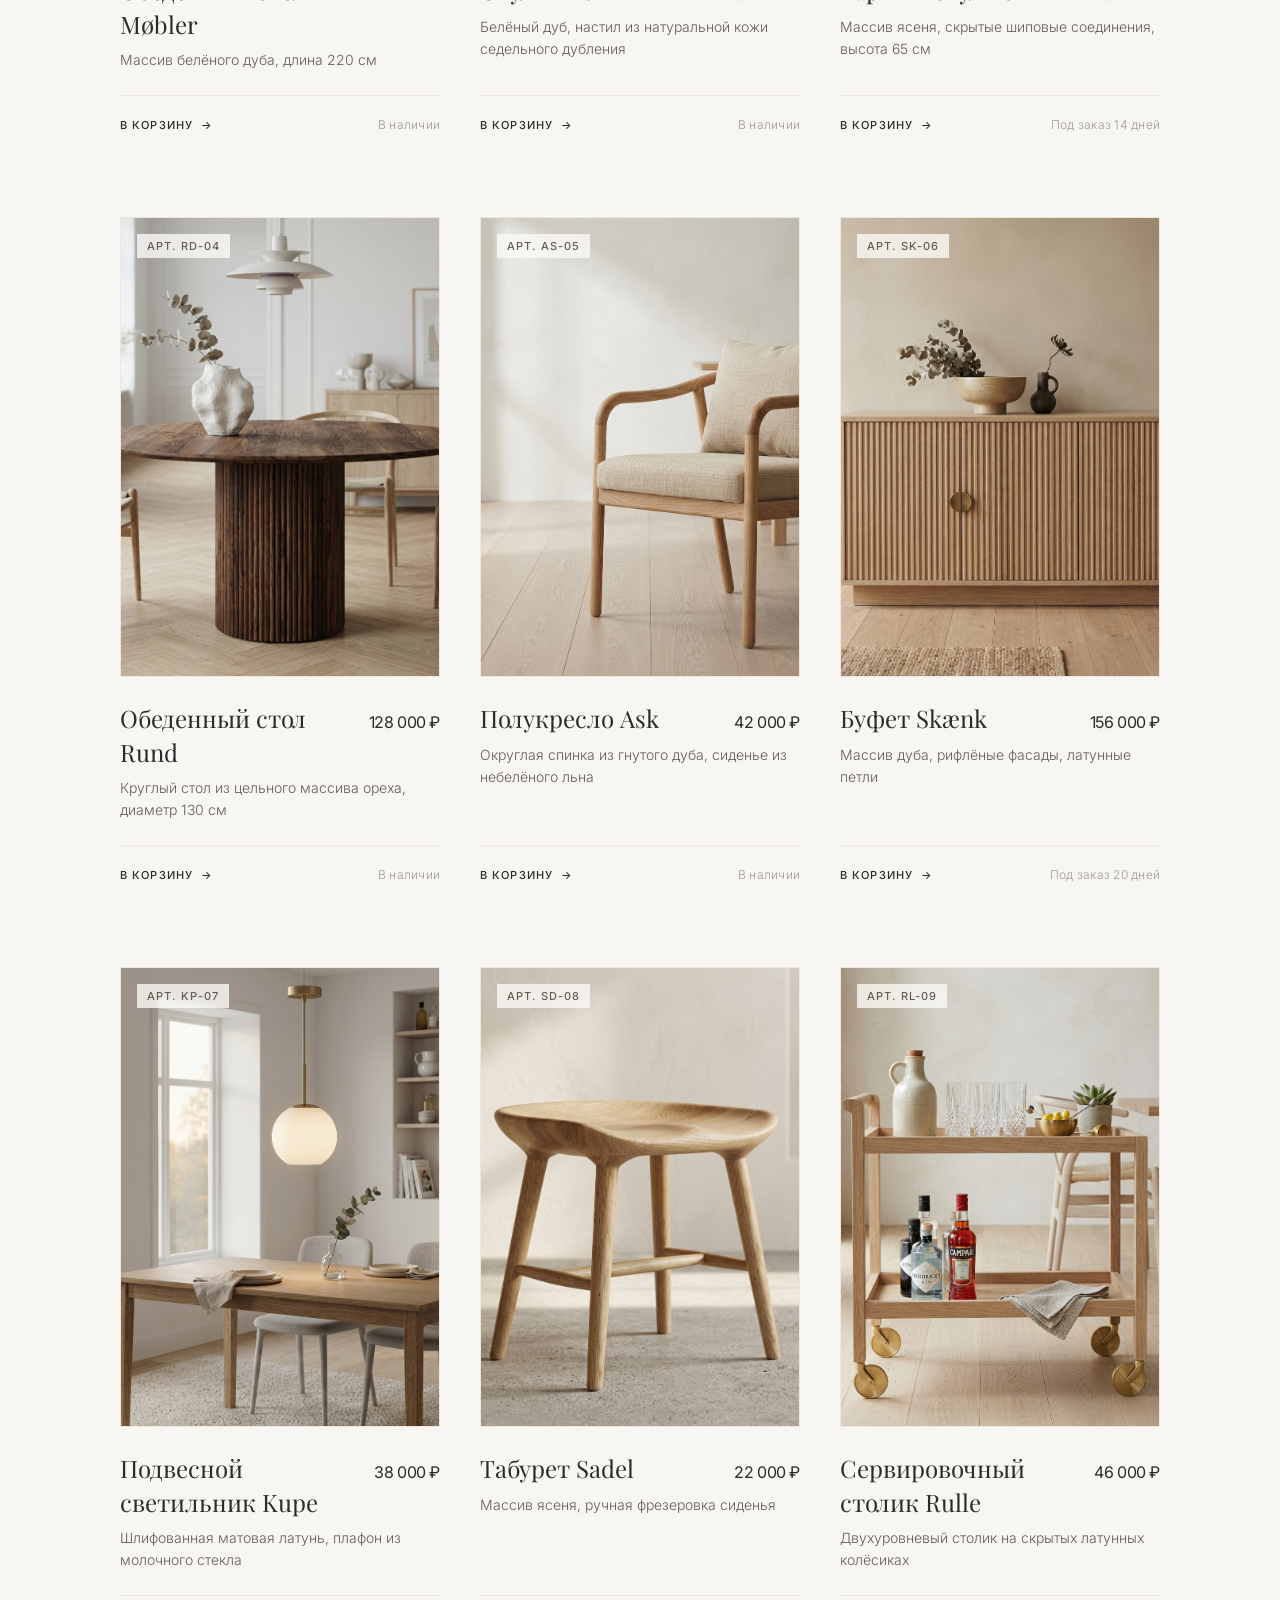
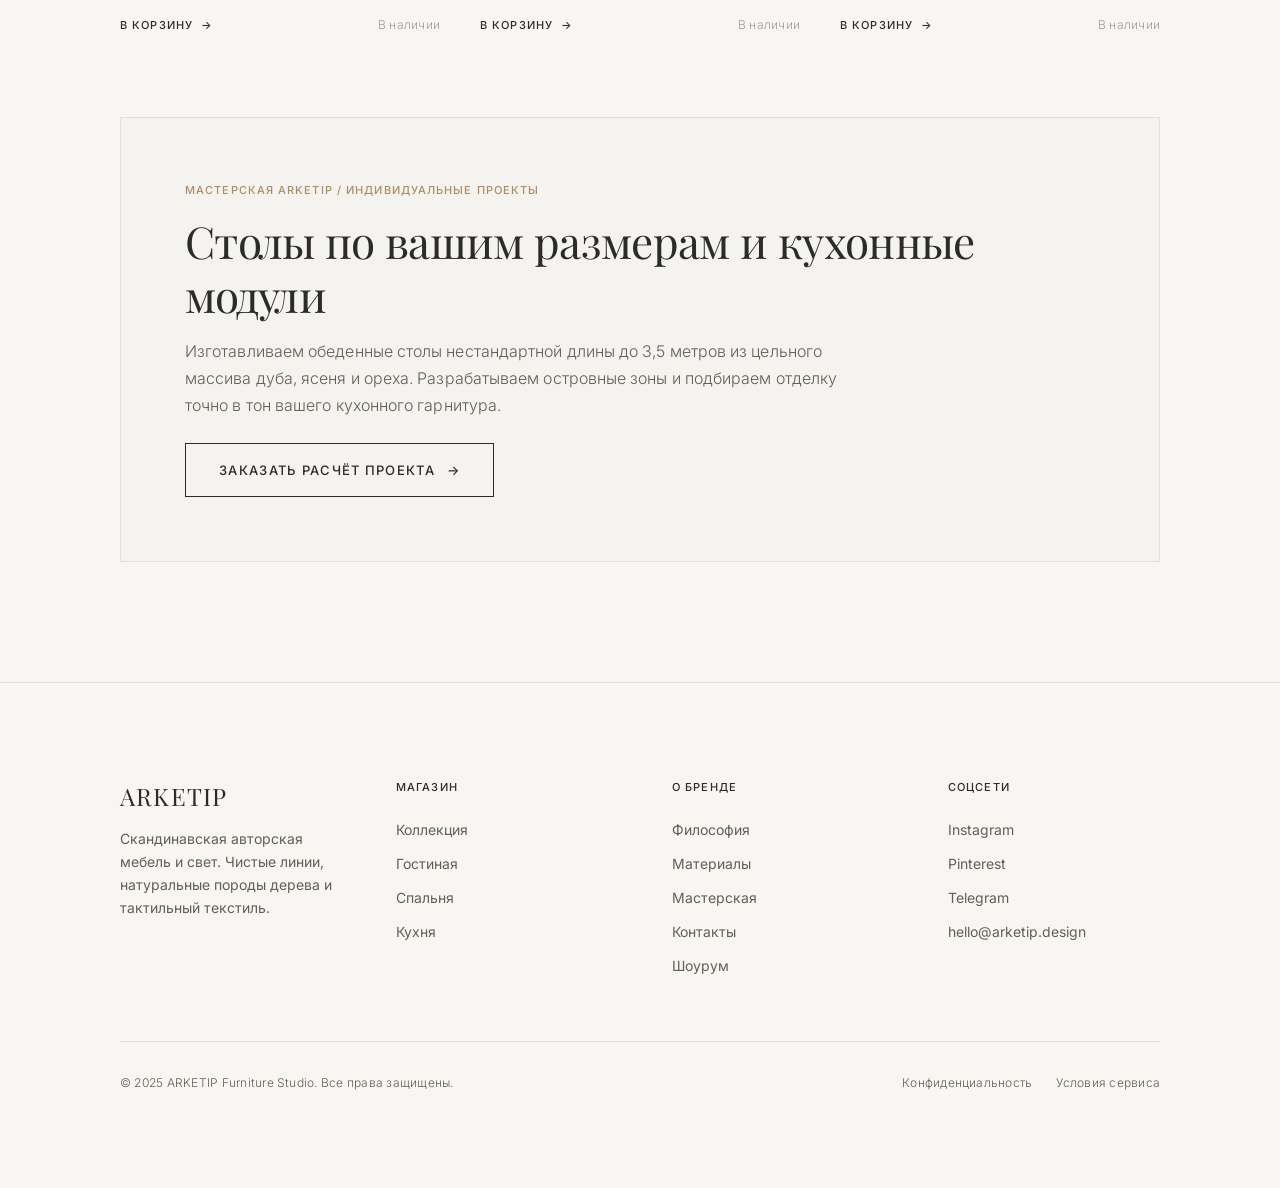
<file: kitchen.html>
<!DOCTYPE html>
<html lang="ru">
<head>
  <meta charset="UTF-8">
  <meta name="viewport" content="width=device-width, initial-scale=1.0">
  <title>Кухня и столовая — Коллекция | ARKETIP</title>
  <meta name="description" content="Мебель ARKETIP для кухни и столовой: обеденные столы из массива дуба и ореха, стулья, барные табуреты и буфеты ручной работы.">
  <link rel="preconnect" href="https://fonts.googleapis.com">
  <link rel="preconnect" href="https://fonts.gstatic.com" crossorigin>
  <link href="https://fonts.googleapis.com/css2?family=Inter:wght@300;400;500&family=Playfair+Display:wght@400&display=swap&subset=cyrillic" rel="stylesheet">
  <link rel="stylesheet" href="css/style.css">
</head>
<body>

  <!-- 1. Шапка -->
  <header class="header">
    <div class="container header__inner">
      <button class="burger" type="button" aria-label="Открыть меню" aria-expanded="false" aria-controls="mobile-menu">
        <span class="burger__line"></span>
      </button>

      <a href="index.html" class="logo">ARKETIP</a>

      <nav class="nav" aria-label="Основная навигация">
        <ul class="nav__list">
          <li><a href="collection.html" class="nav__link nav__link--active">Коллекция</a></li>
          <li><a href="philosophy.html" class="nav__link">Философия</a></li>
          <li><a href="interiors.html" class="nav__link">Интерьеры</a></li>
          <li><a href="contacts.html" class="nav__link">Контакты</a></li>
        </ul>
      </nav>

      <a href="cart.html" class="cart-btn" aria-label="Корзина покупок">
        <img src="images/icon-bag.svg" width="13.75" height="17.42" alt="">
        <span class="cart-btn__count" hidden>0</span>
      </a>
    </div>
  </header>

  <!-- Мобильное меню -->
  <div class="mobile-menu" id="mobile-menu">
    <nav class="mobile-menu__inner" aria-label="Мобильная навигация">
      <p class="mobile-menu__label">Меню студии</p>
      <ul class="mobile-menu__list">
        <li><a href="collection.html" class="mobile-menu__link mobile-menu__link--active" aria-current="page">Коллекция</a></li>
        <li><a href="index.html#categories" class="mobile-menu__link">Категории</a></li>
        <li><a href="interiors.html" class="mobile-menu__link">Интерьеры</a></li>
        <li><a href="philosophy.html" class="mobile-menu__link">Философия</a></li>
        <li><a href="contacts.html" class="mobile-menu__link">Контакты</a></li>
      </ul>
      <div class="mobile-menu__footer">
        <address>Шоурум в Санкт-Петербурге:<br>Набережная реки Мойки, 102</address>
        <p><a href="tel:+78129801234">+7 (812) 980-12-34</a> • <a href="mailto:concierge@arketip.ru">concierge@arketip.ru</a></p>
      </div>
    </nav>
  </div>

  <main class="catalog room">
    <div class="catalog__inner">

      <!-- 2. Хлебные крошки, заголовок и фильтры -->
      <section class="room__intro">
        <nav class="breadcrumbs" aria-label="Хлебные крошки">
          <ol class="breadcrumbs__list">
            <li><a href="index.html">Главная</a></li>
            <li><a href="collection.html">Коллекция</a></li>
            <li aria-current="page">Кухня и столовая</li>
          </ol>
        </nav>

        <div class="room__head">
          <h1 class="catalog__title">Кухня и столовая</h1>
          <p class="room__text">
            Пространство совместной трапезы, чистоты линий и тёплых встреч. Обеденные столы
            из цельного массива дуба и ореха, стулья с выверенной эргономикой, островные
            табуреты и лаконичные буфеты ручной работы.
          </p>
        </div>

        <div class="filters filters--compact" role="group" aria-label="Фильтр по типу мебели">
          <button class="filters__btn filters__btn--active" type="button" data-filter="all" aria-pressed="true">Все предметы (<span data-count>9</span>)</button>
          <button class="filters__btn" type="button" data-filter="tables" aria-pressed="false">Обеденные столы (<span data-count>2</span>)</button>
          <button class="filters__btn" type="button" data-filter="chairs" aria-pressed="false">Стулья и полукресла (<span data-count>2</span>)</button>
          <button class="filters__btn" type="button" data-filter="bar" aria-pressed="false">Барные и островные стулья (<span data-count>2</span>)</button>
          <button class="filters__btn" type="button" data-filter="storage" aria-pressed="false">Буфеты и хранение (<span data-count>2</span>)</button>
        </div>
      </section>

      <!-- 3. Экспозиция сезона -->
      <section class="feature feature--wide-text" aria-labelledby="feature-title">
        <div class="feature__image">
          <img src="images/kitchen/banner.jpg" alt="Обеденная зона загородного дома с мебелью Møbler и Torv" loading="lazy">
        </div>
        <div class="feature__content">
          <div>
            <p class="feature__eyebrow">Экспозиция сезона</p>
            <h2 class="feature__title" id="feature-title">Кухня как центр притяжения дома.</h2>
            <p class="feature__text">
              Обеденная группа Møbler и барные стулья Torv в проекте загородного дома на Финском
              заливе. Тёплый тактильный массив дуба с масляным воском, архитектурная тишина
              и долговечность на поколения вперёд.
            </p>
          </div>
          <a href="interiors.html" class="link-arrow">Исследовать проект <span aria-hidden="true">→</span></a>
        </div>
      </section>

      <!-- 4. Каталог -->
      <section class="catalog__grid" aria-label="Товары для кухни и столовой">
          <article class="catalog-card catalog-card--framed catalog-card--badged" data-product="mobler" data-category="tables">
            <div class="catalog-card__image">
              <img src="images/collection/item-2.jpg" alt="Обеденный стол Møbler" loading="lazy">
              <span class="catalog-card__badge">Арт. MB-01</span>
            </div>
            <div class="catalog-card__head">
              <h2 class="catalog-card__title">Обеденный стол Møbler</h2>
              <p class="catalog-card__price">142 000 ₽</p>
            </div>
            <p class="catalog-card__desc">Массив белёного дуба, длина 220 см</p>
            <div class="catalog-card__footer">
              <button class="product-card__cart" type="button">В корзину <span aria-hidden="true">→</span></button>
              <span class="catalog-card__sku">В наличии</span>
            </div>
          </article>
          <article class="catalog-card catalog-card--framed catalog-card--badged" data-product="klint" data-category="chairs">
            <div class="catalog-card__image">
              <img src="images/collection/item-3.jpg" alt="Стул Klint" loading="lazy">
              <span class="catalog-card__badge">Арт. KL-02</span>
            </div>
            <div class="catalog-card__head">
              <h2 class="catalog-card__title">Стул Klint</h2>
              <p class="catalog-card__price">34 000 ₽</p>
            </div>
            <p class="catalog-card__desc">Белёный дуб, настил из натуральной кожи седельного дубления</p>
            <div class="catalog-card__footer">
              <button class="product-card__cart" type="button">В корзину <span aria-hidden="true">→</span></button>
              <span class="catalog-card__sku">В наличии</span>
            </div>
          </article>
          <article class="catalog-card catalog-card--framed catalog-card--badged" data-product="torv" data-category="bar">
            <div class="catalog-card__image">
              <img src="images/kitchen/torv.jpg" alt="Барный стул Torv" loading="lazy">
              <span class="catalog-card__badge">Арт. TV-03</span>
            </div>
            <div class="catalog-card__head">
              <h2 class="catalog-card__title">Барный стул Torv</h2>
              <p class="catalog-card__price">29 000 ₽</p>
            </div>
            <p class="catalog-card__desc">Массив ясеня, скрытые шиповые соединения, высота 65 см</p>
            <div class="catalog-card__footer">
              <button class="product-card__cart" type="button">В корзину <span aria-hidden="true">→</span></button>
              <span class="catalog-card__sku">Под заказ 14 дней</span>
            </div>
          </article>
          <article class="catalog-card catalog-card--framed catalog-card--badged" data-product="rund" data-category="tables">
            <div class="catalog-card__image">
              <img src="images/kitchen/rund.jpg" alt="Обеденный стол Rund" loading="lazy">
              <span class="catalog-card__badge">Арт. RD-04</span>
            </div>
            <div class="catalog-card__head">
              <h2 class="catalog-card__title">Обеденный стол Rund</h2>
              <p class="catalog-card__price">128 000 ₽</p>
            </div>
            <p class="catalog-card__desc">Круглый стол из цельного массива ореха, диаметр 130 см</p>
            <div class="catalog-card__footer">
              <button class="product-card__cart" type="button">В корзину <span aria-hidden="true">→</span></button>
              <span class="catalog-card__sku">В наличии</span>
            </div>
          </article>
          <article class="catalog-card catalog-card--framed catalog-card--badged" data-product="ask" data-category="chairs">
            <div class="catalog-card__image">
              <img src="images/kitchen/ask.jpg" alt="Полукресло Ask" loading="lazy">
              <span class="catalog-card__badge">Арт. AS-05</span>
            </div>
            <div class="catalog-card__head">
              <h2 class="catalog-card__title">Полукресло Ask</h2>
              <p class="catalog-card__price">42 000 ₽</p>
            </div>
            <p class="catalog-card__desc">Округлая спинка из гнутого дуба, сиденье из небелёного льна</p>
            <div class="catalog-card__footer">
              <button class="product-card__cart" type="button">В корзину <span aria-hidden="true">→</span></button>
              <span class="catalog-card__sku">В наличии</span>
            </div>
          </article>
          <article class="catalog-card catalog-card--framed catalog-card--badged" data-product="skaenk" data-category="storage">
            <div class="catalog-card__image">
              <img src="images/kitchen/skaenk.jpg" alt="Буфет Skænk" loading="lazy">
              <span class="catalog-card__badge">Арт. SK-06</span>
            </div>
            <div class="catalog-card__head">
              <h2 class="catalog-card__title">Буфет Skænk</h2>
              <p class="catalog-card__price">156 000 ₽</p>
            </div>
            <p class="catalog-card__desc">Массив дуба, рифлёные фасады, латунные петли</p>
            <div class="catalog-card__footer">
              <button class="product-card__cart" type="button">В корзину <span aria-hidden="true">→</span></button>
              <span class="catalog-card__sku">Под заказ 20 дней</span>
            </div>
          </article>
          <article class="catalog-card catalog-card--framed catalog-card--badged" data-product="kupe" data-category="lighting">
            <div class="catalog-card__image">
              <img src="images/kitchen/kupe.jpg" alt="Подвесной светильник Kupe" loading="lazy">
              <span class="catalog-card__badge">Арт. KP-07</span>
            </div>
            <div class="catalog-card__head">
              <h2 class="catalog-card__title">Подвесной светильник Kupe</h2>
              <p class="catalog-card__price">38 000 ₽</p>
            </div>
            <p class="catalog-card__desc">Шлифованная матовая латунь, плафон из молочного стекла</p>
            <div class="catalog-card__footer">
              <button class="product-card__cart" type="button">В корзину <span aria-hidden="true">→</span></button>
              <span class="catalog-card__sku">В наличии</span>
            </div>
          </article>
          <article class="catalog-card catalog-card--framed catalog-card--badged" data-product="sadel" data-category="bar">
            <div class="catalog-card__image">
              <img src="images/kitchen/sadel.jpg" alt="Табурет Sadel" loading="lazy">
              <span class="catalog-card__badge">Арт. SD-08</span>
            </div>
            <div class="catalog-card__head">
              <h2 class="catalog-card__title">Табурет Sadel</h2>
              <p class="catalog-card__price">22 000 ₽</p>
            </div>
            <p class="catalog-card__desc">Массив ясеня, ручная фрезеровка сиденья</p>
            <div class="catalog-card__footer">
              <button class="product-card__cart" type="button">В корзину <span aria-hidden="true">→</span></button>
              <span class="catalog-card__sku">В наличии</span>
            </div>
          </article>
          <article class="catalog-card catalog-card--framed catalog-card--badged" data-product="rulle" data-category="storage">
            <div class="catalog-card__image">
              <img src="images/kitchen/rulle.jpg" alt="Сервировочный столик Rulle" loading="lazy">
              <span class="catalog-card__badge">Арт. RL-09</span>
            </div>
            <div class="catalog-card__head">
              <h2 class="catalog-card__title">Сервировочный столик Rulle</h2>
              <p class="catalog-card__price">46 000 ₽</p>
            </div>
            <p class="catalog-card__desc">Двухуровневый столик на скрытых латунных колёсиках</p>
            <div class="catalog-card__footer">
              <button class="product-card__cart" type="button">В корзину <span aria-hidden="true">→</span></button>
              <span class="catalog-card__sku">В наличии</span>
            </div>
          </article>
      </section>

      <!-- 5. Индивидуальные проекты -->
      <section class="custom-order custom-order--stacked" aria-labelledby="custom-order-title">
        <div class="custom-order__content">
          <p class="feature__eyebrow">Мастерская ARKETIP / Индивидуальные проекты</p>
          <h2 class="custom-order__title" id="custom-order-title">Столы по вашим размерам и кухонные модули</h2>
          <p class="custom-order__text">
            Изготавливаем обеденные столы нестандартной длины до 3,5 метров из цельного массива
            дуба, ясеня и ореха. Разрабатываем островные зоны и подбираем отделку точно в тон
            вашего кухонного гарнитура.
          </p>
        </div>
        <a href="contacts.html" class="custom-order__btn">Заказать расчёт проекта <span aria-hidden="true">→</span></a>
      </section>

    </div>
  </main>

  <!-- 5. Подвал -->
  <footer class="footer">
    <div class="container">
      <div class="footer__grid footer__grid--even">
        <div class="footer__brand footer__brand--compact">
          <a href="index.html" class="logo">ARKETIP</a>
          <p class="footer__about">
            Скандинавская авторская мебель и свет. Чистые линии, натуральные породы дерева
            и тактильный текстиль.
          </p>
        </div>

        <nav class="footer__nav" aria-label="Навигация в подвале">
          <div class="footer__col">
            <h4 class="footer__heading">Магазин</h4>
            <ul class="footer__list">
              <li><a href="collection.html">Коллекция</a></li>
              <li><a href="living.html">Гостиная</a></li>
              <li><a href="bedroom.html">Спальня</a></li>
              <li><a href="kitchen.html">Кухня</a></li>
            </ul>
          </div>
          <div class="footer__col">
            <h4 class="footer__heading">О бренде</h4>
            <ul class="footer__list">
              <li><a href="philosophy.html">Философия</a></li>
              <li><a href="philosophy.html#materials">Материалы</a></li>
              <li><a href="philosophy.html#workshop">Мастерская</a></li>
              <li><a href="contacts.html">Контакты</a></li>
              <li><a href="contacts.html#showroom">Шоурум</a></li>
            </ul>
          </div>
          <div class="footer__col">
            <h4 class="footer__heading">Соцсети</h4>
            <ul class="footer__list">
              <li><a href="#">Instagram</a></li>
              <li><a href="#">Pinterest</a></li>
              <li><a href="#">Telegram</a></li>
              <li><a href="mailto:hello@arketip.design">hello@arketip.design</a></li>
            </ul>
          </div>
        </nav>
      </div>

      <div class="footer__bottom">
        <p>© 2025 ARKETIP Furniture Studio. Все права защищены.</p>
        <ul class="footer__legal">
          <li><a href="#">Конфиденциальность</a></li>
          <li><a href="#">Условия сервиса</a></li>
        </ul>
      </div>
    </div>
  </footer>

  <script src="js/script.js"></script>
</body>
</html>
</file>
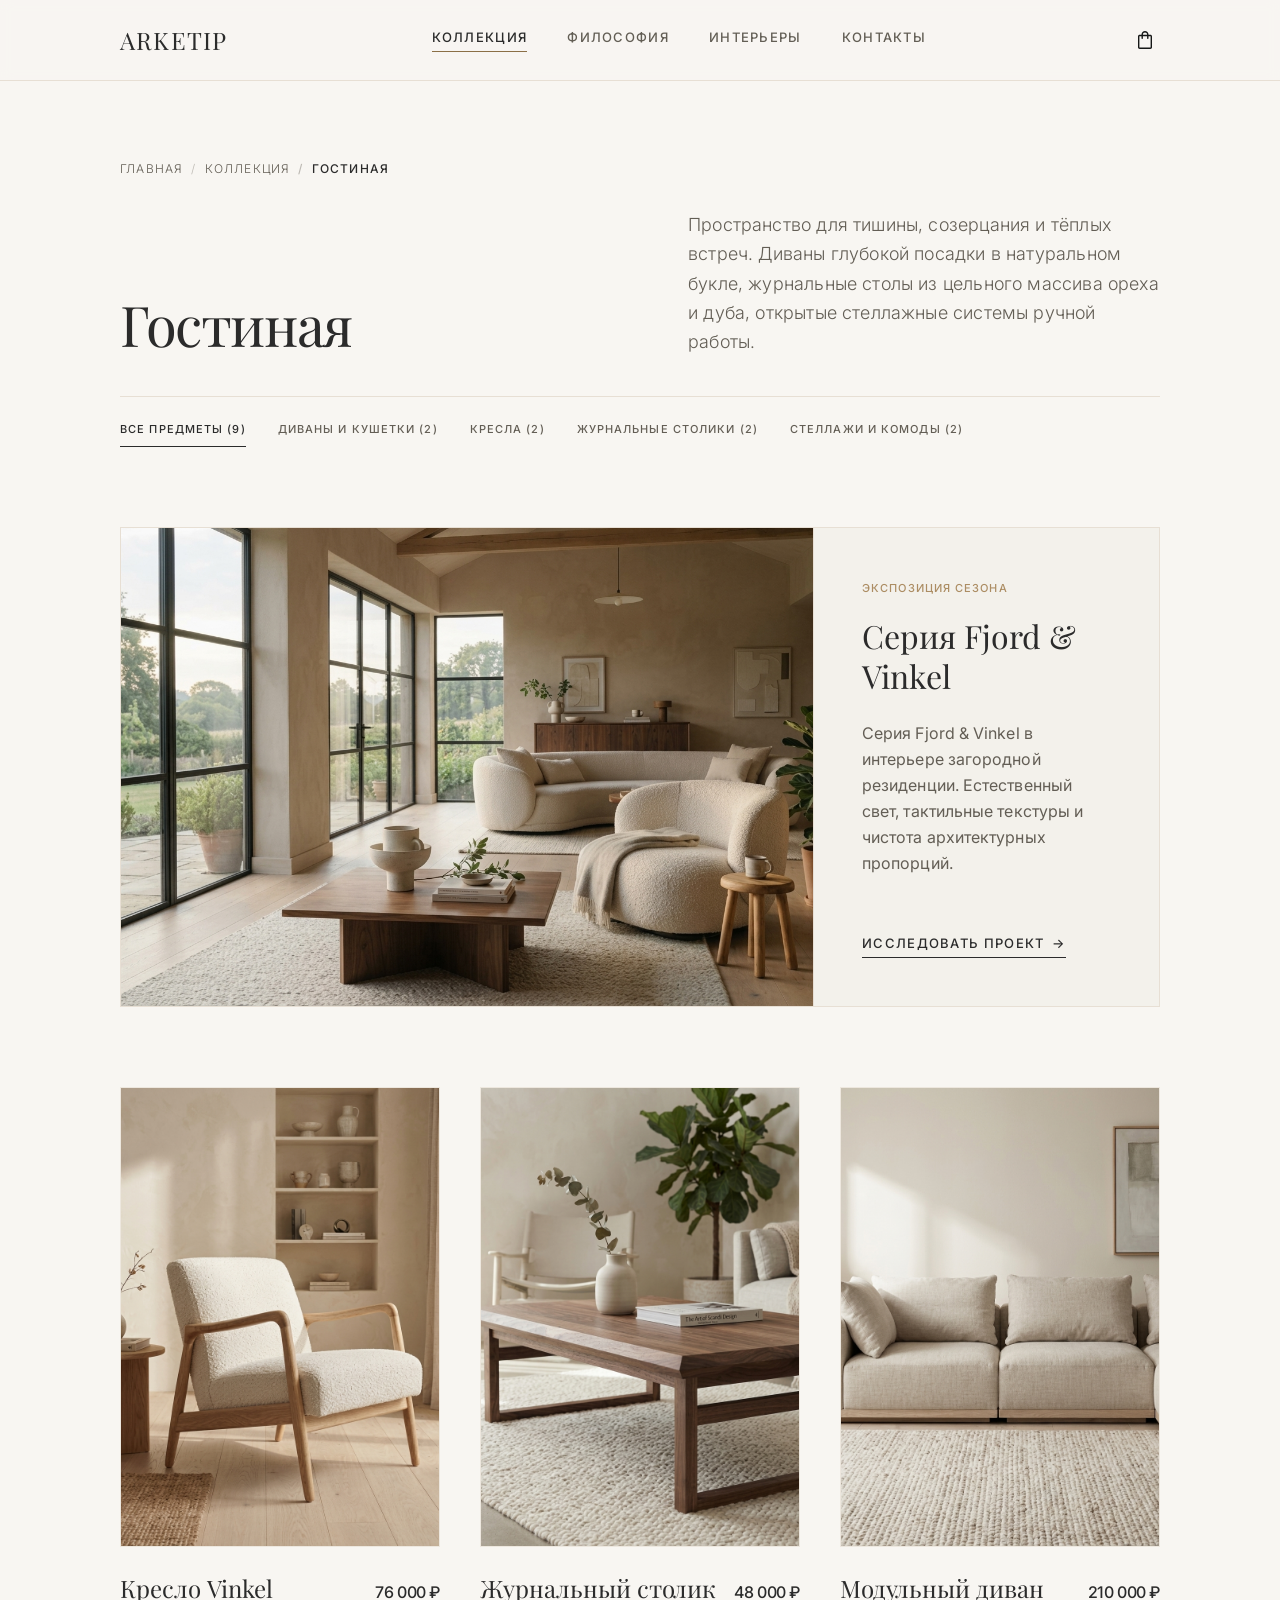
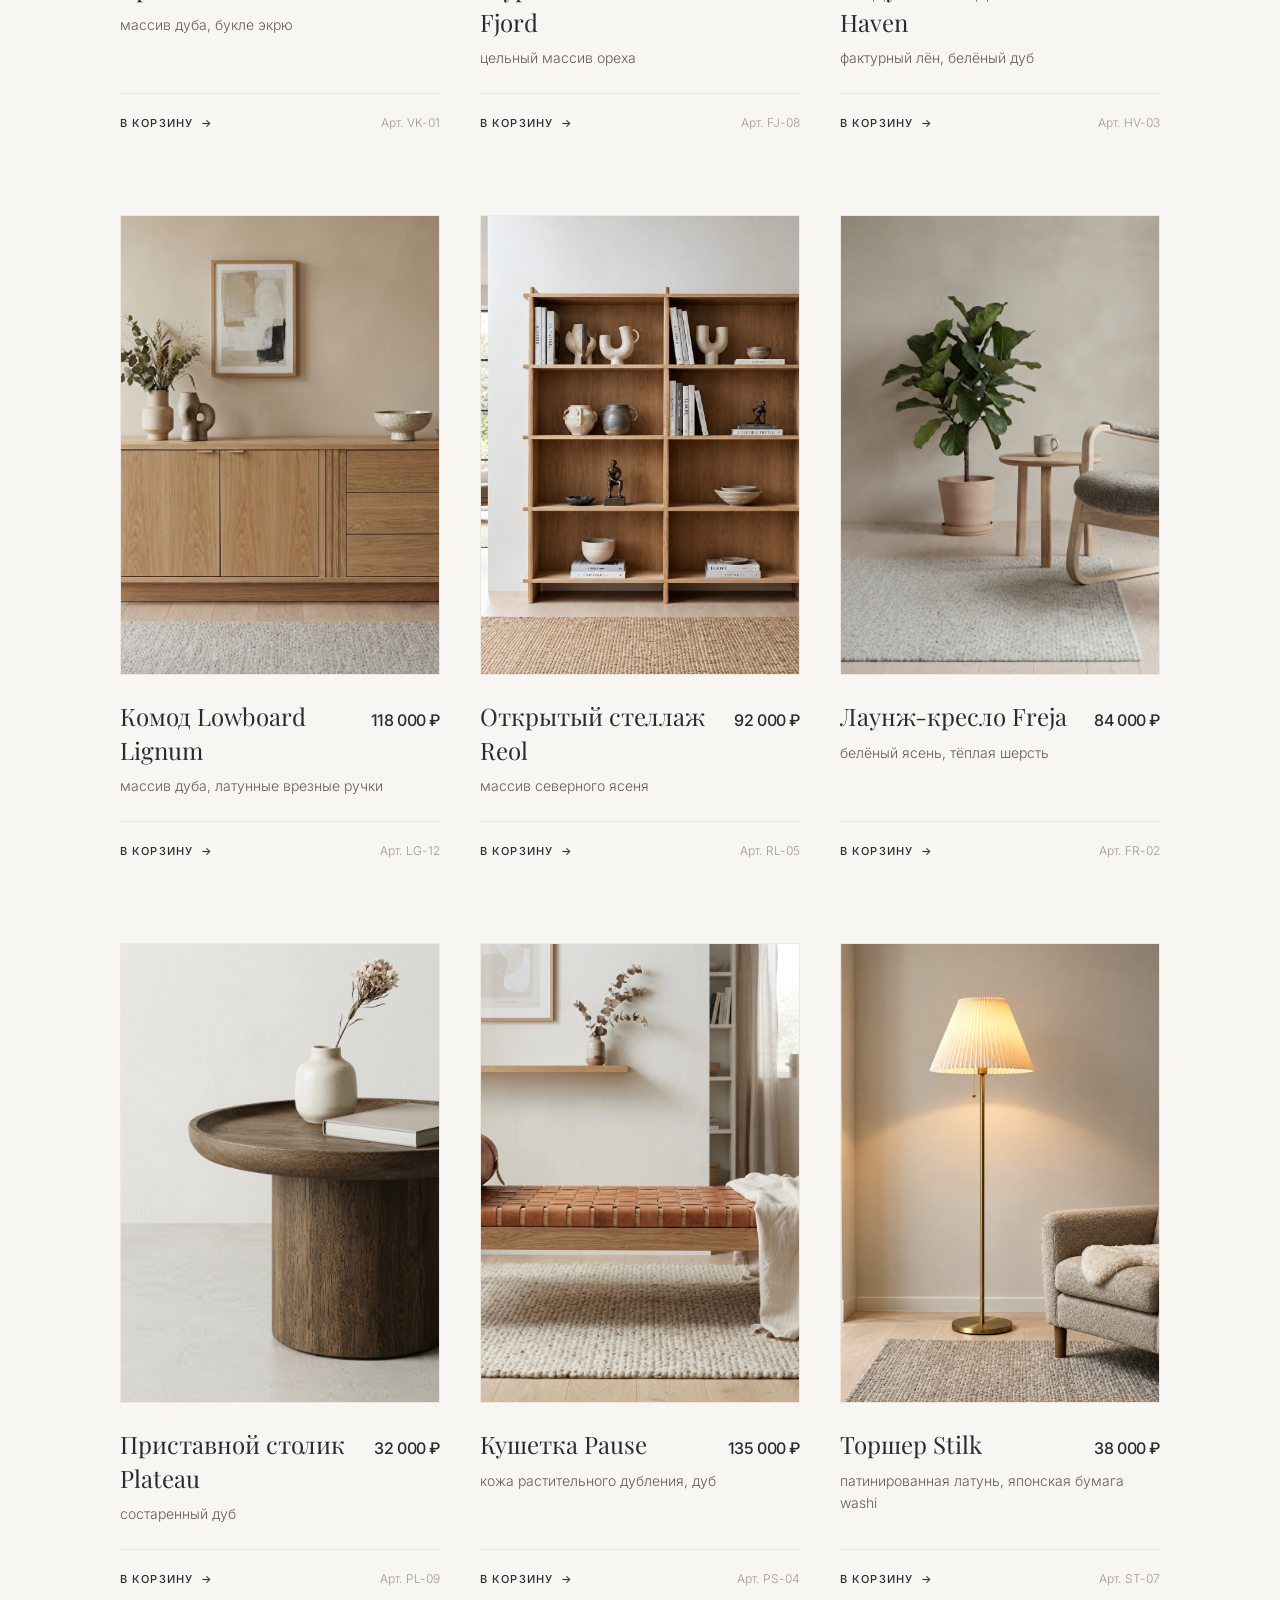
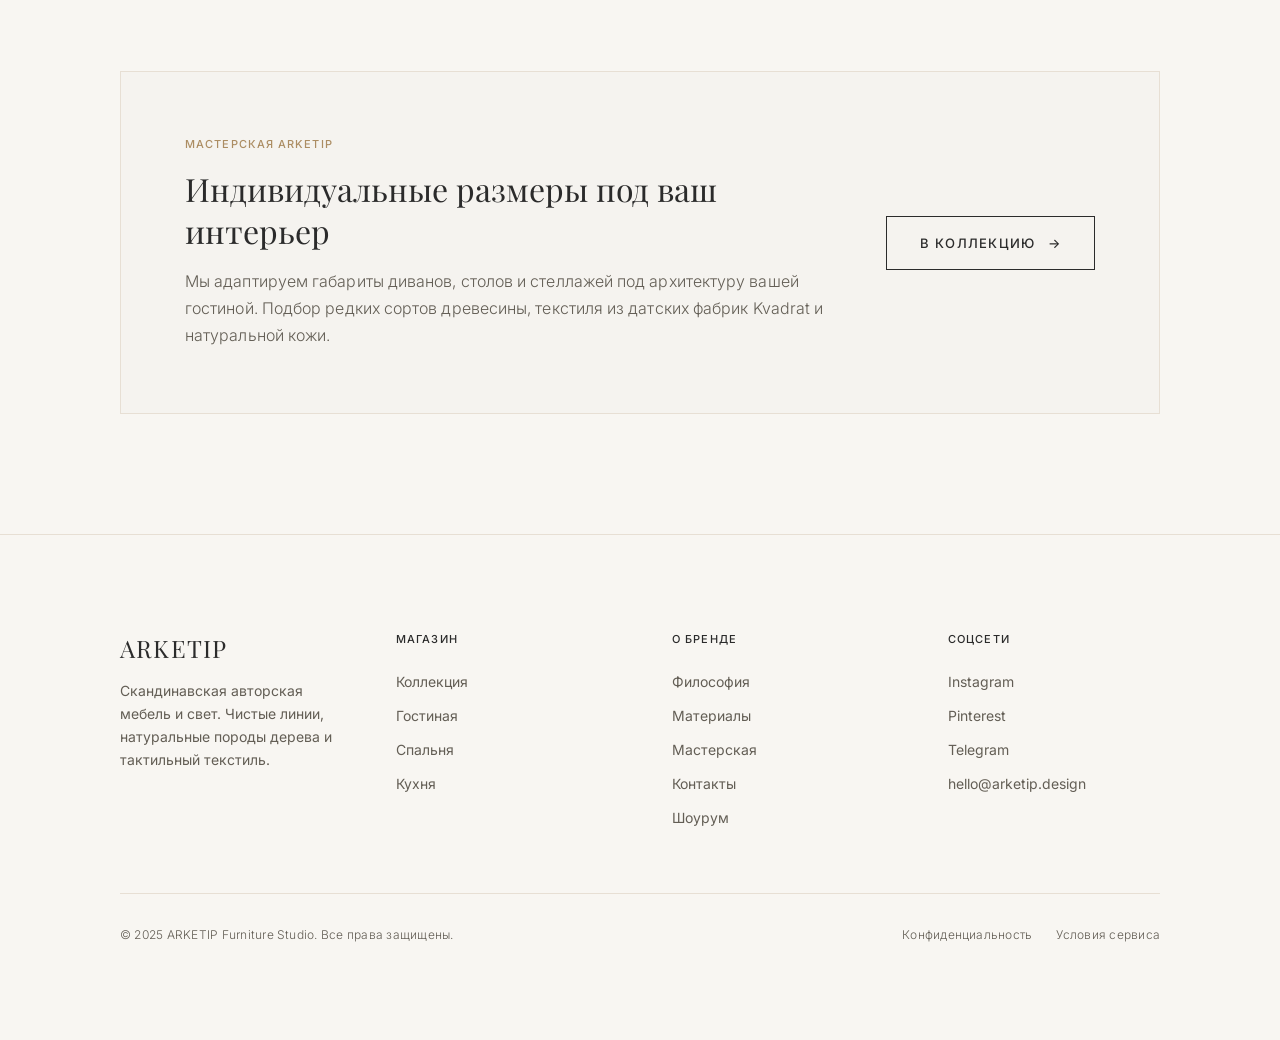
<file: living.html>
<!DOCTYPE html>
<html lang="ru">
<head>
  <meta charset="UTF-8">
  <meta name="viewport" content="width=device-width, initial-scale=1.0">
  <title>Гостиная — Коллекция | ARKETIP</title>
  <meta name="description" content="Мебель ARKETIP для гостиной: диваны в натуральном букле и льне, журнальные столики из массива ореха и дуба, стеллажи ручной работы.">
  <link rel="preconnect" href="https://fonts.googleapis.com">
  <link rel="preconnect" href="https://fonts.gstatic.com" crossorigin>
  <link href="https://fonts.googleapis.com/css2?family=Inter:wght@300;400;500&family=Playfair+Display:wght@400&display=swap&subset=cyrillic" rel="stylesheet">
  <link rel="stylesheet" href="css/style.css">
</head>
<body>

  <!-- 1. Шапка -->
  <header class="header">
    <div class="container header__inner">
      <button class="burger" type="button" aria-label="Открыть меню" aria-expanded="false" aria-controls="mobile-menu">
        <span class="burger__line"></span>
      </button>

      <a href="index.html" class="logo">ARKETIP</a>

      <nav class="nav" aria-label="Основная навигация">
        <ul class="nav__list">
          <li><a href="collection.html" class="nav__link nav__link--active">Коллекция</a></li>
          <li><a href="philosophy.html" class="nav__link">Философия</a></li>
          <li><a href="interiors.html" class="nav__link">Интерьеры</a></li>
          <li><a href="contacts.html" class="nav__link">Контакты</a></li>
        </ul>
      </nav>

      <a href="cart.html" class="cart-btn" aria-label="Корзина покупок">
        <img src="images/icon-bag.svg" width="13.75" height="17.42" alt="">
        <span class="cart-btn__count" hidden>0</span>
      </a>
    </div>
  </header>

  <!-- Мобильное меню -->
  <div class="mobile-menu" id="mobile-menu">
    <nav class="mobile-menu__inner" aria-label="Мобильная навигация">
      <p class="mobile-menu__label">Меню студии</p>
      <ul class="mobile-menu__list">
        <li><a href="collection.html" class="mobile-menu__link mobile-menu__link--active" aria-current="page">Коллекция</a></li>
        <li><a href="index.html#categories" class="mobile-menu__link">Категории</a></li>
        <li><a href="interiors.html" class="mobile-menu__link">Интерьеры</a></li>
        <li><a href="philosophy.html" class="mobile-menu__link">Философия</a></li>
        <li><a href="contacts.html" class="mobile-menu__link">Контакты</a></li>
      </ul>
      <div class="mobile-menu__footer">
        <address>Шоурум в Санкт-Петербурге:<br>Набережная реки Мойки, 102</address>
        <p><a href="tel:+78129801234">+7 (812) 980-12-34</a> • <a href="mailto:concierge@arketip.ru">concierge@arketip.ru</a></p>
      </div>
    </nav>
  </div>

  <main class="catalog room">
    <div class="catalog__inner">

      <!-- 2. Хлебные крошки, заголовок и фильтры -->
      <section class="room__intro">
        <nav class="breadcrumbs" aria-label="Хлебные крошки">
          <ol class="breadcrumbs__list">
            <li><a href="index.html">Главная</a></li>
            <li><a href="collection.html">Коллекция</a></li>
            <li aria-current="page">Гостиная</li>
          </ol>
        </nav>

        <div class="room__head">
          <h1 class="catalog__title">Гостиная</h1>
          <p class="room__text">
            Пространство для тишины, созерцания и тёплых встреч. Диваны глубокой посадки
            в натуральном букле, журнальные столы из цельного массива ореха и дуба,
            открытые стеллажные системы ручной работы.
          </p>
        </div>

        <div class="filters filters--compact" role="group" aria-label="Фильтр по типу мебели">
          <button class="filters__btn filters__btn--active" type="button" data-filter="all" aria-pressed="true">Все предметы (<span data-count>9</span>)</button>
          <button class="filters__btn" type="button" data-filter="sofas" aria-pressed="false">Диваны и кушетки (<span data-count>2</span>)</button>
          <button class="filters__btn" type="button" data-filter="armchairs" aria-pressed="false">Кресла (<span data-count>2</span>)</button>
          <button class="filters__btn" type="button" data-filter="tables" aria-pressed="false">Журнальные столики (<span data-count>2</span>)</button>
          <button class="filters__btn" type="button" data-filter="storage" aria-pressed="false">Стеллажи и комоды (<span data-count>2</span>)</button>
        </div>
      </section>

      <!-- 3. Экспозиция сезона -->
      <section class="feature" aria-labelledby="feature-title">
        <div class="feature__image">
          <img src="images/living/banner.jpg" alt="Гостиная загородной резиденции с мебелью серии Fjord и Vinkel" loading="lazy">
        </div>
        <div class="feature__content">
          <div>
            <p class="feature__eyebrow">Экспозиция сезона</p>
            <h2 class="feature__title" id="feature-title">Серия Fjord &amp; Vinkel</h2>
            <p class="feature__text">
              Серия Fjord &amp; Vinkel в интерьере загородной резиденции. Естественный свет,
              тактильные текстуры и чистота архитектурных пропорций.
            </p>
          </div>
          <a href="interiors.html" class="link-arrow">Исследовать проект <span aria-hidden="true">→</span></a>
        </div>
      </section>

      <!-- 4. Каталог -->
      <section class="catalog__grid" aria-label="Товары для гостиной">
          <article class="catalog-card catalog-card--framed" data-product="vinkel" data-category="armchairs">
            <div class="catalog-card__image">
              <img src="images/collection/item-1.jpg" alt="Кресло Vinkel" loading="lazy">
            </div>
            <div class="catalog-card__head">
              <h2 class="catalog-card__title">Кресло Vinkel</h2>
              <p class="catalog-card__price">76 000 ₽</p>
            </div>
            <p class="catalog-card__desc">массив дуба, букле экрю</p>
            <div class="catalog-card__footer">
              <button class="product-card__cart" type="button">В корзину <span aria-hidden="true">→</span></button>
              <span class="catalog-card__sku">Арт. VK-01</span>
            </div>
          </article>
          <article class="catalog-card catalog-card--framed" data-product="fjord" data-category="tables">
            <div class="catalog-card__image">
              <img src="images/collection/item-4.jpg" alt="Журнальный столик Fjord" loading="lazy">
            </div>
            <div class="catalog-card__head">
              <h2 class="catalog-card__title">Журнальный столик Fjord</h2>
              <p class="catalog-card__price">48 000 ₽</p>
            </div>
            <p class="catalog-card__desc">цельный массив ореха</p>
            <div class="catalog-card__footer">
              <button class="product-card__cart" type="button">В корзину <span aria-hidden="true">→</span></button>
              <span class="catalog-card__sku">Арт. FJ-08</span>
            </div>
          </article>
          <article class="catalog-card catalog-card--framed" data-product="haven" data-category="sofas">
            <div class="catalog-card__image">
              <img src="images/living/haven.jpg" alt="Модульный диван Haven" loading="lazy">
            </div>
            <div class="catalog-card__head">
              <h2 class="catalog-card__title">Модульный диван Haven</h2>
              <p class="catalog-card__price">210 000 ₽</p>
            </div>
            <p class="catalog-card__desc">фактурный лён, белёный дуб</p>
            <div class="catalog-card__footer">
              <button class="product-card__cart" type="button">В корзину <span aria-hidden="true">→</span></button>
              <span class="catalog-card__sku">Арт. HV-03</span>
            </div>
          </article>
          <article class="catalog-card catalog-card--framed" data-product="lignum" data-category="storage">
            <div class="catalog-card__image">
              <img src="images/collection/item-5.jpg" alt="Комод Lowboard Lignum" loading="lazy">
            </div>
            <div class="catalog-card__head">
              <h2 class="catalog-card__title">Комод Lowboard Lignum</h2>
              <p class="catalog-card__price">118 000 ₽</p>
            </div>
            <p class="catalog-card__desc">массив дуба, латунные врезные ручки</p>
            <div class="catalog-card__footer">
              <button class="product-card__cart" type="button">В корзину <span aria-hidden="true">→</span></button>
              <span class="catalog-card__sku">Арт. LG-12</span>
            </div>
          </article>
          <article class="catalog-card catalog-card--framed" data-product="reol" data-category="storage">
            <div class="catalog-card__image">
              <img src="images/collection/item-9.png" alt="Открытый стеллаж Reol" loading="lazy">
            </div>
            <div class="catalog-card__head">
              <h2 class="catalog-card__title">Открытый стеллаж Reol</h2>
              <p class="catalog-card__price">92 000 ₽</p>
            </div>
            <p class="catalog-card__desc">массив северного ясеня</p>
            <div class="catalog-card__footer">
              <button class="product-card__cart" type="button">В корзину <span aria-hidden="true">→</span></button>
              <span class="catalog-card__sku">Арт. RL-05</span>
            </div>
          </article>
          <article class="catalog-card catalog-card--framed" data-product="freja" data-category="armchairs">
            <div class="catalog-card__image">
              <img src="images/living/freja.jpg" alt="Лаунж-кресло Freja" loading="lazy">
            </div>
            <div class="catalog-card__head">
              <h2 class="catalog-card__title">Лаунж-кресло Freja</h2>
              <p class="catalog-card__price">84 000 ₽</p>
            </div>
            <p class="catalog-card__desc">белёный ясень, тёплая шерсть</p>
            <div class="catalog-card__footer">
              <button class="product-card__cart" type="button">В корзину <span aria-hidden="true">→</span></button>
              <span class="catalog-card__sku">Арт. FR-02</span>
            </div>
          </article>
          <article class="catalog-card catalog-card--framed" data-product="plateau" data-category="tables">
            <div class="catalog-card__image">
              <img src="images/living/plateau.jpg" alt="Приставной столик Plateau" loading="lazy">
            </div>
            <div class="catalog-card__head">
              <h2 class="catalog-card__title">Приставной столик Plateau</h2>
              <p class="catalog-card__price">32 000 ₽</p>
            </div>
            <p class="catalog-card__desc">состаренный дуб</p>
            <div class="catalog-card__footer">
              <button class="product-card__cart" type="button">В корзину <span aria-hidden="true">→</span></button>
              <span class="catalog-card__sku">Арт. PL-09</span>
            </div>
          </article>
          <article class="catalog-card catalog-card--framed" data-product="pause" data-category="sofas">
            <div class="catalog-card__image">
              <img src="images/living/pause.jpg" alt="Кушетка Pause" loading="lazy">
            </div>
            <div class="catalog-card__head">
              <h2 class="catalog-card__title">Кушетка Pause</h2>
              <p class="catalog-card__price">135 000 ₽</p>
            </div>
            <p class="catalog-card__desc">кожа растительного дубления, дуб</p>
            <div class="catalog-card__footer">
              <button class="product-card__cart" type="button">В корзину <span aria-hidden="true">→</span></button>
              <span class="catalog-card__sku">Арт. PS-04</span>
            </div>
          </article>
          <article class="catalog-card catalog-card--framed" data-product="stilk" data-category="lighting">
            <div class="catalog-card__image">
              <img src="images/collection/item-8.png" alt="Торшер Stilk" loading="lazy">
            </div>
            <div class="catalog-card__head">
              <h2 class="catalog-card__title">Торшер Stilk</h2>
              <p class="catalog-card__price">38 000 ₽</p>
            </div>
            <p class="catalog-card__desc">патинированная латунь, японская бумага washi</p>
            <div class="catalog-card__footer">
              <button class="product-card__cart" type="button">В корзину <span aria-hidden="true">→</span></button>
              <span class="catalog-card__sku">Арт. ST-07</span>
            </div>
          </article>
      </section>

      <!-- 5. Индивидуальный заказ -->
      <section class="custom-order" aria-labelledby="custom-order-title">
        <div class="custom-order__content">
          <p class="feature__eyebrow">Мастерская ARKETIP</p>
          <h2 class="custom-order__title" id="custom-order-title">Индивидуальные размеры под ваш интерьер</h2>
          <p class="custom-order__text">
            Мы адаптируем габариты диванов, столов и стеллажей под архитектуру вашей гостиной.
            Подбор редких сортов древесины, текстиля из датских фабрик Kvadrat и натуральной кожи.
          </p>
        </div>
        <a href="collection.html" class="custom-order__btn">В коллекцию <span aria-hidden="true">→</span></a>
      </section>

    </div>
  </main>

  <!-- 5. Подвал -->
  <footer class="footer">
    <div class="container">
      <div class="footer__grid footer__grid--even">
        <div class="footer__brand footer__brand--compact">
          <a href="index.html" class="logo">ARKETIP</a>
          <p class="footer__about">
            Скандинавская авторская мебель и свет. Чистые линии, натуральные породы дерева
            и тактильный текстиль.
          </p>
        </div>

        <nav class="footer__nav" aria-label="Навигация в подвале">
          <div class="footer__col">
            <h4 class="footer__heading">Магазин</h4>
            <ul class="footer__list">
              <li><a href="collection.html">Коллекция</a></li>
              <li><a href="living.html">Гостиная</a></li>
              <li><a href="bedroom.html">Спальня</a></li>
              <li><a href="kitchen.html">Кухня</a></li>
            </ul>
          </div>
          <div class="footer__col">
            <h4 class="footer__heading">О бренде</h4>
            <ul class="footer__list">
              <li><a href="philosophy.html">Философия</a></li>
              <li><a href="philosophy.html#materials">Материалы</a></li>
              <li><a href="philosophy.html#workshop">Мастерская</a></li>
              <li><a href="contacts.html">Контакты</a></li>
              <li><a href="contacts.html#showroom">Шоурум</a></li>
            </ul>
          </div>
          <div class="footer__col">
            <h4 class="footer__heading">Соцсети</h4>
            <ul class="footer__list">
              <li><a href="#">Instagram</a></li>
              <li><a href="#">Pinterest</a></li>
              <li><a href="#">Telegram</a></li>
              <li><a href="mailto:hello@arketip.design">hello@arketip.design</a></li>
            </ul>
          </div>
        </nav>
      </div>

      <div class="footer__bottom">
        <p>© 2025 ARKETIP Furniture Studio. Все права защищены.</p>
        <ul class="footer__legal">
          <li><a href="#">Конфиденциальность</a></li>
          <li><a href="#">Условия сервиса</a></li>
        </ul>
      </div>
    </div>
  </footer>

  <script src="js/script.js"></script>
</body>
</html>
</file>
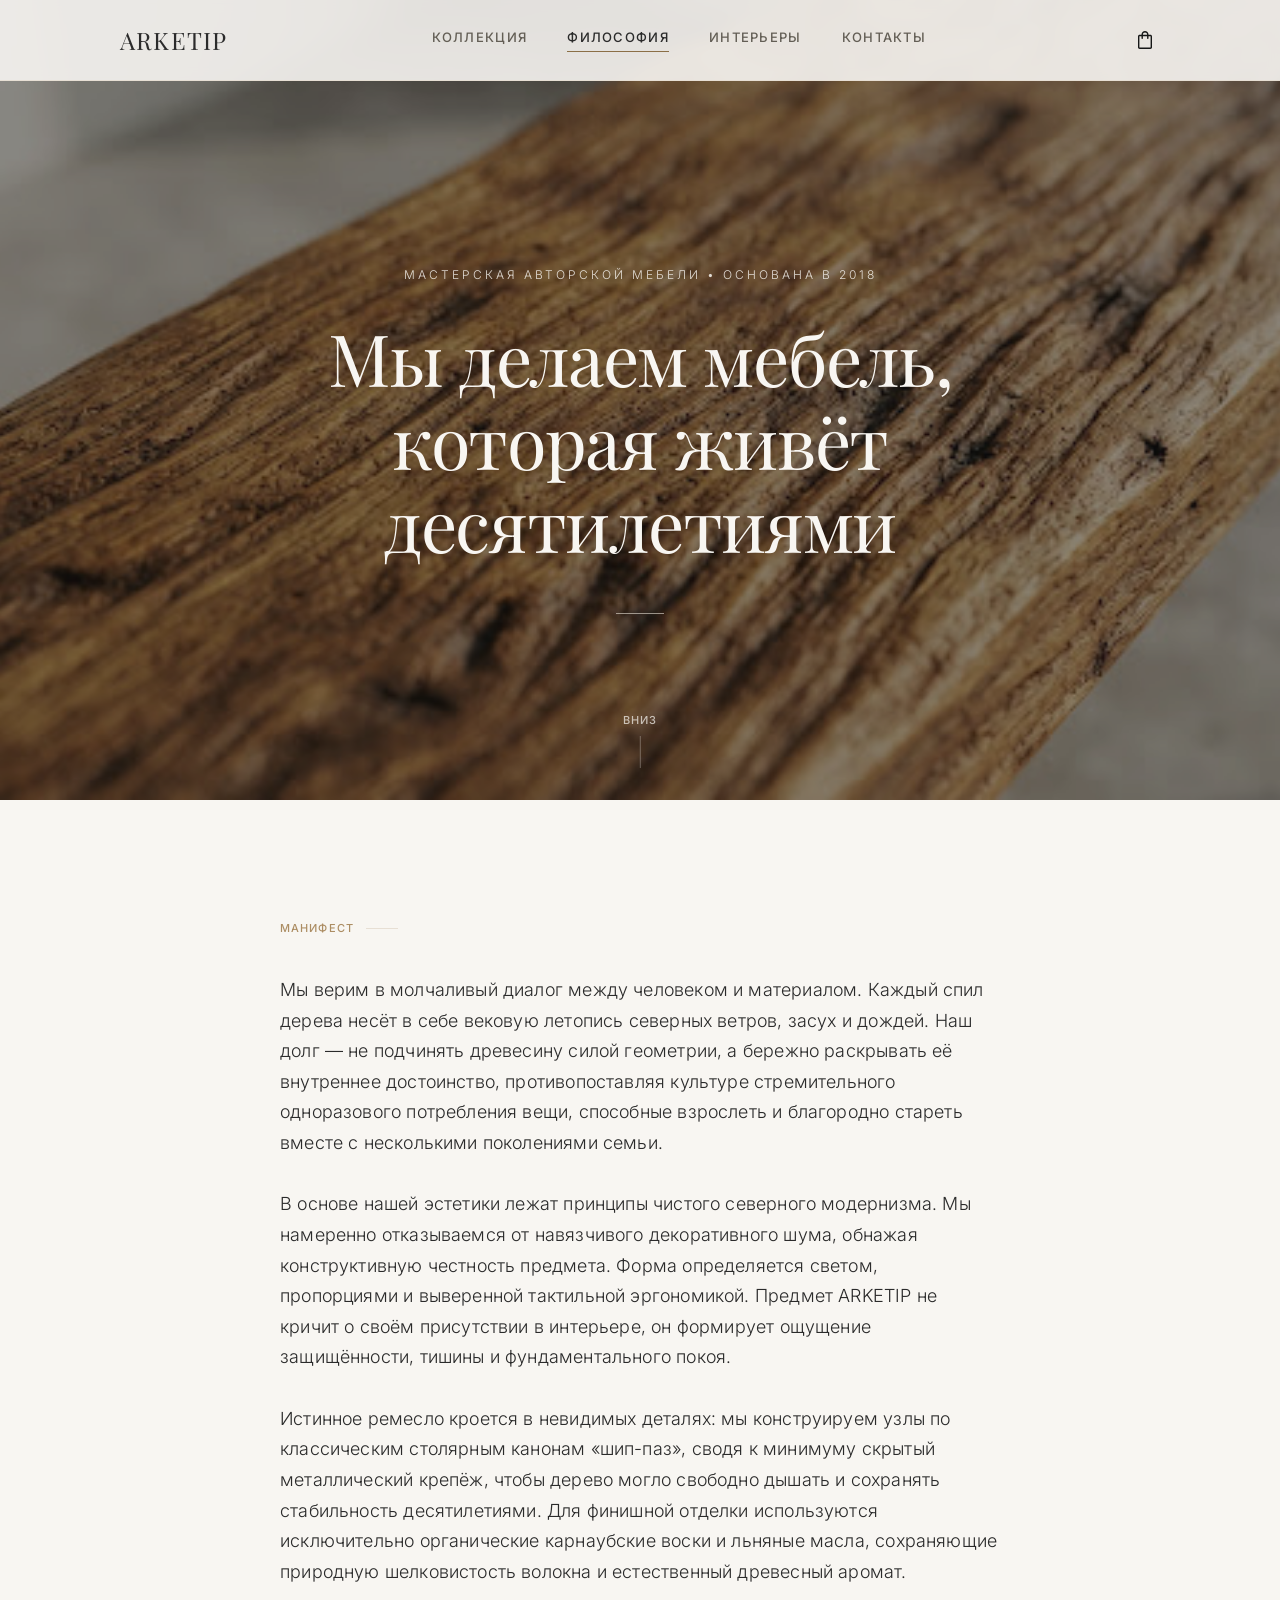
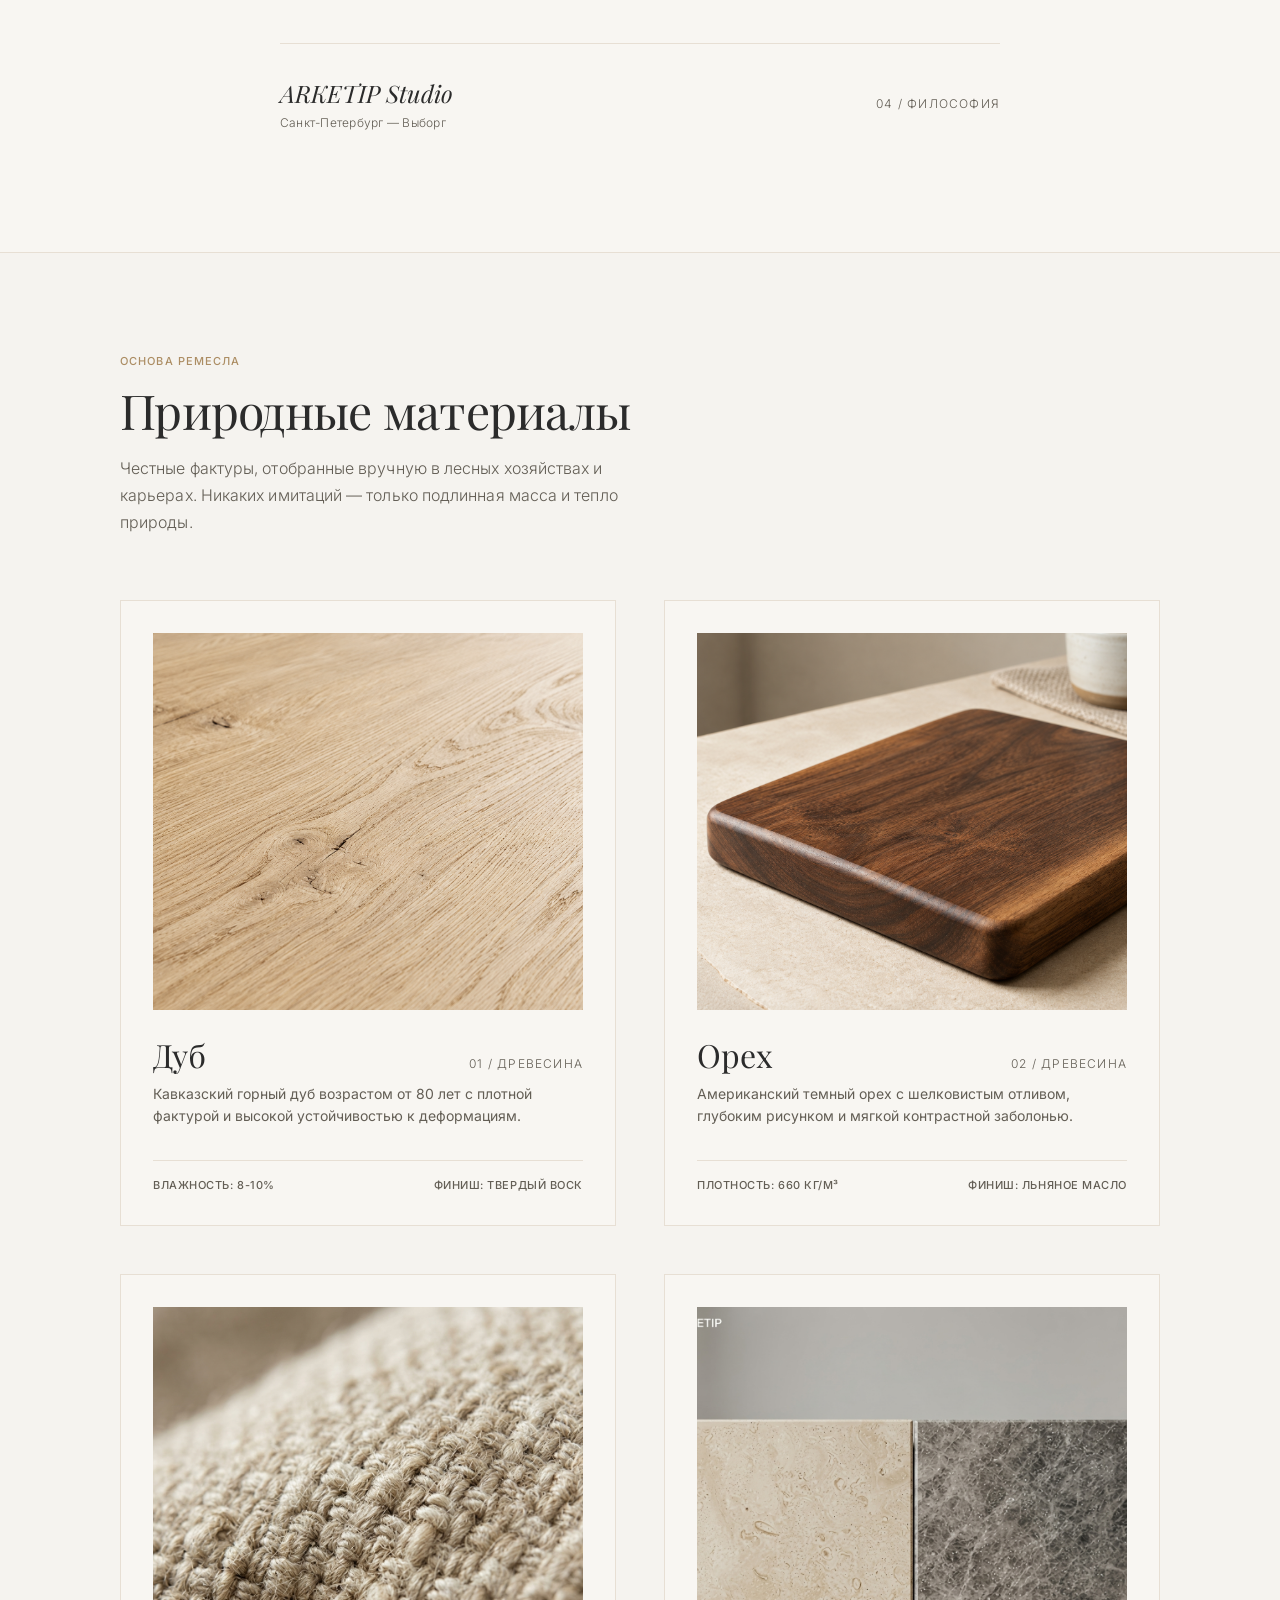
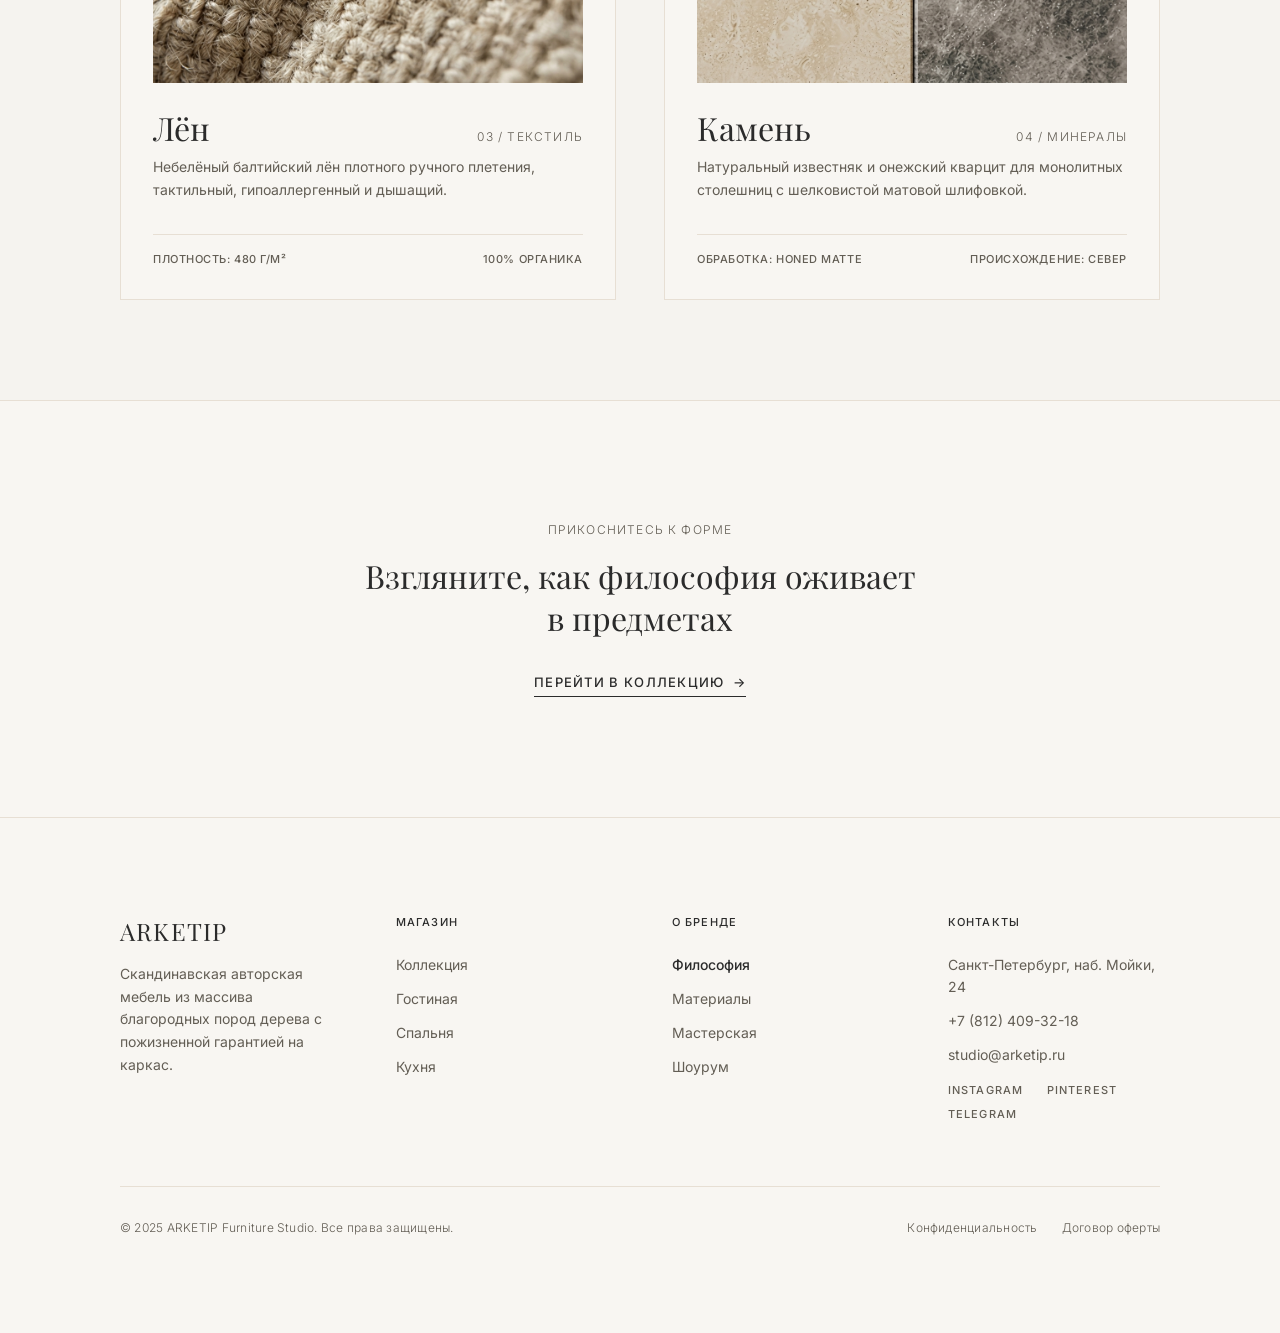
<file: philosophy.html>
<!DOCTYPE html>
<html lang="ru">
<head>
  <meta charset="UTF-8">
  <meta name="viewport" content="width=device-width, initial-scale=1.0">
  <title>Философия — ARKETIP</title>
  <meta name="description" content="Философия ARKETIP: честные материалы, северный модернизм и столярное ремесло, рассчитанное на поколения.">
  <link rel="preconnect" href="https://fonts.googleapis.com">
  <link rel="preconnect" href="https://fonts.gstatic.com" crossorigin>
  <link href="https://fonts.googleapis.com/css2?family=Inter:wght@300;400;500&family=Playfair+Display:ital,wght@0,400;1,400&display=swap&subset=cyrillic" rel="stylesheet">
  <link rel="stylesheet" href="css/style.css">
</head>
<body>

  <!-- 1. Шапка -->
  <header class="header">
    <div class="container header__inner">
      <button class="burger" type="button" aria-label="Открыть меню" aria-expanded="false" aria-controls="mobile-menu">
        <span class="burger__line"></span>
      </button>

      <a href="index.html" class="logo">ARKETIP</a>

      <nav class="nav" aria-label="Основная навигация">
        <ul class="nav__list">
          <li><a href="collection.html" class="nav__link">Коллекция</a></li>
          <li><a href="philosophy.html" class="nav__link nav__link--active" aria-current="page">Философия</a></li>
          <li><a href="interiors.html" class="nav__link">Интерьеры</a></li>
          <li><a href="contacts.html" class="nav__link">Контакты</a></li>
        </ul>
      </nav>

      <a href="cart.html" class="cart-btn" aria-label="Корзина покупок">
        <img src="images/icon-bag.svg" width="13.75" height="17.42" alt="">
        <span class="cart-btn__count" hidden>0</span>
      </a>
    </div>
  </header>

  <!-- Мобильное меню -->
  <div class="mobile-menu" id="mobile-menu">
    <nav class="mobile-menu__inner" aria-label="Мобильная навигация">
      <p class="mobile-menu__label">Меню студии</p>
      <ul class="mobile-menu__list">
        <li><a href="collection.html" class="mobile-menu__link">Коллекция</a></li>
        <li><a href="index.html#categories" class="mobile-menu__link">Категории</a></li>
        <li><a href="interiors.html" class="mobile-menu__link">Интерьеры</a></li>
        <li><a href="philosophy.html" class="mobile-menu__link mobile-menu__link--active" aria-current="page">Философия</a></li>
        <li><a href="contacts.html" class="mobile-menu__link">Контакты</a></li>
      </ul>
      <div class="mobile-menu__footer">
        <address>Шоурум в Санкт-Петербурге:<br>Набережная реки Мойки, 102</address>
        <p><a href="tel:+78129801234">+7 (812) 980-12-34</a> • <a href="mailto:concierge@arketip.ru">concierge@arketip.ru</a></p>
      </div>
    </nav>
  </div>

  <main>

    <!-- 2. Hero -->
    <section class="ph-hero">
      <img class="ph-hero__bg" src="images/philosophy/hero-wood.jpg" alt="">
      <div class="container ph-hero__content">
        <p class="ph-hero__eyebrow">Мастерская авторской мебели • основана в 2018</p>
        <h1 class="ph-hero__title">Мы делаем мебель,<br> которая живёт<br> десятилетиями</h1>
        <span class="ph-hero__divider" aria-hidden="true"></span>
      </div>
      <a href="#manifest" class="ph-hero__scroll">
        Вниз
        <span class="ph-hero__scroll-line" aria-hidden="true"></span>
      </a>
    </section>

    <!-- 3. Манифест -->
    <section class="manifest" id="manifest">
      <div class="container">
        <div class="manifest__inner">
          <p class="manifest__eyebrow">Манифест</p>

          <div class="manifest__text">
            <p>
              Мы верим в молчаливый диалог между человеком и материалом. Каждый спил
              дерева несёт в себе вековую летопись северных ветров, засух и дождей. Наш
              долг — не подчинять древесину силой геометрии, а бережно раскрывать её
              внутреннее достоинство, противопоставляя культуре стремительного
              одноразового потребления вещи, способные взрослеть и благородно стареть
              вместе с несколькими поколениями семьи.
            </p>
            <p>
              В основе нашей эстетики лежат принципы чистого северного модернизма. Мы
              намеренно отказываемся от навязчивого декоративного шума, обнажая
              конструктивную честность предмета. Форма определяется светом,
              пропорциями и выверенной тактильной эргономикой. Предмет ARKETIP не
              кричит о своём присутствии в интерьере, он формирует ощущение
              защищённости, тишины и фундаментального покоя.
            </p>
            <p id="workshop">
              Истинное ремесло кроется в невидимых деталях: мы конструируем узлы по
              классическим столярным канонам «шип-паз», сводя к минимуму скрытый
              металлический крепёж, чтобы дерево могло свободно дышать и сохранять
              стабильность десятилетиями. Для финишной отделки используются
              исключительно органические карнаубские воски и льняные масла,
              сохраняющие природную шелковистость волокна и естественный древесный
              аромат.
            </p>
          </div>

          <div class="manifest__signature">
            <div>
              <p class="manifest__studio">ARKETIP Studio</p>
              <p class="manifest__city">Санкт-Петербург — Выборг</p>
            </div>
            <p class="manifest__index">04 / Философия</p>
          </div>
        </div>
      </div>
    </section>

    <!-- 4. Материалы -->
    <section class="materials" id="materials">
      <div class="container">
        <div class="materials__head">
          <p class="materials__eyebrow">Основа ремесла</p>
          <h2 class="section-title materials__title">Природные материалы</h2>
          <p class="materials__text">
            Честные фактуры, отобранные вручную в лесных хозяйствах и карьерах.
            Никаких имитаций — только подлинная масса и тепло природы.
          </p>
        </div>

        <div class="materials__grid">
          <article class="material">
            <div class="material__image">
              <img src="images/philosophy/oak.png" alt="Текстура горного дуба" loading="lazy">
            </div>
            <div class="material__head">
              <h3 class="material__title">Дуб</h3>
              <p class="material__tag">01 / Древесина</p>
            </div>
            <p class="material__desc">
              Кавказский горный дуб возрастом от 80 лет с плотной фактурой и
              высокой устойчивостью к деформациям.
            </p>
            <div class="material__specs">
              <span>Влажность: 8-10%</span>
              <span>Финиш: твердый воск</span>
            </div>
          </article>

          <article class="material">
            <div class="material__image">
              <img src="images/philosophy/walnut.png" alt="Текстура американского ореха" loading="lazy">
            </div>
            <div class="material__head">
              <h3 class="material__title">Орех</h3>
              <p class="material__tag">02 / Древесина</p>
            </div>
            <p class="material__desc">
              Американский темный орех с шелковистым отливом, глубоким
              рисунком и мягкой контрастной заболонью.
            </p>
            <div class="material__specs">
              <span>Плотность: 660 кг/м³</span>
              <span>Финиш: льняное масло</span>
            </div>
          </article>

          <article class="material">
            <div class="material__image">
              <img src="images/philosophy/linen.jpg" alt="Текстура балтийского льна" loading="lazy">
            </div>
            <div class="material__head">
              <h3 class="material__title">Лён</h3>
              <p class="material__tag">03 / Текстиль</p>
            </div>
            <p class="material__desc">
              Небелёный балтийский лён плотного ручного плетения, тактильный,
              гипоаллергенный и дышащий.
            </p>
            <div class="material__specs">
              <span>Плотность: 480 г/м²</span>
              <span>100% органика</span>
            </div>
          </article>

          <article class="material">
            <div class="material__image">
              <img src="images/philosophy/stone.jpg" alt="Фактура природного камня" loading="lazy">
            </div>
            <div class="material__head">
              <h3 class="material__title">Камень</h3>
              <p class="material__tag">04 / Минералы</p>
            </div>
            <p class="material__desc">
              Натуральный известняк и онежский кварцит для монолитных
              столешниц с шелковистой матовой шлифовкой.
            </p>
            <div class="material__specs">
              <span>Обработка: honed matte</span>
              <span>Происхождение: север</span>
            </div>
          </article>
        </div>
      </div>
    </section>

    <!-- 5. Переход в коллекцию -->
    <section class="ph-cta">
      <div class="container ph-cta__inner">
        <p class="ph-cta__eyebrow">Прикоснитесь к форме</p>
        <h2 class="ph-cta__title">Взгляните, как философия оживает в предметах</h2>
        <a href="collection.html" class="link-arrow ph-cta__link">Перейти в коллекцию <span aria-hidden="true">→</span></a>
      </div>
    </section>

  </main>

  <!-- 6. Подвал -->
  <footer class="footer">
    <div class="container">
      <div class="footer__grid footer__grid--even">
        <div class="footer__brand footer__brand--compact">
          <a href="index.html" class="logo">ARKETIP</a>
          <p class="footer__about">
            Скандинавская авторская мебель из массива благородных пород дерева
            с пожизненной гарантией на каркас.
          </p>
        </div>

        <nav class="footer__nav" aria-label="Навигация в подвале">
          <div class="footer__col">
            <h4 class="footer__heading">Магазин</h4>
            <ul class="footer__list">
              <li><a href="collection.html">Коллекция</a></li>
              <li><a href="living.html">Гостиная</a></li>
              <li><a href="bedroom.html">Спальня</a></li>
              <li><a href="kitchen.html">Кухня</a></li>
            </ul>
          </div>
          <div class="footer__col">
            <h4 class="footer__heading">О бренде</h4>
            <ul class="footer__list">
              <li><a href="philosophy.html" class="footer__link--active" aria-current="page">Философия</a></li>
              <li><a href="#materials">Материалы</a></li>
              <li><a href="#workshop">Мастерская</a></li>
              <li><a href="contacts.html#showroom">Шоурум</a></li>
            </ul>
          </div>
          <div class="footer__col">
            <h4 class="footer__heading">Контакты</h4>
            <ul class="footer__list">
              <li>Санкт-Петербург, наб. Мойки, 24</li>
              <li><a href="tel:+78124093218">+7 (812) 409-32-18</a></li>
              <li><a href="mailto:studio@arketip.ru">studio@arketip.ru</a></li>
              <li class="footer__socials">
                <a href="#">Instagram</a>
                <a href="#">Pinterest</a>
                <a href="#">Telegram</a>
              </li>
            </ul>
          </div>
        </nav>
      </div>

      <div class="footer__bottom">
        <p>© 2025 ARKETIP Furniture Studio. Все права защищены.</p>
        <ul class="footer__legal">
          <li><a href="#">Конфиденциальность</a></li>
          <li><a href="#">Договор оферты</a></li>
        </ul>
      </div>
    </div>
  </footer>

  <script src="js/script.js"></script>
</body>
</html>
</file>
<file: css/style.css>
/* ==========================================================================
   ARKETIP — главная страница
   ========================================================================== */

/* ---------- Переменные ---------- */
:root {
  /* Цвета */
  --color-bg: #F8F6F2;
  --color-accent: #8B6F47;
  --color-accent-light: #AC8D63;
  --color-text: #2B2B2B;
  --color-text-muted: #635E55;
  --color-border: #E7DFD4;
  --color-surface: #F5F3EF;
  --color-surface-alt: #EFEEEA;
  --color-header-bg: rgba(248, 246, 242, 0.9);
  --color-overlay: rgba(248, 246, 242, 0.92);

  /* Шрифты */
  --font-heading: "Playfair Display", Georgia, "Times New Roman", serif;
  --font-body: "Inter", -apple-system, "Segoe UI", Roboto, Arial, sans-serif;

  /* Сетка и отступы */
  --container-padding: 120px;
  --header-height: 80px;
  --section-padding: 120px;
  --grid-gap: 40px;

  --transition: 0.3s ease;
}

/* ---------- Сброс ---------- */
*,
*::before,
*::after {
  box-sizing: border-box;
}

body,
h1, h2, h3, h4,
p, ul, figure, address {
  margin: 0;
  padding: 0;
}

ul {
  list-style: none;
}

img {
  display: block;
  max-width: 100%;
}

a {
  color: inherit;
  text-decoration: none;
}

button {
  font: inherit;
  color: inherit;
  background: none;
  border: 0;
  padding: 0;
  cursor: pointer;
}

address {
  font-style: normal;
}

html {
  scroll-behavior: smooth;
}

body {
  font-family: var(--font-body);
  font-size: 16px;
  line-height: 1.6;
  color: var(--color-text);
  background-color: var(--color-bg);
  -webkit-font-smoothing: antialiased;
}

h1, h2, h3 {
  font-family: var(--font-heading);
  font-weight: 400;
}

/* ---------- Общие элементы ---------- */
.container {
  width: 100%;
  padding: 0 var(--container-padding);
}

.section {
  padding: var(--section-padding) 0;
  border-bottom: 1px solid var(--color-border);
}

.eyebrow {
  margin-bottom: 8px;
  font-size: 11px;
  font-weight: 500;
  line-height: 16px;
  letter-spacing: 0.1em;
  text-transform: uppercase;
  color: var(--color-text-muted);
}

.section-title {
  font-size: 48px;
  line-height: 58px;
  letter-spacing: -0.015em;
}

.section-head {
  display: flex;
  justify-content: space-between;
  align-items: flex-end;
  gap: 32px;
  margin-bottom: 64px;
  padding-bottom: 24px;
  border-bottom: 1px solid var(--color-border);
}

.section-head__text {
  max-width: 384px;
  line-height: 27px;
  letter-spacing: 0.005em;
  color: var(--color-text-muted);
}

.link-arrow {
  display: inline-flex;
  align-items: center;
  gap: 8px;
  padding-bottom: 5px;
  font-size: 13px;
  font-weight: 500;
  line-height: 18px;
  letter-spacing: 0.1em;
  text-transform: uppercase;
  white-space: nowrap;
  border-bottom: 1px solid var(--color-text);
  transition: color var(--transition), border-color var(--transition);
}

.link-arrow span {
  transition: transform var(--transition);
}

.link-arrow:hover {
  color: var(--color-accent);
  border-color: var(--color-accent);
}

.link-arrow:hover span {
  transform: translateX(4px);
}

.logo {
  font-family: var(--font-heading);
  font-size: 24px;
  line-height: 34px;
  letter-spacing: 0.05em;
  text-transform: uppercase;
}

/* ---------- 1. Шапка ---------- */
.header {
  position: fixed;
  top: 0;
  left: 0;
  right: 0;
  z-index: 100;
  background-color: var(--color-header-bg);
  backdrop-filter: blur(6px);
  -webkit-backdrop-filter: blur(6px);
  border-bottom: 1px solid var(--color-border);
}

.header__inner {
  display: flex;
  align-items: center;
  justify-content: space-between;
  height: var(--header-height);
}

.nav__list {
  display: flex;
  align-items: center;
  gap: 40px;
}

.nav__link {
  display: block;
  padding-bottom: 5px;
  font-size: 13px;
  font-weight: 500;
  line-height: 18px;
  letter-spacing: 0.1em;
  text-transform: uppercase;
  color: var(--color-text-muted);
  border-bottom: 1px solid transparent;
  transition: color var(--transition), border-color var(--transition);
}

.nav__link:hover,
.nav__link--active {
  color: var(--color-text);
  border-color: var(--color-accent);
}

.cart-btn {
  position: relative;
  display: flex;
  align-items: center;
  justify-content: center;
  padding: 9px 8px;
}

.cart-btn__count {
  position: absolute;
  top: 4px;
  right: 0;
  padding: 0 6px;
  font-size: 10px;
  line-height: 12.5px;
  color: var(--color-bg);
  background-color: var(--color-text);
  border-radius: 9999px;
}

/* ---------- 2. Hero ---------- */
.hero {
  display: flex;
  align-items: center;
  min-height: 100vh;
  padding-top: var(--header-height);
  border-bottom: 1px solid var(--color-border);
}

.hero__grid {
  display: grid;
  grid-template-columns: repeat(12, 1fr);
  gap: var(--grid-gap);
  align-items: center;
  padding-top: 96px;
  padding-bottom: 52px;
}

.hero__content {
  grid-column: 1 / span 6;
  padding-right: 32px;
}

.hero__content .eyebrow {
  margin-bottom: 24px;
}

.hero__title {
  margin-bottom: 32px;
  font-size: 72px;
  line-height: 84px;
  letter-spacing: -0.02em;
  max-width: 420px;
}

.hero__text {
  max-width: 512px;
  margin-bottom: 48px;
  font-size: 18px;
  font-weight: 300;
  line-height: 31px;
  letter-spacing: 0.01em;
  color: var(--color-text-muted);
}

.hero__visual {
  position: relative;
  grid-column: 7 / span 6;
  padding: 1px;
  overflow: hidden;
  background-color: var(--color-surface);
  border: 1px solid rgba(231, 223, 212, 0.6);
}

.hero__visual img {
  width: 100%;
  aspect-ratio: 4 / 5;
  max-height: max(560px, calc(100vh - var(--header-height) - 148px));
  object-fit: cover;
}

.hero__caption {
  position: absolute;
  left: 24px;
  bottom: 24px;
  padding: 12px 16px;
  font-size: 11px;
  font-weight: 500;
  line-height: 16px;
  letter-spacing: 0.1em;
  text-transform: uppercase;
  background-color: var(--color-overlay);
  backdrop-filter: blur(2px);
  -webkit-backdrop-filter: blur(2px);
  border: 1px solid var(--color-border);
}

/* ---------- 3. Новинки ---------- */
.products__grid {
  display: grid;
  grid-template-columns: repeat(3, 1fr);
  gap: var(--grid-gap);
}

.product-card {
  display: flex;
  flex-direction: column;
}

.product-card__image {
  aspect-ratio: 3 / 4;
  margin-bottom: 24px;
  padding: 1px;
  overflow: hidden;
  background-color: var(--color-surface);
  border: 1px solid rgba(231, 223, 212, 0.7);
}

.product-card__image img {
  width: 100%;
  height: 100%;
  object-fit: cover;
  transition: transform 0.6s ease;
}

.product-card:hover .product-card__image img {
  transform: scale(1.03);
}

.product-card__head {
  display: flex;
  justify-content: space-between;
  align-items: baseline;
  gap: 16px;
  margin-bottom: 8px;
}

.product-card__title {
  font-size: 24px;
  line-height: 34px;
}

.product-card__price {
  font-weight: 300;
  line-height: 27px;
  letter-spacing: 0.005em;
  white-space: nowrap;
}

.product-card__desc {
  margin-bottom: 24px;
  font-size: 12px;
  font-weight: 300;
  line-height: 18px;
  letter-spacing: 0.05em;
  text-transform: uppercase;
  color: var(--color-text-muted);
}

.product-card__cart {
  display: inline-flex;
  align-items: center;
  gap: 8px;
  align-self: flex-start;
  padding: 4px 0;
  font-size: 11px;
  font-weight: 500;
  line-height: 16px;
  letter-spacing: 0.1em;
  text-transform: uppercase;
  transition: color var(--transition);
}

.product-card__cart:hover {
  color: var(--color-accent);
}

/* ---------- 4. Категории ---------- */
.categories {
  border-bottom: 1px solid var(--color-border);
}

.categories__inner {
  display: flex;
  flex-direction: column;
  gap: var(--grid-gap);
  padding-top: 80px;
  padding-bottom: 80px;
}

.categories__title {
  font-size: 32px;
  line-height: 42px;
}

.categories__list {
  display: grid;
  grid-template-columns: repeat(3, 1fr);
  border-top: 1px solid var(--color-border);
  border-bottom: 1px solid var(--color-border);
}

.category {
  display: flex;
  flex-direction: column;
  gap: 24px;
  padding: 40px 32px;
}

.category:first-child {
  padding-left: 0;
}

.category:last-child {
  padding-right: 0;
}

.category + .category {
  border-left: 1px solid var(--color-border);
}

.category__image {
  height: 226px;
  overflow: hidden;
  background-color: var(--color-surface-alt);
}

.category__image img {
  width: 100%;
  height: 100%;
  object-fit: cover;
  transition: transform 0.6s ease;
}

.category__info {
  display: flex;
  justify-content: space-between;
  align-items: center;
  gap: 16px;
}

.category__title {
  margin-bottom: 4px;
  font-size: 24px;
  line-height: 34px;
  transition: color var(--transition);
}

.category__desc {
  font-size: 12px;
  font-weight: 300;
  line-height: 18px;
  letter-spacing: 0.02em;
  color: var(--color-text-muted);
}

.category__arrow {
  flex-shrink: 0;
  transition: transform var(--transition);
}

.category:hover .category__image img {
  transform: scale(1.03);
}

.category:hover .category__title {
  color: var(--color-accent);
}

.category:hover .category__arrow {
  transform: translateX(4px);
}

/* ---------- 5. Интерьеры ---------- */
.interiors__grid {
  display: grid;
  grid-template-columns: repeat(3, 1fr);
  gap: var(--grid-gap);
}

.project__image {
  aspect-ratio: 4 / 5;
  margin-bottom: 20px;
  padding: 1px;
  overflow: hidden;
  background-color: var(--color-surface-alt);
  border: 1px solid var(--color-border);
}

.project__image img {
  width: 100%;
  height: 100%;
  object-fit: cover;
  transition: transform 0.6s ease;
}

.project:hover .project__image img {
  transform: scale(1.03);
}

.project__title {
  margin-bottom: 4px;
  font-size: 24px;
  line-height: 34px;
}

.project__desc {
  font-size: 12px;
  font-weight: 300;
  line-height: 18px;
  letter-spacing: 0.02em;
  color: var(--color-text-muted);
}

/* ---------- 6. Философия ---------- */
.philosophy {
  background-color: var(--color-surface);
}

.philosophy__grid {
  display: grid;
  grid-template-columns: repeat(12, 1fr);
  gap: 64px;
  align-items: center;
}

.philosophy__content {
  grid-column: 1 / span 6;
}

.philosophy__content .eyebrow {
  margin-bottom: 16px;
}

.philosophy__title {
  margin-bottom: 32px;
}

.philosophy__text {
  display: flex;
  flex-direction: column;
  gap: 24px;
  margin-bottom: 40px;
  font-size: 18px;
  font-weight: 300;
  line-height: 31px;
  letter-spacing: 0.01em;
  color: var(--color-text-muted);
}

.philosophy__visual {
  position: relative;
  grid-column: 7 / span 6;
  aspect-ratio: 4 / 3;
  padding: 1px;
  overflow: hidden;
  background-color: var(--color-surface-alt);
  border: 1px solid var(--color-border);
}

.philosophy__visual img {
  width: 100%;
  height: 100%;
  object-fit: cover;
}

.philosophy__badge {
  position: absolute;
  top: 16px;
  right: 16px;
  padding: 10px 13px;
  font-size: 12px;
  font-weight: 300;
  line-height: 18px;
  letter-spacing: 0.1em;
  text-transform: uppercase;
  color: var(--color-text-muted);
  background-color: var(--color-overlay);
  border: 1px solid var(--color-border);
}

/* ---------- 7. Подвал ---------- */
.footer {
  padding: 96px 0;
  border-top: 1px solid var(--color-border);
}

.footer__grid {
  display: grid;
  grid-template-columns: repeat(12, 1fr);
  gap: 48px;
  margin-bottom: 64px;
}

.footer__brand {
  grid-column: 1 / span 5;
  display: flex;
  flex-direction: column;
  align-items: flex-start;
  gap: 24px;
}

.footer__about {
  max-width: 384px;
  font-size: 14px;
  line-height: 22px;
  color: var(--color-text-muted);
}

.footer__address {
  padding-top: 8px;
  font-size: 12px;
  font-weight: 300;
  line-height: 18px;
  letter-spacing: 0.02em;
  color: var(--color-text-muted);
}

.footer__nav {
  grid-column: 6 / span 7;
  display: flex;
  gap: 32px;
}

.footer__col {
  flex: 1;
}

.footer__heading {
  margin-bottom: 24px;
  font-size: 11px;
  font-weight: 500;
  line-height: 16px;
  letter-spacing: 0.1em;
  text-transform: uppercase;
}

.footer__list {
  display: flex;
  flex-direction: column;
  gap: 12px;
  font-size: 14px;
  line-height: 22px;
  color: var(--color-text-muted);
}

.footer__list a,
.footer__legal a {
  transition: color var(--transition);
}

.footer__list a:hover,
.footer__legal a:hover {
  color: var(--color-accent);
}

/* Подвал из макета «Коллекция»: четыре равные колонки */
.footer__grid--even {
  grid-template-columns: repeat(4, 1fr);
  gap: 64px;
}

.footer__grid--even .footer__brand,
.footer__grid--even .footer__nav {
  grid-column: auto;
}

.footer__grid--even .footer__nav {
  display: contents;
}

.footer__brand--compact {
  gap: 15px;
}

.footer__brand--compact .footer__about {
  line-height: 22.75px;
}

.footer__bottom {
  display: flex;
  justify-content: space-between;
  align-items: center;
  gap: 24px;
  padding-top: 32px;
  border-top: 1px solid var(--color-border);
  font-size: 12px;
  font-weight: 300;
  line-height: 18px;
  letter-spacing: 0.02em;
  color: var(--color-text-muted);
}

.footer__legal {
  display: flex;
  gap: 24px;
}

/* ==========================================================================
   Страница «Коллекция»
   ========================================================================== */
.catalog {
  padding: calc(var(--header-height) + 80px) 0 120px;
}

.catalog__inner {
  display: flex;
  flex-direction: column;
  gap: 80px;
  padding: 0 var(--container-padding);
}

.catalog__title {
  margin-bottom: 24px;
  font-size: 56px;
  line-height: 64px;
  letter-spacing: -0.025em;
}

.catalog__text {
  max-width: 672px;
  margin-bottom: 64px;
  font-size: 18px;
  font-weight: 300;
  line-height: 29.25px;
  letter-spacing: 0.01em;
  color: var(--color-text-muted);
}

/* ---------- Фильтры ---------- */
.filters {
  display: flex;
  flex-wrap: wrap;
  align-items: center;
  gap: 16px 48px;
  padding-top: 24px;
  border-top: 1px solid var(--color-border);
}

.filters__btn {
  padding-bottom: 5px;
  font-size: 13px;
  font-weight: 500;
  line-height: 18px;
  letter-spacing: 0.1em;
  text-transform: uppercase;
  white-space: nowrap;
  color: var(--color-text-muted);
  border-bottom: 1px solid transparent;
  transition: color var(--transition), border-color var(--transition);
}

.filters__btn:hover,
.filters__btn--active {
  color: var(--color-text);
}

.filters__btn--active {
  border-color: var(--color-text);
}

/* ---------- Сетка товаров ---------- */
.catalog__grid {
  display: grid;
  grid-template-columns: repeat(3, 1fr);
  gap: 80px var(--grid-gap);
}

.catalog-card {
  display: flex;
  flex-direction: column;
}

.catalog-card[hidden] {
  display: none;
}

.catalog-card__image {
  height: 460px;
  overflow: hidden;
  background-color: var(--color-surface);
}

.catalog-card__image img {
  width: 100%;
  height: 100%;
  object-fit: cover;
  transition: transform 0.6s ease;
}

.catalog-card:hover .catalog-card__image img {
  transform: scale(1.03);
}

.catalog-card__head {
  display: flex;
  justify-content: space-between;
  align-items: baseline;
  gap: 16px;
  margin-top: 24px;
}

.catalog-card__title {
  font-size: 24px;
  line-height: 34px;
}

.catalog-card__price {
  font-weight: 500;
  line-height: 27px;
  letter-spacing: -0.025em;
  white-space: nowrap;
}

.catalog-card__desc {
  flex-grow: 1;
  margin-top: 8px;
  margin-bottom: 24px;
  font-size: 14px;
  font-weight: 300;
  line-height: 22px;
  color: var(--color-text-muted);
}

.catalog-card__cart {
  display: flex;
  align-items: center;
  justify-content: center;
  gap: 8px;
  width: 100%;
  padding: 15px 17px;
  font-size: 11px;
  font-weight: 500;
  line-height: 16px;
  letter-spacing: 0.1em;
  text-transform: uppercase;
  border: 1px solid var(--color-text);
  transition: color var(--transition), background-color var(--transition);
}

.catalog-card__cart:hover,
.catalog-card__cart--added {
  color: var(--color-bg);
  background-color: var(--color-text);
}

/* ---------- Горизонтальная лента товаров ---------- */
.catalog-rail {
  padding-top: 40px;
  border-top: 1px solid var(--color-border);
}

.catalog-rail[hidden] {
  display: none;
}

.catalog-rail__head {
  display: flex;
  justify-content: space-between;
  align-items: center;
  gap: 24px;
  margin-bottom: 40px;
}

.catalog-rail__title {
  font-size: 32px;
  line-height: 40px;
}

.catalog-rail__nav {
  display: flex;
  gap: 32px;
}

.catalog-rail__arrow {
  display: inline-flex;
  align-items: center;
  gap: 8px;
  font-size: 11px;
  font-weight: 500;
  line-height: 16px;
  letter-spacing: 0.1em;
  text-transform: uppercase;
  transition: color var(--transition), opacity var(--transition);
}

.catalog-rail__arrow:hover {
  color: var(--color-accent);
}

.catalog-rail__arrow:disabled {
  opacity: 0.35;
  cursor: default;
  pointer-events: none;
}

/* Ширина карточки = колонка сетки выше, видно 3 товара */
.catalog-rail__track {
  display: grid;
  grid-auto-flow: column;
  grid-auto-columns: calc((100% - 2 * var(--grid-gap)) / 3);
  gap: var(--grid-gap);
  padding-bottom: 24px;
  overflow-x: auto;
  overscroll-behavior-x: contain;
  scroll-snap-type: x mandatory;
  scroll-behavior: smooth;
  scrollbar-width: thin;
  scrollbar-color: var(--color-border) transparent;
}

.catalog-rail__track:focus-visible {
  outline: 1px solid var(--color-text);
  outline-offset: 8px;
}

.catalog-rail__track::-webkit-scrollbar {
  height: 4px;
}

.catalog-rail__track::-webkit-scrollbar-thumb {
  background-color: var(--color-border);
}

.catalog-rail__track .catalog-card {
  scroll-snap-align: start;
}

@media (prefers-reduced-motion: reduce) {
  .catalog-rail__track {
    scroll-behavior: auto;
  }
}

/* ==========================================================================
   Страница «Философия»
   ========================================================================== */

/* ---------- Hero ---------- */
.ph-hero {
  position: relative;
  display: flex;
  align-items: center;
  justify-content: center;
  height: 800px;
  min-height: 680px;
  overflow: hidden;
  background-color: var(--color-text);
}

.ph-hero::after {
  content: "";
  position: absolute;
  inset: 0;
  background-color: rgba(22, 23, 23, 0.45);
}

.ph-hero__bg {
  position: absolute;
  inset: 0;
  width: 100%;
  height: 100%;
  object-fit: cover;
}

.ph-hero__content {
  position: relative;
  z-index: 1;
  display: flex;
  flex-direction: column;
  align-items: center;
  padding-top: var(--header-height);
  text-align: center;
  color: var(--color-bg);
}

.ph-hero__eyebrow {
  margin-bottom: 32px;
  font-size: 12px;
  font-weight: 300;
  line-height: 18px;
  letter-spacing: 0.25em;
  text-transform: uppercase;
  opacity: 0.85;
}

.ph-hero__title {
  font-size: 72px;
  line-height: 82.8px;
  letter-spacing: -0.02em;
}

.ph-hero__divider {
  width: 48px;
  height: 1px;
  margin-top: 48px;
  background-color: var(--color-border);
  opacity: 0.6;
}

.ph-hero__scroll {
  position: absolute;
  left: 50%;
  bottom: 32px;
  z-index: 1;
  display: flex;
  flex-direction: column;
  align-items: center;
  gap: 8px;
  font-size: 11px;
  font-weight: 500;
  line-height: 16px;
  letter-spacing: 0.1em;
  text-transform: uppercase;
  color: rgba(248, 246, 242, 0.7);
  transform: translateX(-50%);
  transition: color var(--transition);
}

.ph-hero__scroll:hover {
  color: var(--color-bg);
}

.ph-hero__scroll-line {
  width: 1px;
  height: 32px;
  background-color: rgba(248, 246, 242, 0.3);
}

/* ---------- Манифест ---------- */
.manifest {
  padding: var(--section-padding) 0;
}

.manifest__inner {
  display: flex;
  flex-direction: column;
  gap: 39px;
  max-width: 720px;
  margin: 0 auto;
}

.manifest__eyebrow,
.materials__eyebrow {
  font-size: 11px;
  font-weight: 500;
  line-height: 16px;
  letter-spacing: 0.1em;
  text-transform: uppercase;
  color: var(--color-accent-light);
}

.manifest__eyebrow {
  display: flex;
  align-items: center;
  gap: 12px;
}

.manifest__eyebrow::after {
  content: "";
  width: 32px;
  height: 1px;
  background-color: var(--color-border);
}

.manifest__text {
  display: flex;
  flex-direction: column;
  gap: 30.8px;
  padding-bottom: 17px;
  font-size: 18px;
  font-weight: 300;
  line-height: 30.6px;
  letter-spacing: 0.01em;
}

.manifest__signature {
  display: flex;
  justify-content: space-between;
  align-items: center;
  gap: 24px;
  padding-top: 32px;
  border-top: 1px solid var(--color-border);
}

.manifest__studio {
  margin-bottom: 4px;
  font-family: var(--font-heading);
  font-size: 24px;
  font-style: italic;
  line-height: 34px;
}

.manifest__city,
.manifest__index {
  font-size: 12px;
  font-weight: 300;
  line-height: 18px;
  color: var(--color-text-muted);
}

.manifest__city {
  letter-spacing: 0.02em;
}

.manifest__index {
  letter-spacing: 0.1em;
  text-transform: uppercase;
  white-space: nowrap;
}

/* ---------- Материалы ---------- */
.materials {
  padding: 100px 0;
  background-color: var(--color-surface);
  border-top: 1px solid var(--color-border);
  border-bottom: 1px solid var(--color-border);
}

.materials__head {
  display: flex;
  flex-direction: column;
  gap: 12px;
  max-width: 672px;
  margin-bottom: 64px;
}

.materials__text {
  max-width: 512px;
  padding-top: 4px;
  font-weight: 300;
  line-height: 27px;
  letter-spacing: 0.005em;
  color: var(--color-text-muted);
}

.materials__grid {
  display: grid;
  grid-template-columns: repeat(2, 1fr);
  gap: 48px;
}

.material {
  display: flex;
  flex-direction: column;
  padding: 32px;
  background-color: var(--color-bg);
  border: 1px solid var(--color-border);
}

.material__image {
  aspect-ratio: 8 / 7;
  margin-bottom: 7px;
  overflow: hidden;
  background-color: var(--color-surface-alt);
}

.material__image img {
  width: 100%;
  height: 100%;
  object-fit: cover;
  transition: transform 0.6s ease;
}

.material:hover .material__image img {
  transform: scale(1.03);
}

.material__head {
  display: flex;
  justify-content: space-between;
  align-items: baseline;
  gap: 16px;
  padding-top: 17px;
  margin-bottom: 7px;
}

.material__title {
  font-size: 32px;
  line-height: 42px;
}

.material__tag {
  font-size: 12px;
  font-weight: 300;
  line-height: 18px;
  letter-spacing: 0.1em;
  text-transform: uppercase;
  white-space: nowrap;
  color: var(--color-text-muted);
}

.material__desc {
  flex-grow: 1;
  margin-bottom: 32px;
  font-size: 14px;
  line-height: 22.75px;
  color: var(--color-text-muted);
}

.material__specs {
  display: flex;
  justify-content: space-between;
  gap: 16px;
  padding-top: 16px;
  border-top: 1px solid var(--color-border);
  font-size: 11px;
  font-weight: 500;
  line-height: 16px;
  letter-spacing: 0.05em;
  text-transform: uppercase;
  color: var(--color-text-muted);
}

/* ---------- Переход в коллекцию ---------- */
.ph-cta {
  padding: var(--section-padding) 0;
}

.ph-cta__inner {
  display: flex;
  flex-direction: column;
  align-items: center;
  gap: 16px;
  text-align: center;
}

.ph-cta__eyebrow {
  font-size: 12px;
  font-weight: 300;
  line-height: 18px;
  letter-spacing: 0.1em;
  text-transform: uppercase;
  color: var(--color-text-muted);
}

.ph-cta__title {
  max-width: 560px;
  font-size: 32px;
  line-height: 42px;
}

.ph-cta__link {
  margin-top: 18px;
}

/* ---------- Подвал страницы ---------- */
.footer__link--active {
  font-weight: 500;
  color: var(--color-text);
}

.footer__socials {
  display: flex;
  flex-wrap: wrap;
  gap: 8px 24px;
  padding-top: 4px;
  font-size: 11px;
  font-weight: 500;
  line-height: 16px;
  letter-spacing: 0.1em;
  text-transform: uppercase;
}

/* ==========================================================================
   Страница «Интерьеры»
   ========================================================================== */
.lookbook {
  display: flex;
  flex-direction: column;
  gap: 96px;
}

/* ---------- Вступление ---------- */
.lookbook__intro {
  padding: calc(var(--header-height) + 96px) 0 96px;
  border-bottom: 1px solid rgba(231, 223, 212, 0.6);
}

.lookbook__intro .eyebrow {
  margin-bottom: 16px;
}

.lookbook__title {
  max-width: 896px;
  margin-bottom: 32px;
  font-size: 56px;
  line-height: 66px;
  letter-spacing: -0.025em;
}

.lookbook__text {
  max-width: 672px;
  font-size: 18px;
  font-weight: 300;
  line-height: 31px;
  letter-spacing: 0.01em;
  color: var(--color-text-muted);
}

/* ---------- Галерея ---------- */
.gallery {
  display: flex;
  flex-direction: column;
  gap: 80px;
}

.gallery__row {
  display: grid;
  grid-template-columns: 2fr 1fr;
  gap: var(--grid-gap);
}

.gallery__row--triplet {
  grid-template-columns: repeat(3, 1fr);
}

.interior__image {
  height: 490px;
  overflow: hidden;
  background-color: var(--color-border);
}

.gallery__row--triplet .interior__image {
  height: 460px;
}

.interior__image img {
  width: 100%;
  height: 100%;
  object-fit: cover;
  transition: transform 0.6s ease;
}

.interior:hover .interior__image img {
  transform: scale(1.03);
}

.interior__caption {
  display: flex;
  justify-content: space-between;
  align-items: baseline;
  gap: 16px;
  padding: 16px 0 9px;
  border-bottom: 1px solid var(--color-border);
}

.interior__title {
  line-height: 27px;
  letter-spacing: 0.005em;
}

.interior__year {
  flex-shrink: 0;
  font-size: 12px;
  font-weight: 300;
  line-height: 18px;
  letter-spacing: 0.02em;
  color: var(--color-text-muted);
}

/* ---------- Цитата ---------- */
.quote {
  padding: 112px 0;
  background-color: var(--color-surface);
  border-top: 1px solid var(--color-border);
  border-bottom: 1px solid var(--color-border);
}

.quote__inner {
  display: flex;
  flex-direction: column;
  align-items: center;
  gap: 24px;
  max-width: 800px;
  margin: 0 auto;
  text-align: center;
}

.quote__text {
  margin: 0;
  font-family: var(--font-heading);
  font-size: 32px;
  font-style: italic;
  line-height: 42px;
}

.quote__author {
  display: flex;
  flex-direction: column;
  gap: 4px;
  padding-top: 8px;
}

.quote__name {
  font-size: 13px;
  font-weight: 500;
  line-height: 18px;
  letter-spacing: 0.1em;
  text-transform: uppercase;
}

.quote__role {
  font-size: 12px;
  font-weight: 300;
  line-height: 18px;
  letter-spacing: 0.02em;
  color: var(--color-text-muted);
}

/* Подвал страницы: шоурум и ссылка на проекты */
.lookbook + .footer {
  border-top: 0;
}

.footer__showroom {
  display: flex;
  flex-direction: column;
  gap: 8px;
  padding-top: 8px;
  font-size: 14px;
  line-height: 22px;
}

.footer__showroom .footer__heading {
  margin-bottom: 0;
  color: var(--color-text-muted);
}

.footer__col .footer__about + .footer__cta {
  margin-top: 24px;
}

/* ==========================================================================
   Страница «Контакты»
   ========================================================================== */
.contacts {
  display: flex;
  flex-direction: column;
  gap: 96px;
}

.contacts .eyebrow {
  margin-bottom: 0;
}

.contacts__subtitle {
  font-family: var(--font-heading);
  font-size: 24px;
  font-weight: 400;
  line-height: 34px;
}

.contacts__muted {
  font-size: 14px;
  line-height: 22px;
  color: var(--color-text-muted);
}

/* ---------- Вступление ---------- */
.contacts__intro {
  padding: calc(var(--header-height) + 116px) 0 80px;
  border-bottom: 1px solid var(--color-border);
}

.contacts__intro-grid {
  display: grid;
  grid-template-columns: auto minmax(240px, 1fr);
  gap: 32px;
  align-items: end;
}

.contacts__intro-grid > div {
  max-width: 768px;
}

.contacts__intro-grid .eyebrow {
  margin-bottom: 16px;
}

.contacts__title {
  font-size: 56px;
  line-height: 66px;
  letter-spacing: -0.015em;
}

.contacts__lead {
  padding-bottom: 8px;
  line-height: 26px;
  letter-spacing: 0.005em;
  color: var(--color-text-muted);
}

/* ---------- Форма и контакты ---------- */
.contacts__split {
  display: grid;
  grid-template-columns: repeat(2, 1fr);
  gap: 80px;
}

.contacts__form-col,
.contacts__info {
  display: flex;
  flex-direction: column;
  justify-content: space-between;
}

.contacts__form-head {
  display: flex;
  flex-direction: column;
  gap: 12px;
  margin-bottom: 40px;
}

.request-form {
  display: flex;
  flex-direction: column;
  gap: 40px;
}

.field {
  display: flex;
  flex-direction: column;
  gap: 8px;
}

.field__label {
  font-size: 11px;
  font-weight: 500;
  line-height: 16px;
  letter-spacing: 0.1em;
  text-transform: uppercase;
  color: var(--color-text-muted);
}

.field__input {
  width: 100%;
  padding: 15px 0 17px;
  font: inherit;
  letter-spacing: 0.005em;
  color: var(--color-text);
  background: none;
  border: 0;
  border-bottom: 1px solid var(--color-border);
  border-radius: 0;
  outline: none;
  transition: border-color var(--transition);
}

.field__input::placeholder {
  color: rgba(196, 199, 199, 0.6);
}

.field__input:focus {
  border-color: var(--color-text);
}

.field__input--invalid {
  border-color: #B4533C;
}

.field--textarea {
  padding-bottom: 8px;
}

.field--textarea .field__input {
  min-height: 108px;
  padding-top: 12px;
  line-height: 27px;
  resize: vertical;
}

.checkbox {
  display: inline-flex;
  align-items: center;
  gap: 12px;
  align-self: flex-start;
  padding-top: 8px;
  font-size: 14px;
  line-height: 22px;
  color: var(--color-text-muted);
  cursor: pointer;
}

.checkbox__input {
  flex-shrink: 0;
  width: 16px;
  height: 16px;
  margin: 0;
  appearance: none;
  background-color: #FFFFFF;
  border: 1px solid var(--color-border);
  cursor: pointer;
  transition: background-color var(--transition), border-color var(--transition);
}

.checkbox__input:checked {
  background: var(--color-text) url("data:image/svg+xml,%3Csvg xmlns='http://www.w3.org/2000/svg' viewBox='0 0 16 16'%3E%3Cpath d='M4 8.5l2.5 2.5L12 5.5' fill='none' stroke='%23F8F6F2' stroke-width='1.5'/%3E%3C/svg%3E") center / 100% no-repeat;
  border-color: var(--color-text);
}

.checkbox__input:focus-visible {
  outline: 1px solid var(--color-accent);
  outline-offset: 2px;
}

.request-form__actions {
  display: flex;
  align-items: center;
  flex-wrap: wrap;
  gap: 24px;
  padding-top: 16px;
}

.request-form__submit {
  display: inline-flex;
  align-items: center;
  gap: 24px;
  padding: 21px 41px;
  font-size: 13px;
  font-weight: 500;
  line-height: 18px;
  letter-spacing: 0.1em;
  text-transform: uppercase;
  border: 1px solid var(--color-text);
  transition: color var(--transition), background-color var(--transition);
}

.request-form__submit:hover {
  color: var(--color-bg);
  background-color: var(--color-text);
}

.request-form__status {
  font-size: 14px;
  line-height: 22px;
  color: var(--color-text-muted);
}

.contacts__consent {
  margin-top: 48px;
  padding-top: 32px;
  border-top: 1px solid var(--color-border);
  font-size: 12px;
  font-weight: 300;
  line-height: 18px;
  letter-spacing: 0.02em;
  color: var(--color-text-muted);
}

.contacts__info {
  padding-left: 64px;
  border-left: 1px solid var(--color-border);
}

.contacts__info-list {
  display: flex;
  flex-direction: column;
  gap: 48px;
}

.contacts__block {
  display: flex;
  flex-direction: column;
  gap: 4px;
}

.contacts__block + .contacts__block {
  gap: 16px;
  padding-top: 24px;
  border-top: 1px solid var(--color-border);
}

.contacts__block .contacts__subtitle {
  padding-top: 4px;
}

.contacts__address {
  padding-top: 4px;
  line-height: 27px;
  letter-spacing: 0.005em;
}

.contacts__block--direct {
  flex-direction: row;
  gap: 32px;
}

.contacts__block--direct > div {
  display: flex;
  flex: 1;
  flex-direction: column;
  gap: 8px;
}

.contacts__direct {
  font-size: 18px;
  font-weight: 300;
  line-height: 31px;
  letter-spacing: 0.01em;
  transition: color var(--transition);
}

.contacts__direct:hover {
  color: var(--color-accent);
}

.contacts__socials {
  display: flex;
  flex-wrap: wrap;
  gap: 12px 32px;
}

.contacts__socials a,
.program__link {
  display: inline-flex;
  align-items: center;
  gap: 4px;
  font-size: 13px;
  font-weight: 500;
  line-height: 18px;
  letter-spacing: 0.1em;
  text-transform: uppercase;
  transition: color var(--transition);
}

.contacts__socials a:hover,
.program__link:hover {
  color: var(--color-accent);
}

.program {
  padding: 32px 32px 36px;
  background-color: var(--color-surface);
  border: 1px solid rgba(231, 223, 212, 0.7);
}

.program__head {
  display: flex;
  justify-content: space-between;
  align-items: flex-start;
  gap: 16px;
  padding-bottom: 12px;
}

.program__head .eyebrow {
  margin-bottom: 8px;
}

.program__text {
  line-height: 22.75px;
}

.program__link {
  display: inline-block;
  margin-top: 26px;
}

.contacts__note {
  display: flex;
  align-items: baseline;
  gap: 8px;
  padding-top: 32px;
  font-size: 12px;
  font-weight: 300;
  line-height: 18px;
  letter-spacing: 0.02em;
  color: var(--color-text-muted);
}

.contacts__note::before {
  content: "";
  flex-shrink: 0;
  width: 6px;
  height: 6px;
  background-color: var(--color-text);
  border-radius: 50%;
  transform: translateY(-1px);
}

/* ---------- Карта ---------- */
.location {
  border-top: 1px solid var(--color-border);
}

.location__head {
  display: flex;
  justify-content: space-between;
  align-items: flex-end;
  gap: 24px;
  padding-top: 40px;
  padding-bottom: 40px;
}

.location__head .eyebrow {
  margin-bottom: 4px;
}

.location__meta {
  display: flex;
  flex-wrap: wrap;
  gap: 8px 24px;
  font-size: 11px;
  font-weight: 500;
  line-height: 16px;
  letter-spacing: 0.1em;
  text-transform: uppercase;
  color: var(--color-text-muted);
}

.location__sep {
  color: var(--color-border);
}

.map {
  position: relative;
  height: 560px;
  overflow: hidden;
  background-color: #EAE6DE;
  border-bottom: 1px solid var(--color-border);
}

.map__canvas {
  position: absolute;
  inset: 0;
  opacity: 0.9;
  transition: transform 0.5s ease;
}

.map__layer {
  position: absolute;
  max-width: none;
}

.map__road-h {
  left: 0;
  width: 100%;
  height: 2.4px;
  transform: translateY(-50%);
}

.map__road-v {
  top: 0;
  width: 1.6px;
  height: 100%;
  transform: translateX(-50%);
}

.map__pin {
  position: absolute;
  top: calc(33.08% + 0.33px);
  left: 50%;
  display: flex;
  flex-direction: column;
  align-items: center;
  gap: 12px;
  transform: translateX(-50%);
}

.map__marker {
  position: relative;
  width: 32px;
  height: 32px;
  background-color: #161717;
  border: 2px solid var(--color-bg);
  border-radius: 50%;
  box-shadow: 0 10px 15px -3px rgba(0, 0, 0, 0.1), 0 4px 6px -4px rgba(0, 0, 0, 0.1);
}

.map__marker::before {
  content: "";
  position: absolute;
  inset: -10px;
  background-color: #161717;
  border-radius: 50%;
  opacity: 0.2;
  animation: map-pulse 2.4s ease-out infinite;
}

.map__marker::after {
  content: "";
  position: absolute;
  top: 50%;
  left: 50%;
  width: 10px;
  height: 10px;
  background-color: var(--color-bg);
  border-radius: 50%;
  transform: translate(-50%, -50%);
}

@keyframes map-pulse {
  0%   { transform: scale(0.8); opacity: 0.25; }
  70%  { transform: scale(1.3); opacity: 0; }
  100% { transform: scale(1.3); opacity: 0; }
}

.map__card {
  display: flex;
  flex-direction: column;
  align-items: center;
  gap: 2px;
  max-width: 320px;
  padding: 16px;
  text-align: center;
  background-color: var(--color-bg);
  border: 1px solid var(--color-border);
}

.map__card-label {
  font-size: 10px;
  line-height: 15px;
  letter-spacing: 0.1em;
  text-transform: uppercase;
  color: var(--color-text-muted);
}

.map__card-title {
  font-family: var(--font-heading);
  font-size: 18px;
  line-height: 27px;
}

.map__card-address {
  padding: 1px 12px 8px;
  font-size: 13px;
  line-height: 19.5px;
  color: var(--color-text-muted);
  border-bottom: 1px solid var(--color-border);
}

.map__card-link {
  display: inline-flex;
  gap: 4px;
  padding: 12px 0 4px;
  font-size: 11px;
  line-height: 16.5px;
  letter-spacing: 0.05em;
  text-transform: uppercase;
  transition: color var(--transition);
}

.map__card-link:hover {
  color: var(--color-accent);
}

.map__area {
  position: absolute;
  left: var(--container-padding);
  bottom: 24px;
  padding: 8px 16px;
  font-size: 12px;
  font-weight: 300;
  line-height: 18px;
  letter-spacing: 0.02em;
  color: var(--color-text-muted);
  background-color: var(--color-overlay);
  backdrop-filter: blur(2px);
  -webkit-backdrop-filter: blur(2px);
  border: 1px solid var(--color-border);
}

.map__zoom {
  position: absolute;
  right: var(--container-padding);
  bottom: 24px;
  display: flex;
  gap: 8px;
}

.map__zoom-btn {
  display: flex;
  align-items: center;
  justify-content: center;
  width: 36px;
  height: 36px;
  background-color: var(--color-bg);
  border: 1px solid var(--color-border);
  transition: border-color var(--transition);
}

.map__zoom-btn:hover {
  border-color: var(--color-text);
}

.map__zoom-btn:disabled {
  opacity: 0.4;
  pointer-events: none;
}

.footer__socials--plain {
  font-size: 12px;
  font-weight: 300;
  line-height: 18px;
  letter-spacing: 0.02em;
  text-transform: none;
}

/* ---------- Адаптив ---------- */
@media (max-width: 1024px) {
  :root {
    --container-padding: 48px;
    --section-padding: 96px;
    --grid-gap: 24px;
  }

  .hero__title {
    font-size: 56px;
    line-height: 64px;
  }

  .section-title {
    font-size: 40px;
    line-height: 48px;
  }

  .philosophy__grid {
    gap: 40px;
  }

  .footer__brand {
    grid-column: 1 / -1;
  }

  .footer__nav {
    grid-column: 1 / -1;
  }

  .catalog__grid {
    grid-template-columns: repeat(2, 1fr);
  }

  .catalog-rail__track {
    grid-auto-columns: calc((100% - var(--grid-gap)) / 2);
  }

  .footer__grid--even {
    grid-template-columns: repeat(3, 1fr);
    gap: 48px 32px;
  }

  .footer__grid--even .footer__brand {
    grid-column: 1 / -1;
  }

  .ph-hero__title {
    font-size: 56px;
    line-height: 64px;
  }

  .materials__grid {
    gap: var(--grid-gap);
  }

  .gallery__row--triplet {
    grid-template-columns: repeat(2, 1fr);
  }

  .gallery__row--triplet .interior:last-child {
    grid-column: 1 / -1;
  }

  .interior__image,
  .gallery__row--triplet .interior__image {
    height: 400px;
  }

  .contacts__title {
    font-size: 44px;
    line-height: 52px;
  }

  .contacts__intro-grid,
  .contacts__split {
    grid-template-columns: 1fr;
  }

  .contacts__split {
    gap: 64px;
  }

  .contacts__info {
    padding-left: 0;
    padding-top: 64px;
    border-left: 0;
    border-top: 1px solid var(--color-border);
  }
}

@media (max-width: 768px) {
  :root {
    --container-padding: 20px;
    --section-padding: 72px;
    --header-height: 64px;
  }

  .nav {
    display: none;
  }

  .hero {
    min-height: auto;
  }

  .hero__grid,
  .philosophy__grid {
    grid-template-columns: 1fr;
    padding-top: 48px;
  }

  .hero__content,
  .hero__visual,
  .philosophy__content,
  .philosophy__visual {
    grid-column: 1 / -1;
  }

  .hero__content {
    padding-right: 0;
  }

  .hero__title {
    font-size: 44px;
    line-height: 52px;
  }

  .section-title {
    font-size: 32px;
    line-height: 40px;
  }

  .section-head {
    flex-direction: column;
    align-items: flex-start;
    margin-bottom: 40px;
  }

  .products__grid,
  .interiors__grid,
  .categories__list {
    grid-template-columns: 1fr;
  }

  .products__grid,
  .interiors__grid {
    gap: 48px;
  }

  .category,
  .category:first-child,
  .category:last-child {
    padding: 32px 0;
  }

  .category__image {
    height: auto;
    aspect-ratio: 8 / 5;
  }

  .category + .category {
    border-left: 0;
    border-top: 1px solid var(--color-border);
  }

  .footer {
    padding: 64px 0;
  }

  .footer__nav {
    flex-direction: column;
    gap: 40px;
  }

  .footer__bottom {
    flex-direction: column;
    align-items: flex-start;
  }

  .catalog {
    padding-top: calc(var(--header-height) + 48px);
    padding-bottom: 72px;
  }

  .catalog__inner {
    gap: 56px;
  }

  .catalog__title {
    font-size: 44px;
    line-height: 52px;
  }

  .catalog__text {
    margin-bottom: 40px;
  }

  .filters {
    gap: 16px 24px;
  }

  .catalog__grid {
    grid-template-columns: 1fr;
    gap: 56px;
  }

  .footer__grid--even {
    grid-template-columns: 1fr;
    gap: 40px;
  }

  .catalog-card__image {
    height: auto;
    aspect-ratio: 4 / 5;
  }

  .catalog-rail__head {
    flex-direction: column;
    align-items: flex-start;
  }

  .catalog-rail__track {
    grid-auto-columns: 80%;
    gap: 24px;
  }

  .ph-hero {
    height: 100svh;
    min-height: 560px;
  }

  .ph-hero__eyebrow {
    letter-spacing: 0.15em;
  }

  .ph-hero__title {
    font-size: 44px;
    line-height: 52px;
  }

  .manifest__text {
    font-size: 16px;
    line-height: 27px;
  }

  .manifest__signature {
    flex-direction: column;
    align-items: flex-start;
  }

  .materials {
    padding: var(--section-padding) 0;
  }

  .materials__head {
    margin-bottom: 40px;
  }

  .materials__grid {
    grid-template-columns: 1fr;
    gap: 24px;
  }

  .material {
    padding: 20px;
  }

  .material__specs {
    flex-direction: column;
    gap: 4px;
  }

  .ph-cta__title {
    font-size: 26px;
    line-height: 36px;
  }

  .lookbook {
    gap: 64px;
  }

  .lookbook__intro {
    padding: calc(var(--header-height) + 48px) 0 56px;
  }

  .lookbook__title {
    font-size: 40px;
    line-height: 48px;
  }

  .lookbook__text {
    font-size: 16px;
    line-height: 27px;
  }

  .gallery {
    gap: 48px;
  }

  .gallery__row,
  .gallery__row--triplet {
    grid-template-columns: 1fr;
    gap: 48px;
  }

  .interior__image,
  .gallery__row--triplet .interior__image {
    height: auto;
    aspect-ratio: 4 / 3;
  }

  .quote {
    padding: 72px 0;
  }

  .quote__text {
    font-size: 24px;
    line-height: 34px;
  }

  .contacts {
    gap: 64px;
  }

  .contacts__intro {
    padding: calc(var(--header-height) + 48px) 0 48px;
  }

  .contacts__title {
    font-size: 36px;
    line-height: 44px;
  }

  .contacts__block--direct {
    flex-direction: column;
    gap: 24px;
  }

  .program {
    padding: 24px;
  }

  .location__head {
    flex-direction: column;
    align-items: flex-start;
  }

  .map {
    height: 480px;
  }

  .map__area {
    display: none;
  }
}

/* ==========================================================================
   Корзина
   ========================================================================== */
.cart {
  padding: calc(var(--header-height) + 40px) 0 96px;
}

.cart [hidden] {
  display: none;
}

/* ---------- Заголовок ---------- */
.cart__head {
  display: flex;
  align-items: baseline;
  gap: 20px;
  padding: 32px 0 48px;
  border-bottom: 1px solid var(--color-border);
}

.cart__title {
  font-size: 48px;
  line-height: 58px;
  letter-spacing: -0.025em;
}

.cart__counter {
  line-height: 27px;
  letter-spacing: 0.005em;
  color: var(--color-text-muted);
}

/* ---------- Сетка: 8 колонок товары / 4 колонки сумма ---------- */
.cart__layout {
  display: grid;
  grid-template-columns: minmax(0, 1fr) 384px;
  gap: 48px 64px;
  align-items: start;
  padding: 48px 0 96px;
}

.cart__list {
  grid-column: 1;
}

/* ---------- Позиция в корзине ---------- */
.cart-item {
  display: flex;
  gap: 32px;
}

.cart-item + .cart-item {
  margin-top: 40px;
  padding-top: 40px;
  border-top: 1px solid var(--color-border);
}

.cart-item__image {
  flex-shrink: 0;
  width: 176px;
  height: 176px;
  overflow: hidden;
  background-color: var(--color-surface-alt);
}

.cart-item__image img {
  width: 100%;
  height: 100%;
  object-fit: cover;
}

.cart-item__body {
  display: flex;
  flex: 1;
  flex-direction: column;
  justify-content: space-between;
  min-width: 0;
  min-height: 176px;
}

.cart-item__top {
  display: flex;
  justify-content: space-between;
  align-items: flex-start;
  gap: 24px;
}

.cart-item__category {
  font-size: 11px;
  font-weight: 500;
  line-height: 16px;
  letter-spacing: 0.1em;
  text-transform: uppercase;
  color: var(--color-text-muted);
}

.cart-item__title {
  padding-top: 4px;
  font-size: 24px;
  line-height: 34px;
}

.cart-item__title a {
  transition: color var(--transition);
}

.cart-item__title a:hover {
  color: var(--color-accent);
}

.cart-item__desc {
  padding-top: 4px;
  font-size: 14px;
  line-height: 22px;
  color: var(--color-text-muted);
}

.cart-item__details,
.cart-item__unit {
  font-size: 12px;
  font-weight: 300;
  line-height: 18px;
  letter-spacing: 0.02em;
  color: rgba(99, 94, 85, 0.7);
}

.cart-item__prices {
  text-align: right;
  white-space: nowrap;
}

.cart-item__price {
  font-size: 18px;
  font-weight: 500;
  line-height: 31px;
  letter-spacing: -0.025em;
}

.cart-item__footer {
  display: flex;
  justify-content: space-between;
  align-items: center;
  margin-top: 32px;
  padding-top: 17px;
  border-top: 1px solid rgba(231, 223, 212, 0.5);
}

/* ---------- Счётчик [- 1 +] ---------- */
.stepper {
  display: flex;
  align-items: center;
  padding: 1px;
  background-color: var(--color-bg);
  border: 1px solid var(--color-border);
}

.stepper__btn {
  width: 36px;
  height: 36px;
  line-height: 16px;
  transition: color var(--transition);
}

.stepper__btn:hover {
  color: var(--color-accent);
}

.stepper__btn:disabled {
  color: var(--color-border);
  cursor: default;
}

.stepper__value {
  width: 40px;
  font-size: 14px;
  line-height: 22px;
  text-align: center;
}

.cart-item__remove {
  padding: 4px 0;
  font-size: 11px;
  font-weight: 500;
  line-height: 16px;
  letter-spacing: 0.1em;
  text-transform: uppercase;
  color: #A3A3A3;
  transition: color var(--transition);
}

.cart-item__remove:hover {
  color: var(--color-text);
}

/* ---------- Сумма заказа ---------- */
.summary {
  position: sticky;
  top: calc(var(--header-height) + 24px);
  grid-column: 2;
  display: flex;
  flex-direction: column;
  gap: 32px;
  padding: 40px;
  background-color: var(--color-surface);
  border: 1px solid var(--color-border);
}

.summary__title {
  font-size: 24px;
  line-height: 34px;
  letter-spacing: -0.025em;
}

.summary__lines {
  display: flex;
  flex-direction: column;
  gap: 16px;
}

.summary__line {
  display: flex;
  justify-content: space-between;
  align-items: baseline;
  gap: 16px;
  font-size: 14px;
  line-height: 22px;
  color: var(--color-text-muted);
}

.summary__line + .summary__line {
  padding-top: 17px;
  border-top: 1px solid rgba(231, 223, 212, 0.6);
}

.summary__line strong {
  font-weight: 500;
  white-space: nowrap;
  color: var(--color-text);
}

.summary__note {
  margin-top: 2px;
  font-size: 12px;
  font-weight: 300;
  line-height: 18px;
  letter-spacing: 0.02em;
  color: var(--color-accent-light);
}

.summary__total {
  display: flex;
  justify-content: space-between;
  align-items: baseline;
  gap: 16px;
  padding-top: 24px;
  border-top: 1px solid var(--color-border);
}

.summary__total span {
  line-height: 27px;
  letter-spacing: 0.05em;
  text-transform: uppercase;
}

.summary__total strong {
  font-family: var(--font-heading);
  font-size: 24px;
  font-weight: 400;
  line-height: 34px;
  letter-spacing: -0.025em;
  white-space: nowrap;
}

.summary__checkout {
  display: block;
  padding: 17px;
  font-size: 13px;
  font-weight: 500;
  line-height: 18px;
  letter-spacing: 0.1em;
  text-align: center;
  text-transform: uppercase;
  border: 1px solid var(--color-text);
  transition: color var(--transition), background-color var(--transition);
}

.summary__checkout:hover {
  color: var(--color-bg);
  background-color: var(--color-text);
}

.summary__trust {
  display: flex;
  align-items: flex-start;
  gap: 12px;
  padding-top: 17px;
  font-size: 12px;
  font-weight: 300;
  line-height: 19.5px;
  letter-spacing: 0.02em;
  color: var(--color-text-muted);
  border-top: 1px solid rgba(231, 223, 212, 0.6);
}

.summary__trust img {
  flex-shrink: 0;
}

/* ---------- Пустая корзина ---------- */
.cart__empty {
  display: flex;
  flex-direction: column;
  align-items: flex-start;
  gap: 32px;
  padding: 64px 0 96px;
}

.cart__empty-text {
  max-width: 560px;
  font-size: 18px;
  font-weight: 300;
  line-height: 29.25px;
  letter-spacing: 0.01em;
  color: var(--color-text-muted);
}

/* ---------- Сервис ателье ---------- */
.cart__notes {
  display: grid;
  grid-template-columns: repeat(3, 1fr);
  gap: 32px;
  padding-top: 48px;
  border-top: 1px solid var(--color-border);
}

.cart__note-title {
  margin-bottom: 8px;
  font-size: 11px;
  font-weight: 500;
  line-height: 16px;
  letter-spacing: 0.1em;
  text-transform: uppercase;
}

.cart__note-text {
  font-size: 12px;
  font-weight: 300;
  line-height: 18px;
  letter-spacing: 0.02em;
  color: var(--color-text-muted);
}

@media (max-width: 1024px) {
  .cart__layout {
    grid-template-columns: minmax(0, 1fr);
  }

  .cart__list,
  .summary {
    grid-column: 1;
  }

  .summary {
    position: static;
  }
}

@media (max-width: 768px) {
  .cart {
    padding-bottom: 72px;
  }

  .cart__head {
    flex-wrap: wrap;
    gap: 4px 16px;
    padding: 24px 0 32px;
  }

  .cart__title {
    font-size: 40px;
    line-height: 48px;
  }

  .cart__layout {
    padding: 32px 0 72px;
  }

  .cart-item {
    gap: 16px;
  }

  .cart-item__image {
    width: 96px;
    height: 96px;
  }

  .cart-item__body {
    min-height: 0;
  }

  .cart-item__top {
    flex-direction: column;
    gap: 8px;
  }

  .cart-item__prices {
    text-align: left;
  }

  .cart-item__title {
    font-size: 20px;
    line-height: 28px;
  }

  .cart-item__footer {
    margin-top: 16px;
  }

  .summary {
    padding: 24px;
  }

  .cart__notes {
    grid-template-columns: 1fr;
    gap: 24px;
  }
}

/* ==========================================================================
   Гостиная (страница категории)
   ========================================================================== */
.room__intro {
  display: flex;
  flex-direction: column;
}

/* ---------- Хлебные крошки ---------- */
.breadcrumbs {
  padding-bottom: 32px;
}

.breadcrumbs__list {
  display: flex;
  margin: 0;
  padding: 0;
  list-style: none;
  flex-wrap: wrap;
  align-items: center;
  gap: 8px;
  font-size: 12px;
  font-weight: 300;
  line-height: 18px;
  letter-spacing: 0.1em;
  text-transform: uppercase;
  color: var(--color-text-muted);
}

.breadcrumbs__list li + li::before {
  content: "/";
  margin-right: 8px;
  color: rgba(99, 94, 85, 0.4);
}

.breadcrumbs__list a {
  transition: color var(--transition);
}

.breadcrumbs__list a:hover {
  color: var(--color-accent);
}

.breadcrumbs__list [aria-current="page"] {
  font-weight: 500;
  color: var(--color-text);
}

/* ---------- Заголовок и описание ---------- */
.room__head {
  display: grid;
  grid-template-columns: repeat(2, 1fr);
  gap: 32px;
  align-items: end;
  padding-bottom: 40px;
}

.room__head .catalog__title {
  margin-bottom: 0;
}

.room__text {
  max-width: 672px;
  padding-left: 32px;
  font-size: 18px;
  font-weight: 300;
  line-height: 29.25px;
  letter-spacing: 0.01em;
  color: var(--color-text-muted);
}

.filters--compact {
  gap: 16px 32px;
}

.filters--compact .filters__btn {
  padding-bottom: 9px;
  font-size: 11px;
  line-height: 16px;
}

/* ---------- Экспозиция сезона ---------- */
.feature {
  display: grid;
  grid-template-columns: 2fr 1fr;
  min-height: 480px;
  overflow: hidden;
  background-color: rgba(233, 225, 214, 0.4);
  border: 1px solid var(--color-border);
}

.feature__image img {
  width: 100%;
  height: 100%;
  object-fit: cover;
}

.feature__content {
  display: flex;
  flex-direction: column;
  justify-content: space-between;
  gap: 48px;
  padding: 52px 48px 48px;
  background-color: rgba(245, 243, 239, 0.6);
  border-left: 1px solid var(--color-border);
}

.feature__eyebrow {
  margin-bottom: 20px;
  font-size: 11px;
  font-weight: 500;
  line-height: 16px;
  letter-spacing: 0.1em;
  text-transform: uppercase;
  color: var(--color-accent-light);
}

.feature__title {
  margin-bottom: 24px;
  font-size: 32px;
  line-height: 40px;
}

.feature__text {
  line-height: 26px;
  letter-spacing: 0.005em;
  color: var(--color-text-muted);
}

.feature .link-arrow {
  align-self: flex-start;
}

/* ---------- Карточка товара в рамке ---------- */
.catalog-card--framed .catalog-card__image {
  height: 460px;
  background-color: rgba(233, 225, 214, 0.3);
  border: 1px solid rgba(231, 223, 212, 0.5);
}

.catalog-card__footer {
  display: flex;
  justify-content: space-between;
  align-items: center;
  gap: 16px;
  padding-top: 17px;
  border-top: 1px solid rgba(231, 223, 212, 0.6);
}

.catalog-card__footer .product-card__cart {
  white-space: nowrap;
}

.catalog-card__sku {
  font-size: 12px;
  font-weight: 300;
  line-height: 18px;
  letter-spacing: 0.02em;
  color: rgba(99, 94, 85, 0.6);
}

/* ---------- Индивидуальный заказ ---------- */
.custom-order {
  display: flex;
  justify-content: space-between;
  align-items: center;
  gap: 32px;
  padding: 64px;
  background-color: var(--color-surface);
  border: 1px solid var(--color-border);
}

.custom-order__content .feature__eyebrow {
  margin-bottom: 16px;
}

.custom-order__title {
  margin-bottom: 16px;
  font-size: 32px;
  line-height: 42px;
}

.custom-order__text {
  max-width: 672px;
  font-weight: 300;
  line-height: 27px;
  letter-spacing: 0.005em;
  color: var(--color-text-muted);
}

.custom-order__btn {
  display: inline-flex;
  flex-shrink: 0;
  align-items: center;
  gap: 12px;
  padding: 17px 33px;
  font-size: 13px;
  font-weight: 500;
  line-height: 18px;
  letter-spacing: 0.1em;
  text-transform: uppercase;
  border: 1px solid var(--color-text);
  transition: color var(--transition), background-color var(--transition);
}

.custom-order__btn:hover {
  color: var(--color-bg);
  background-color: var(--color-text);
}

@media (max-width: 1024px) {
  .room__head {
    grid-template-columns: 1fr;
    gap: 16px;
  }

  .room__text {
    padding-left: 0;
  }

  .feature {
    grid-template-columns: 1fr;
  }

  .feature__image {
    aspect-ratio: 16 / 9;
  }

  .feature__content {
    border-left: 0;
    border-top: 1px solid var(--color-border);
  }

  .custom-order {
    flex-direction: column;
    align-items: flex-start;
  }
}

@media (max-width: 768px) {
  .room__text {
    font-size: 16px;
    line-height: 27px;
  }

  .feature__content {
    padding: 32px 24px;
  }

  .feature__title,
  .custom-order__title {
    font-size: 26px;
    line-height: 34px;
  }

  .catalog-card--framed .catalog-card__image {
    height: auto;
    aspect-ratio: 4 / 5;
  }

  .custom-order {
    padding: 32px 24px;
  }
}

/* ---------- Спальня: карточка с артикулом на фото ---------- */
.catalog-card--badged .catalog-card__image {
  position: relative;
}

.catalog-card__badge {
  position: absolute;
  top: 16px;
  left: 16px;
  padding: 4px 10px;
  font-size: 11px;
  font-weight: 500;
  line-height: 16px;
  letter-spacing: 0.1em;
  text-transform: uppercase;
  color: var(--color-text-muted);
  background-color: rgba(251, 249, 245, 0.8);
  backdrop-filter: blur(2px);
  -webkit-backdrop-filter: blur(2px);
}

.catalog-card--badged .catalog-card__price {
  font-size: 13px;
  line-height: 18px;
  letter-spacing: 0;
}

.catalog-card--badged .catalog-card__footer {
  padding-top: 9px;
  border-top-color: var(--color-border);
}

/* ---------- Кухня и столовая ---------- */
.feature--wide-text {
  grid-template-columns: 7fr 5fr;
}

.feature--wide-text .feature__content {
  padding: 56px;
}

.catalog-card--framed.catalog-card--badged .catalog-card__price {
  font-size: 16px;
  font-weight: 400;
  line-height: 27px;
  letter-spacing: -0.025em;
}

.catalog-card--framed.catalog-card--badged .catalog-card__footer {
  padding-top: 17px;
  border-top-color: rgba(231, 223, 212, 0.6);
}

.custom-order--stacked {
  flex-direction: column;
  align-items: flex-start;
  gap: 24px;
}

.custom-order--stacked .custom-order__content {
  max-width: 896px;
}

.custom-order--stacked .custom-order__title {
  font-size: 44px;
  line-height: 54px;
  letter-spacing: -0.015em;
}

@media (max-width: 1024px) {
  .feature--wide-text {
    grid-template-columns: 1fr;
  }
}

@media (max-width: 768px) {
  .feature--wide-text .feature__content {
    padding: 32px 24px;
  }

  .custom-order--stacked .custom-order__title {
    font-size: 30px;
    line-height: 38px;
  }
}

/* ==========================================================================
   Оформление заказа
   ========================================================================== */
.checkout-header {
  display: grid;
  grid-template-columns: 1fr auto 1fr;
  gap: 24px;
}

.checkout-header__back,
.checkout-header__secure {
  display: inline-flex;
  align-items: center;
  gap: 8px;
  font-size: 11px;
  font-weight: 500;
  line-height: 16px;
  letter-spacing: 0.1em;
  text-transform: uppercase;
  color: var(--color-text-muted);
}

.checkout-header__back {
  justify-self: start;
  transition: color var(--transition);
}

.checkout-header__back:hover {
  color: var(--color-text);
}

.checkout-header__actions {
  display: flex;
  justify-self: end;
  align-items: center;
  gap: 24px;
}

.checkout {
  padding: calc(var(--header-height) + 32px) 0 120px;
}

.checkout [hidden] {
  display: none;
}

/* ---------- Этапы и заголовок ---------- */
.checkout__head {
  display: flex;
  flex-direction: column;
  gap: 16px;
  margin-bottom: 48px;
  padding: 32px 0 40px;
  border-bottom: 1px solid var(--color-border);
}

.breadcrumbs--steps {
  padding-bottom: 0;
}

.breadcrumbs--steps .breadcrumbs__list {
  font-size: 11px;
  font-weight: 500;
  line-height: 16px;
}

.breadcrumbs--steps [aria-current] {
  padding-bottom: 3px;
  border-bottom: 1px solid var(--color-accent-light);
}

.breadcrumbs--steps .breadcrumbs__upcoming {
  color: rgba(99, 94, 85, 0.5);
}

.checkout__title-row {
  display: flex;
  flex-wrap: wrap;
  justify-content: space-between;
  align-items: baseline;
  gap: 8px 32px;
}

.checkout__title {
  font-size: 48px;
  line-height: 58px;
  letter-spacing: -0.015em;
}

.checkout__step,
.checkout-step__tag,
.checkout-field__label,
.order-summary__count {
  font-size: 11px;
  font-weight: 500;
  line-height: 16px;
  letter-spacing: 0.1em;
  text-transform: uppercase;
  color: var(--color-text-muted);
}

/* ---------- Сетка: форма / сумма ---------- */
.checkout__layout {
  display: grid;
  grid-template-columns: minmax(0, 7fr) minmax(0, 5fr);
  gap: 64px;
  align-items: start;
}

.checkout-form {
  display: flex;
  flex-direction: column;
  gap: 64px;
}

/* ---------- Шаг формы ---------- */
.checkout-step__head {
  display: flex;
  justify-content: space-between;
  align-items: center;
  gap: 16px;
  margin-bottom: 32px;
  padding-bottom: 13px;
  border-bottom: 1px solid var(--color-border);
}

.checkout-step__title {
  display: flex;
  align-items: center;
  gap: 16px;
  font-size: 24px;
  line-height: 34px;
}

.checkout-step__title span {
  font-family: var(--font-body);
  font-size: 11px;
  font-weight: 500;
  line-height: 16px;
  letter-spacing: 0.1em;
  color: var(--color-text-muted);
}

.checkout-step__note {
  font-size: 12px;
  font-weight: 300;
  line-height: 18px;
  letter-spacing: 0.02em;
  color: var(--color-text-muted);
}

.checkout-step__body,
.checkout-address {
  display: flex;
  flex-direction: column;
  gap: 24px;
}

.checkout-step__body--list {
  gap: 12px;
}

.checkout-address {
  padding-top: 8px;
}

/* ---------- Поля ---------- */
.checkout-row {
  display: grid;
  grid-template-columns: repeat(2, minmax(0, 1fr));
  gap: 32px;
}

.checkout-row--three {
  grid-template-columns: repeat(3, minmax(0, 1fr));
  gap: 24px;
}

.checkout-field {
  display: flex;
  flex-direction: column;
  gap: 4px;
}

.checkout-field__input,
.checkout-field__select,
.checkout-field__textarea {
  width: 100%;
  font: inherit;
  font-size: 16px;
  letter-spacing: 0.005em;
  color: var(--color-text);
  background-color: #FFFFFF;
  border: 0;
  border-bottom: 1px solid #6B7280;
  border-radius: 0;
  transition: border-color var(--transition);
}

.checkout-field__input {
  padding: 11px 12px 13px;
}

.checkout-field__select,
.checkout-field__textarea {
  padding: 12px 0 13px;
  line-height: 27px;
  background-color: transparent;
  border-bottom-color: var(--color-border);
}

.checkout-field__select {
  cursor: pointer;
}

.checkout-field__textarea {
  resize: vertical;
}

.checkout-field__input::placeholder,
.checkout-field__textarea::placeholder {
  color: rgba(116, 120, 120, 0.6);
}

.checkout-field__input:focus,
.checkout-field__select:focus,
.checkout-field__textarea:focus {
  outline: none;
  border-bottom-color: var(--color-accent);
}

.checkout-field__input--invalid {
  border-bottom-color: #B3261E;
}

.checkout-check {
  display: flex;
  align-items: center;
  gap: 10px;
  font-size: 14px;
  line-height: 22px;
  cursor: pointer;
}

.checkout input[type="checkbox"],
.checkout input[type="radio"] {
  flex-shrink: 0;
  width: 16px;
  height: 16px;
  margin: 0;
  accent-color: var(--color-text);
  cursor: pointer;
}

/* ---------- Карточки выбора ---------- */
.choice-grid {
  display: grid;
  grid-template-columns: repeat(2, minmax(0, 1fr));
  gap: 16px;
}

.choice {
  display: flex;
  flex-direction: column;
  gap: 12px;
  padding: 24px;
  background-color: var(--color-bg);
  border: 1px solid var(--color-border);
  cursor: pointer;
  transition: border-color var(--transition), background-color var(--transition);
}

.choice:hover {
  border-color: rgba(43, 43, 43, 0.4);
}

.choice:has(input:checked) {
  background-color: var(--color-surface);
  border-color: var(--color-text);
}

.choice--row:has(input:checked) {
  border-color: var(--color-border);
}

.choice:has(input[aria-disabled="true"]) {
  cursor: default;
}

.choice__head {
  display: flex;
  justify-content: space-between;
  align-items: flex-start;
  gap: 16px;
}

.choice__control {
  display: flex;
  align-items: center;
  gap: 12px;
}

.choice__title {
  font-weight: 500;
  line-height: 27px;
  letter-spacing: 0.005em;
}

.choice__title--caps {
  font-size: 11px;
  line-height: 16px;
  letter-spacing: 0.05em;
  text-transform: uppercase;
}

.choice__price {
  flex-shrink: 0;
  font-size: 11px;
  font-weight: 500;
  line-height: 16px;
  letter-spacing: 0.05em;
  text-transform: uppercase;
  white-space: nowrap;
  color: var(--color-text-muted);
}

.choice__text {
  font-size: 14px;
  line-height: 22px;
  color: var(--color-text-muted);
}

.choice--row,
.choice--pay {
  flex-direction: row;
  align-items: flex-start;
  gap: 16px;
  padding: 20px;
}

.checkout .choice--row input {
  margin-top: 5px;
}

.choice--pay {
  align-items: center;
}

.choice__main {
  display: flex;
  flex: 1;
  flex-direction: column;
  gap: 4px;
  min-width: 0;
}

.choice__hint {
  font-size: 12px;
  font-weight: 300;
  line-height: 18px;
  letter-spacing: 0.02em;
  color: var(--color-text-muted);
}

.choice__aside {
  flex-shrink: 0;
  font-size: 12px;
  font-weight: 300;
  line-height: 18px;
  letter-spacing: 0.1em;
  text-transform: uppercase;
  white-space: nowrap;
  color: var(--color-text-muted);
}

.choice__aside--strong {
  font-size: 11px;
  font-weight: 500;
  color: var(--color-text);
}

/* ---------- Кнопка подтверждения ---------- */
.checkout-submit {
  display: flex;
  flex-direction: column;
  gap: 16px;
  padding-top: 24px;
  border-top: 1px solid var(--color-border);
}

.checkout-submit__status {
  font-size: 14px;
  line-height: 22px;
  color: #B3261E;
}

.checkout-submit__status:empty {
  display: none;
}

.checkout-submit__btn {
  display: flex;
  justify-content: space-between;
  align-items: center;
  gap: 16px;
  padding: 24px 32px;
  font-size: 13px;
  font-weight: 500;
  line-height: 18px;
  letter-spacing: 0.1em;
  text-transform: uppercase;
  color: var(--color-bg);
  background-color: var(--color-text);
  transition: background-color var(--transition);
}

.checkout-submit__btn:hover {
  background-color: var(--color-accent);
}

.checkout-submit__meta {
  display: flex;
  justify-content: space-between;
  gap: 24px;
  padding-top: 8px;
  font-size: 12px;
  font-weight: 300;
  line-height: 18px;
  letter-spacing: 0.02em;
  color: var(--color-text-muted);
}

.checkout-submit__meta a {
  text-decoration: underline;
}

.checkout-submit__secure {
  display: flex;
  align-items: flex-start;
  gap: 8px;
}

.checkout-submit__secure img {
  flex-shrink: 0;
  margin-top: 3px;
}

/* ---------- Ваш заказ ---------- */
.order-summary {
  position: sticky;
  top: calc(var(--header-height) + 24px);
  display: flex;
  flex-direction: column;
  padding: 40px;
  background-color: var(--color-surface);
  border: 1px solid var(--color-border);
}

.order-summary__head {
  display: flex;
  justify-content: space-between;
  align-items: baseline;
  gap: 16px;
  padding-bottom: 20px;
  border-bottom: 1px solid var(--color-border);
}

.order-summary__title {
  font-size: 24px;
  line-height: 34px;
}

.order-item {
  display: flex;
  gap: 20px;
  padding: 24px 0;
}

.order-item + .order-item {
  border-top: 1px solid var(--color-border);
}

.order-item__image {
  flex-shrink: 0;
  width: 96px;
  height: 112px;
  overflow: hidden;
  background-color: var(--color-surface-alt);
}

.order-item__image img {
  width: 100%;
  height: 100%;
  object-fit: cover;
}

.order-item__body {
  display: flex;
  flex: 1;
  flex-direction: column;
  justify-content: space-between;
  gap: 8px;
  min-width: 0;
}

.order-item__top {
  display: flex;
  justify-content: space-between;
  align-items: baseline;
  gap: 8px;
}

.order-item__title {
  font-size: 18px;
  line-height: 26px;
  letter-spacing: 0.01em;
}

.order-item__price {
  font-weight: 500;
  line-height: 27px;
  white-space: nowrap;
}

.order-item__desc {
  margin-top: 2px;
  font-size: 14px;
  line-height: 22px;
  color: var(--color-text-muted);
}

.order-item__qty {
  font-size: 12px;
  font-weight: 300;
  line-height: 18px;
  letter-spacing: 0.02em;
  color: rgba(99, 94, 85, 0.8);
}

.order-item__stock {
  display: flex;
  align-items: center;
  gap: 6px;
  font-size: 11px;
  line-height: 16.5px;
  letter-spacing: 0.05em;
  text-transform: uppercase;
  color: var(--color-text-muted);
}

.order-item__stock::before {
  content: "";
  width: 6px;
  height: 6px;
  background-color: rgba(59, 39, 6, 0.6);
  border-radius: 50%;
}

/* ---------- Промокод ---------- */
.promo {
  display: grid;
  grid-template-columns: minmax(0, 1fr) auto;
  gap: 8px;
  padding: 24px 0;
  border-top: 1px solid var(--color-border);
}

.promo__input {
  padding: 10px 12px 12px;
  font-size: 14px;
}

.promo__btn {
  padding: 11px 21px;
  font-size: 11px;
  font-weight: 500;
  line-height: 16px;
  letter-spacing: 0.1em;
  text-transform: uppercase;
  border: 1px solid var(--color-text);
  transition: color var(--transition), background-color var(--transition);
}

.promo__btn:hover {
  color: var(--color-bg);
  background-color: var(--color-text);
}

.promo__status {
  grid-column: 1 / -1;
  font-size: 12px;
  font-weight: 300;
  line-height: 18px;
  color: var(--color-text-muted);
}

.promo__status:empty {
  display: none;
}

/* ---------- Итоги ---------- */
.order-summary__totals {
  display: flex;
  flex-direction: column;
  gap: 14px;
  padding: 24px 0;
  border-top: 1px solid var(--color-border);
}

.order-summary__line {
  display: flex;
  justify-content: space-between;
  align-items: center;
  gap: 16px;
  font-size: 14px;
  line-height: 22px;
  color: var(--color-text-muted);
}

.order-summary__line > :last-child {
  white-space: nowrap;
  color: var(--color-text);
}

.order-summary__line strong {
  font-weight: 500;
}

.order-summary__badge {
  margin-left: 6px;
  padding: 1px 5px;
  font-size: 11px;
  color: #3B2706;
  border: 1px solid var(--color-border);
}

.order-summary__total {
  display: flex;
  justify-content: space-between;
  align-items: center;
  gap: 16px;
  margin-top: 10px;
  padding-top: 24px;
  border-top: 1px solid var(--color-border);
}

.order-summary__total p {
  display: flex;
  flex-direction: column;
  gap: 2px;
}

.order-summary__total-label {
  font-size: 13px;
  font-weight: 500;
  line-height: 18px;
  letter-spacing: 0.1em;
  text-transform: uppercase;
}

.order-summary__vat {
  font-size: 12px;
  font-weight: 300;
  line-height: 18px;
  letter-spacing: 0.02em;
  color: var(--color-text-muted);
}

.order-summary__total strong {
  font-family: var(--font-heading);
  font-size: 32px;
  font-weight: 400;
  line-height: 42px;
  white-space: nowrap;
}

/* ---------- Гарантии ---------- */
.order-summary__perks {
  display: flex;
  flex-direction: column;
  gap: 16px;
  padding: 24px 0;
  border-top: 1px solid var(--color-border);
}

.order-summary__perks li {
  display: flex;
  gap: 14px;
}

.order-summary__perks img {
  flex-shrink: 0;
}

.order-summary__perks h3 {
  margin-bottom: 2px;
  font-family: var(--font-body);
  font-size: 11px;
  font-weight: 500;
  line-height: 16px;
  letter-spacing: 0.05em;
  text-transform: uppercase;
}

.order-summary__perks p {
  font-size: 12px;
  font-weight: 300;
  line-height: 18px;
  letter-spacing: 0.02em;
  color: var(--color-text-muted);
}

.order-summary__concierge {
  display: flex;
  justify-content: center;
  align-items: center;
  gap: 8px;
  padding-top: 20px;
  font-size: 12px;
  font-weight: 300;
  line-height: 18px;
  letter-spacing: 0.1em;
  text-transform: uppercase;
  color: var(--color-text-muted);
  border-top: 1px solid rgba(231, 223, 212, 0.6);
  transition: color var(--transition);
}

.order-summary__concierge:hover {
  color: var(--color-text);
}

@media (max-width: 1024px) {
  .checkout__layout {
    grid-template-columns: minmax(0, 1fr);
  }

  .order-summary {
    position: static;
  }

  .checkout-header__secure {
    display: none;
  }
}

@media (max-width: 768px) {
  .checkout-header__back {
    font-size: 0;
  }

  .checkout-header__back span {
    font-size: 16px;
  }

  .checkout__title {
    font-size: 36px;
    line-height: 44px;
  }

  .checkout-form {
    gap: 48px;
  }

  .checkout-step__head {
    flex-wrap: wrap;
  }

  .checkout-row,
  .checkout-row--three,
  .choice-grid {
    grid-template-columns: minmax(0, 1fr);
    gap: 24px;
  }

  .choice-grid {
    gap: 12px;
  }

  .checkout-submit__btn {
    padding: 20px;
  }

  .checkout-submit__meta {
    flex-direction: column;
    gap: 8px;
  }

  .order-summary {
    padding: 24px;
  }

  .order-summary__total strong {
    font-size: 26px;
  }
}

/* ==========================================================================
   Главная — мобильная версия (макет 390px)
   ========================================================================== */

/* Элементы, которые есть только в мобильной версии */
.burger,
.mobile-menu,
.product-card__badge,
.products__counter,
.interiors__more,
.facts {
  display: none;
}

/* На десктопе год идёт после названия через запятую */
.project__year::before {
  content: ", ";
}

@media (max-width: 768px) {
  /* ---------- Шапка ---------- */
  .header__inner {
    display: grid;
    grid-template-columns: 1fr auto 1fr;
  }

  .header__inner .cart-btn {
    justify-self: end;
  }

  .burger {
    position: relative;
    display: flex;
    align-items: center;
    justify-self: start;
    width: 32px;
    height: 32px;
  }

  .burger__line,
  .burger::before,
  .burger::after {
    position: absolute;
    left: 0;
    width: 16px;
    height: 1px;
    background-color: var(--color-text);
    transition: transform var(--transition), opacity var(--transition);
  }

  .burger::before,
  .burger::after {
    content: "";
  }

  .burger::before {
    top: 10px;
  }

  .burger__line {
    top: 15px;
  }

  .burger::after {
    top: 20px;
  }

  .burger[aria-expanded="true"]::before {
    transform: translateY(5px) rotate(45deg);
  }

  .burger[aria-expanded="true"] .burger__line {
    opacity: 0;
  }

  .burger[aria-expanded="true"]::after {
    transform: translateY(-5px) rotate(-45deg);
  }

  /* ---------- Мобильное меню ---------- */
  .mobile-menu {
    position: fixed;
    top: var(--header-height);
    left: 0;
    bottom: 0;
    z-index: 99;
    display: block;
    width: 100%;
    overflow-y: auto;
    visibility: hidden;
    background-color: var(--color-bg);
    transform: translateX(-100%);
    transition: transform 0.4s ease, visibility 0s linear 0.4s;
  }

  .mobile-menu--open {
    visibility: visible;
    transform: translateX(0);
    transition: transform 0.4s ease;
  }

  .mobile-menu__inner {
    display: flex;
    flex-direction: column;
    min-height: 100%;
    padding: 40px var(--container-padding);
  }

  .mobile-menu__label {
    padding-bottom: 16px;
    font-size: 11px;
    font-weight: 500;
    line-height: 16px;
    letter-spacing: 0.1em;
    text-transform: uppercase;
    color: var(--color-text-muted);
    border-bottom: 1px solid var(--color-border);
  }

  .mobile-menu__list {
    display: flex;
    flex-direction: column;
    gap: 24px;
    padding-top: 28px;
    padding-bottom: 48px;
  }

  .mobile-menu__link {
    font-family: var(--font-heading);
    font-size: 24px;
    line-height: 34px;
    transition: color var(--transition);
  }

  .mobile-menu__link:hover,
  .mobile-menu__link--active {
    color: var(--color-accent);
  }

  .mobile-menu__footer {
    display: flex;
    flex-direction: column;
    gap: 16px;
    margin-top: auto;
    padding-top: 24px;
    font-size: 12px;
    font-weight: 300;
    line-height: 18px;
    letter-spacing: 0.02em;
    color: var(--color-text-muted);
    border-top: 1px solid var(--color-border);
  }

  .menu-open {
    overflow: hidden;
  }

  /* ---------- Hero ---------- */
  .page-home .hero .eyebrow,
  .page-home .categories .eyebrow,
  .page-home .interiors .eyebrow,
  .page-home .philosophy .eyebrow {
    color: var(--color-accent-light);
  }

  .page-home .hero__grid {
    gap: 44px;
    padding-top: 40px;
    padding-bottom: 48px;
  }

  .page-home .hero__content .eyebrow {
    margin-bottom: 16px;
  }

  .page-home .hero__title {
    max-width: none;
    margin-bottom: 16px;
    font-size: 40px;
    line-height: 48px;
  }

  .page-home .hero__text {
    margin-bottom: 32px;
    font-size: 16px;
    font-weight: 400;
    line-height: 27px;
    letter-spacing: 0;
  }

  .page-home .hero .link-arrow,
  .page-home .interiors .link-arrow,
  .page-home .philosophy .link-arrow {
    padding-bottom: 0;
    border-bottom: 0;
  }

  .page-home .hero__visual img {
    max-height: none;
  }

  .page-home .hero__caption {
    left: 12px;
    bottom: 12px;
    padding: 8px 10px;
    font-size: 10px;
    line-height: 14px;
    letter-spacing: 0.05em;
  }

  /* ---------- Новинки: горизонтальная лента ---------- */
  .page-home .products,
  .page-home .interiors,
  .page-home .philosophy {
    padding: 48px 0;
  }

  .page-home .products .section-head {
    position: relative;
    gap: 12px;
    margin-bottom: 24px;
    padding-bottom: 0;
    border-bottom: 0;
  }

  .page-home .products .eyebrow {
    display: none;
  }

  .page-home .products .section-title,
  .page-home .categories__title,
  .page-home .interiors .section-title,
  .page-home .philosophy__title {
    font-size: 26px;
    line-height: 34px;
    letter-spacing: 0;
  }

  .page-home .section-head__text {
    font-size: 14px;
    line-height: 22px;
  }

  .page-home .products__counter {
    position: absolute;
    top: 9px;
    right: 0;
    display: block;
    font-size: 11px;
    line-height: 16px;
    letter-spacing: 0.1em;
    color: var(--color-text-muted);
  }

  .page-home .products__grid {
    grid-template-columns: none;
    grid-auto-flow: column;
    grid-auto-columns: 260px;
    gap: 16px;
    margin-right: calc(-1 * var(--container-padding));
    padding-right: var(--container-padding);
    overflow-x: auto;
    overscroll-behavior-x: contain;
    scroll-snap-type: x mandatory;
    scrollbar-width: none;
  }

  .page-home .products__grid::-webkit-scrollbar {
    display: none;
  }

  .page-home .product-card {
    scroll-snap-align: start;
  }

  .page-home .product-card__image {
    position: relative;
    margin-bottom: 16px;
    padding: 0;
    border: 0;
  }

  .page-home .product-card__badge {
    position: absolute;
    top: 10px;
    right: 10px;
    display: block;
    padding: 2px 6px;
    font-size: 9px;
    font-weight: 500;
    line-height: 14px;
    letter-spacing: 0.1em;
    text-transform: uppercase;
    background-color: var(--color-overlay);
    border: 1px solid var(--color-border);
  }

  .page-home .product-card__head {
    align-items: center;
    margin-bottom: 4px;
  }

  .page-home .product-card__title {
    font-size: 20px;
    line-height: 28px;
  }

  .page-home .product-card__price {
    font-size: 11px;
    font-weight: 500;
    line-height: 16px;
    letter-spacing: 0.1em;
  }

  .page-home .product-card__desc {
    margin-bottom: 16px;
    font-size: 13px;
    line-height: 20px;
    letter-spacing: 0;
    text-transform: none;
  }

  /* ---------- Категории: карточки в рамке ---------- */
  .page-home .categories__inner {
    gap: 24px;
    padding-top: 48px;
    padding-bottom: 48px;
  }

  .page-home .categories__list {
    gap: 16px;
    border: 0;
  }

  .page-home .category,
  .page-home .category:first-child,
  .page-home .category:last-child,
  .page-home .category + .category {
    gap: 0;
    padding: 0;
    border: 1px solid var(--color-border);
  }

  .page-home .category__image {
    aspect-ratio: 348 / 195;
  }

  .page-home .category__info {
    padding: 16px;
  }

  .page-home .category__title {
    margin-bottom: 2px;
    font-size: 22px;
    line-height: 30px;
  }

  /* ---------- Интерьеры ---------- */
  .page-home .interiors {
    background-color: var(--color-surface);
  }

  .page-home .interiors .section-head {
    margin-bottom: 24px;
    padding-bottom: 0;
    border-bottom: 0;
  }

  .page-home .interiors__head-link,
  .page-home .project__desc {
    display: none;
  }

  .page-home .interiors__grid {
    gap: 24px;
  }

  .page-home .project__image {
    aspect-ratio: 4 / 3;
    margin-bottom: 12px;
    padding: 0;
    border: 0;
  }

  .page-home .project__title {
    display: flex;
    justify-content: space-between;
    align-items: baseline;
    gap: 16px;
    margin-bottom: 0;
    font-size: 16px;
    line-height: 24px;
  }

  .page-home .project__year {
    flex-shrink: 0;
    font-family: var(--font-body);
    font-size: 11px;
    line-height: 16px;
    color: var(--color-text-muted);
  }

  .page-home .project__year::before {
    content: none;
  }

  .page-home .interiors__more {
    display: inline-flex;
    margin-top: 40px;
  }

  /* ---------- Философия: фото между заголовком и текстом ---------- */
  .page-home .philosophy {
    background-color: var(--color-bg);
  }

  .page-home .philosophy__grid {
    display: flex;
    flex-direction: column;
    align-items: stretch;
    gap: 0;
    padding-top: 0;
  }

  .page-home .philosophy__content {
    display: contents;
  }

  .page-home .philosophy__content .eyebrow {
    margin-bottom: 8px;
  }

  .page-home .philosophy__title {
    margin-bottom: 16px;
  }

  .page-home .philosophy__visual {
    order: 1;
    aspect-ratio: 348 / 203;
    margin-bottom: 24px;
    padding: 0;
    border: 0;
  }

  .page-home .philosophy__badge {
    display: none;
  }

  .page-home .philosophy__text {
    order: 2;
    gap: 16px;
    margin-bottom: 32px;
    font-size: 16px;
    line-height: 25px;
    letter-spacing: 0;
  }

  .page-home .philosophy__text p + p {
    font-size: 14px;
    line-height: 23px;
  }

  .page-home .philosophy .link-arrow {
    order: 3;
    align-self: flex-start;
  }

  /* ---------- Ключевые факты ---------- */
  .page-home .facts {
    display: block;
    padding: 40px 0;
    background-color: var(--color-surface-alt);
    border-bottom: 1px solid var(--color-border);
  }

  .page-home .facts__grid {
    display: grid;
    grid-template-columns: repeat(2, 1fr);
    gap: 0 18px;
    margin: 0;
  }

  .page-home .facts__item {
    padding: 16px 0;
  }

  .page-home .facts__item:nth-child(-n + 2) {
    border-bottom: 1px solid var(--color-border);
  }

  .page-home .facts__label {
    margin-bottom: 4px;
    font-size: 10px;
    font-weight: 500;
    line-height: 14px;
    letter-spacing: 0.1em;
    text-transform: uppercase;
    color: var(--color-text-muted);
  }

  .page-home .facts__value {
    margin: 0;
    font-size: 14px;
    font-weight: 500;
    line-height: 20px;
  }

  /* ---------- Подвал ---------- */
  .page-home .footer {
    padding: 48px 0 40px;
    border-top: 0;
  }

  .page-home .footer__grid {
    gap: 32px;
    margin-bottom: 32px;
  }

  .page-home .footer__brand {
    gap: 16px;
  }

  .page-home .footer__about {
    line-height: 23px;
  }

  .page-home .footer__address {
    padding-top: 0;
  }

  .page-home .footer__nav {
    gap: 28px;
    padding-top: 32px;
    border-top: 1px solid var(--color-border);
  }

  .page-home .footer__heading {
    margin-bottom: 12px;
  }

  .page-home .footer__list {
    gap: 10px;
  }

  .page-home .footer__bottom {
    gap: 8px;
  }

  .page-home .footer__legal a {
    text-decoration: underline;
    text-underline-offset: 2px;
  }
}
</file>
